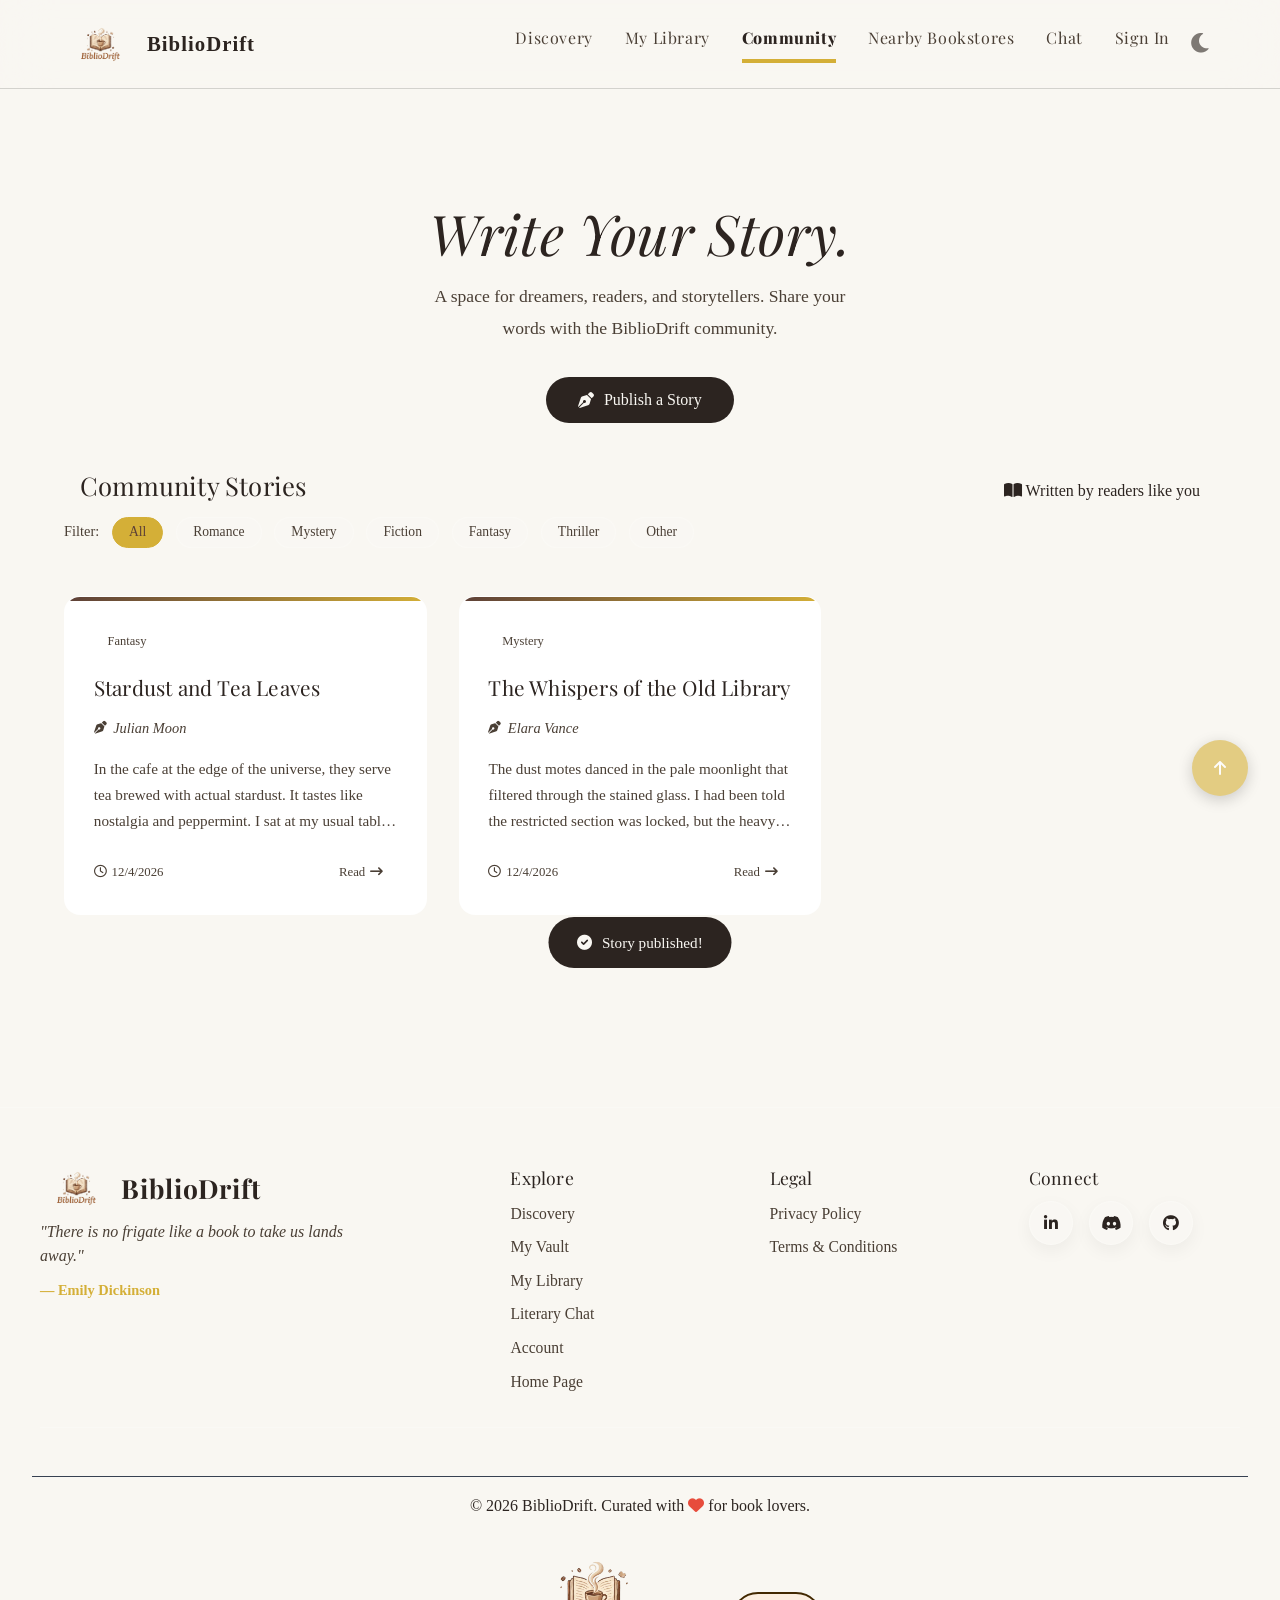
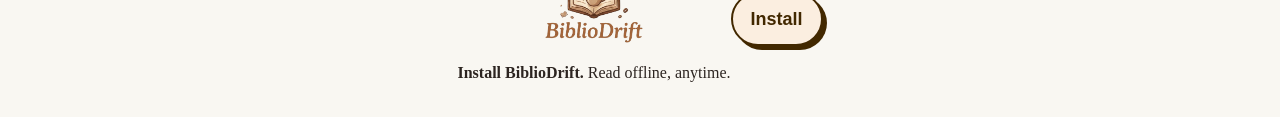
<file: frontend/pages/community-stories.html>
<!doctype html>
<html lang="en">
<head>
  <meta charset="UTF-8" />
  <script>
    (function () {
      const theme = localStorage.getItem('bibliodrift_theme');
      if (theme === 'night') document.documentElement.setAttribute('data-theme', 'night');
    })();
  </script>
  <meta name="viewport" content="width=device-width, initial-scale=1.0" />
  <meta name="description" content="BiblioDrift Community Stories – Read and publish your own stories." />
  <title>Community Stories | BiblioDrift</title>
  <link rel="stylesheet" href="../css/style.css" />
  <link rel="preconnect" href="https://fonts.googleapis.com" />
  <link rel="preconnect" href="https://fonts.gstatic.com" crossorigin />
  <link href="https://fonts.googleapis.com/css2?family=Playfair+Display:ital,wght@0,400;0,600;1,400&family=Georgia&display=swap" rel="stylesheet" />
  <link rel="stylesheet" href="https://cdnjs.cloudflare.com/ajax/libs/font-awesome/6.0.0/css/all.min.css" />
  <link rel="icon" href="../assets/images/biblioDrift_favicon.png" type="image/png">
  <link rel="manifest" href="/manifest.json">
  <meta name="theme-color" content="#2c2420">
  <style>
    .community-hero {
      text-align: center;
      padding: 5rem 1rem 3rem;
      animation: heroFade 1s ease-out;
    }
    .community-hero h1 {
      font-size: clamp(2rem, 6vw, 3.5rem);
      font-style: italic;
      margin-bottom: 1rem;
    }
    .community-hero p {
      color: var(--text-muted);
      font-size: 1.1rem;
      max-width: 50ch;
      margin: 0 auto 2rem;
      line-height: 1.8;
    }
    .btn-write {
      background: var(--text-main);
      color: var(--bg-color);
      border: none;
      padding: 0.9rem 2rem;
      border-radius: 30px;
      font-family: "Georgia", serif;
      font-size: 1rem;
      cursor: pointer;
      transition: all 0.3s;
      display: inline-flex;
      align-items: center;
      gap: 0.6rem;
    }
    .btn-write:hover {
      background: var(--accent-gold);
      color: #fff;
      transform: translateY(-2px);
      box-shadow: 0 5px 15px rgba(0,0,0,0.1);
    }

    /* Form Modal */
    .story-modal-backdrop {
      display: none;
      position: fixed;
      inset: 0;
      background: rgba(0,0,0,0.55);
      backdrop-filter: blur(6px);
      z-index: 2000;
      justify-content: center;
      align-items: center;
      padding: 1rem;
    }
    .story-modal-backdrop.active { display: flex; }
    .story-form-modal {
      background: var(--bg-color);
      border-radius: 20px;
      padding: 2.5rem;
      width: 100%;
      max-width: 620px;
      max-height: 90vh;
      overflow-y: auto;
      box-shadow: 0 25px 60px rgba(0,0,0,0.3);
      position: relative;
      animation: modalIn 0.4s cubic-bezier(0.175, 0.885, 0.32, 1.275);
    }
    @keyframes modalIn {
      from { opacity: 0; transform: scale(0.9) translateY(20px); }
      to   { opacity: 1; transform: scale(1) translateY(0); }
    }
    .story-form-modal h2 {
      font-family: "Playfair Display", serif;
      font-size: 1.8rem;
      margin-bottom: 1.8rem;
      color: var(--text-main);
    }
    .form-group {
      margin-bottom: 1.4rem;
      display: flex;
      flex-direction: column;
      gap: 0.4rem;
    }
    .form-group label {
      font-size: 0.9rem;
      color: var(--text-muted);
      text-transform: uppercase;
      letter-spacing: 0.5px;
    }
    .form-group input,
    .form-group select,
    .form-group textarea {
      background: var(--input-bg);
      border: 1px solid var(--input-border);
      border-radius: 10px;
      padding: 0.75rem 1rem;
      font-family: "Georgia", serif;
      font-size: 1rem;
      color: var(--text-main);
      outline: none;
      transition: all 0.3s;
      width: 100%;
    }
    .form-group input:focus,
    .form-group select:focus,
    .form-group textarea:focus {
      border-color: var(--accent-gold);
      box-shadow: 0 0 0 3px rgba(212,175,55,0.15);
      background: var(--book-bg);
    }
    .form-group textarea {
      min-height: 180px;
      resize: vertical;
      line-height: 1.7;
    }
    .char-count {
      font-size: 0.8rem;
      color: var(--text-muted);
      text-align: right;
    }
    .form-actions {
      display: flex;
      gap: 1rem;
      margin-top: 1rem;
    }
    .btn-publish {
      flex: 1;
      background: var(--accent-gold);
      color: var(--wood-dark);
      border: none;
      padding: 0.9rem;
      border-radius: 30px;
      font-family: "Georgia", serif;
      font-size: 1rem;
      cursor: pointer;
      font-weight: 600;
      transition: all 0.3s;
    }
    .btn-publish:hover {
      background: #c49a2f;
      transform: translateY(-2px);
    }
    .btn-cancel {
      background: transparent;
      border: 1px solid var(--input-border);
      color: var(--text-muted);
      padding: 0.9rem 1.5rem;
      border-radius: 30px;
      font-family: "Georgia", serif;
      font-size: 1rem;
      cursor: pointer;
      transition: all 0.3s;
    }
    .btn-cancel:hover { color: var(--text-main); }
    .close-form-btn {
      position: absolute;
      top: 1.2rem;
      right: 1.2rem;
      background: var(--glass-bg);
      border: none;
      width: 2.2rem;
      height: 2.2rem;
      border-radius: 50%;
      cursor: pointer;
      font-size: 1rem;
      color: var(--text-muted);
      display: flex;
      align-items: center;
      justify-content: center;
      transition: all 0.2s;
    }
    .close-form-btn:hover { background: var(--accent-gold); color: #fff; transform: rotate(90deg); }

    /* Stories Grid */
    .stories-section { margin-bottom: 5rem; }
    .stories-grid {
      display: grid;
      grid-template-columns: repeat(auto-fill, minmax(300px, 1fr));
      gap: 2rem;
      padding: 1rem 0;
    }

    /* Story Card */
    .story-card {
      background: var(--book-bg);
      border: 1px solid var(--glass-border);
      border-radius: 16px;
      padding: 1.8rem;
      display: flex;
      flex-direction: column;
      gap: 1rem;
      cursor: pointer;
      transition: all 0.3s ease;
      position: relative;
      overflow: hidden;
    }
    .story-card::before {
      content: '';
      position: absolute;
      top: 0; left: 0; right: 0;
      height: 4px;
      background: linear-gradient(90deg, var(--wood-dark), var(--accent-gold));
      border-radius: 16px 16px 0 0;
    }
    .story-card:hover {
      transform: translateY(-5px);
      box-shadow: 0 15px 40px rgba(0,0,0,0.12);
      border-color: var(--accent-gold);
    }
    .story-genre-badge {
      display: inline-flex;
      align-items: center;
      gap: 0.4rem;
      background: var(--glass-bg);
      border: 1px solid var(--glass-border);
      padding: 0.3rem 0.8rem;
      border-radius: 20px;
      font-size: 0.78rem;
      color: var(--text-muted);
      text-transform: capitalize;
      width: fit-content;
    }
    .story-card h3 {
      font-family: "Playfair Display", serif;
      font-size: 1.3rem;
      color: var(--text-main);
      line-height: 1.3;
      margin: 0;
    }
    .story-author-line {
      font-size: 0.9rem;
      color: var(--text-muted);
      font-style: italic;
      display: flex;
      align-items: center;
      gap: 0.4rem;
    }
    .story-preview {
      font-size: 0.95rem;
      color: var(--text-muted);
      line-height: 1.7;
      display: -webkit-box;
      -webkit-line-clamp: 3;
      -webkit-box-orient: vertical;
      overflow: hidden;
    }
    .story-meta {
      display: flex;
      justify-content: space-between;
      align-items: center;
      font-size: 0.8rem;
      color: var(--text-muted);
      padding-top: 0.5rem;
      border-top: 1px solid var(--glass-border);
    }
    .story-date { display: flex; align-items: center; gap: 0.3rem; }
    .story-read-btn {
      background: transparent;
      border: 1px solid var(--glass-border);
      color: var(--text-muted);
      padding: 0.3rem 0.8rem;
      border-radius: 20px;
      font-size: 0.8rem;
      cursor: pointer;
      font-family: "Georgia", serif;
      transition: all 0.2s;
      display: flex;
      align-items: center;
      gap: 0.3rem;
    }
    .story-read-btn:hover { background: var(--accent-gold); color: var(--wood-dark); border-color: var(--accent-gold); }

    /* Empty State */
    .stories-empty {
      text-align: center;
      padding: 4rem 1rem;
      color: var(--text-muted);
      grid-column: 1 / -1;
    }
    .stories-empty i { font-size: 3rem; color: var(--accent-gold); opacity: 0.5; margin-bottom: 1rem; display: block; }
    .stories-empty p { font-size: 1.1rem; font-family: "Playfair Display", serif; font-style: italic; }

    /* Read Modal */
    .story-read-backdrop {
      display: none;
      position: fixed;
      inset: 0;
      background: rgba(0,0,0,0.6);
      backdrop-filter: blur(8px);
      z-index: 3000;
      justify-content: center;
      align-items: center;
      padding: 1rem;
    }
    .story-read-backdrop.active { display: flex; }
    .story-read-modal {
      background: var(--paper-color);
      border-radius: 20px;
      padding: 3rem;
      width: 100%;
      max-width: 700px;
      max-height: 90vh;
      overflow-y: auto;
      box-shadow: 0 25px 60px rgba(0,0,0,0.3);
      position: relative;
      animation: modalIn 0.4s cubic-bezier(0.175, 0.885, 0.32, 1.275);
    }
    .story-read-modal .read-genre-label {
      font-size: 0.85rem;
      color: var(--text-muted);
      text-transform: uppercase;
      letter-spacing: 1px;
      margin-bottom: 0.8rem;
    }
    .story-read-modal h2 {
      font-family: "Playfair Display", serif;
      font-size: 2rem;
      font-style: italic;
      color: var(--text-main);
      margin-bottom: 0.5rem;
    }
    .story-read-modal .read-author {
      font-size: 1rem;
      color: var(--text-muted);
      font-style: italic;
      margin-bottom: 2rem;
      padding-bottom: 1.5rem;
      border-bottom: 2px solid var(--accent-gold);
    }
    .story-full-content {
      font-family: "Georgia", serif;
      font-size: 1.05rem;
      line-height: 1.9;
      color: var(--text-main);
      white-space: pre-wrap;
    }
    .close-read-btn {
      position: absolute;
      top: 1.2rem; right: 1.2rem;
      background: var(--glass-bg);
      border: none;
      width: 2.2rem; height: 2.2rem;
      border-radius: 50%;
      cursor: pointer;
      font-size: 1rem;
      color: var(--text-muted);
      display: flex;
      align-items: center;
      justify-content: center;
      transition: all 0.2s;
    }
    .close-read-btn:hover { background: var(--accent-gold); color: #fff; transform: rotate(90deg); }

    /* Filter Bar */
    .filter-bar {
      display: flex;
      gap: 0.8rem;
      flex-wrap: wrap;
      margin-bottom: 2rem;
      align-items: center;
    }
    .filter-bar label { font-size: 0.9rem; color: var(--text-muted); }
    .filter-btn {
      background: var(--glass-bg);
      border: 1px solid var(--glass-border);
      color: var(--text-muted);
      padding: 0.4rem 1rem;
      border-radius: 20px;
      font-size: 0.85rem;
      cursor: pointer;
      font-family: "Georgia", serif;
      transition: all 0.2s;
    }
    .filter-btn:hover, .filter-btn.active {
      background: var(--accent-gold);
      color: var(--wood-dark);
      border-color: var(--accent-gold);
    }

    /* Toast */
    .toast {
      position: fixed;
      bottom: 2rem;
      left: 50%;
      transform: translateX(-50%) translateY(100px);
      background: var(--text-main);
      color: var(--bg-color);
      padding: 0.8rem 1.8rem;
      border-radius: 30px;
      font-family: "Georgia", serif;
      font-size: 0.95rem;
      z-index: 9999;
      transition: transform 0.4s ease;
      display: flex;
      align-items: center;
      gap: 0.6rem;
    }
    .toast.show { transform: translateX(-50%) translateY(0); }

    @media (max-width: 768px) {
      .stories-grid { grid-template-columns: 1fr; }
      .story-form-modal, .story-read-modal { padding: 1.5rem; }
      .form-actions { flex-direction: column; }
    }
  </style>
    <link rel="stylesheet" href="../css/pwa.css">
</head>

<body>
  <header>
    <a href="app.html" class="logo">
      <img style="height: 40px" src="../assets/images/biblioDrift_favicon.png" alt="BiblioDrift Logo"> BiblioDrift
    </a>
    <div class="header-controls">
      <nav class="nav-links">
        <div class="tooltip">
          <a href="app.html">Discovery</a>
          <span class="tooltip-text"><i class="fa-solid fa-wand-magic-sparkles"></i> Explore books</span>
        </div>
        <div class="tooltip">
          <a href="library.html">My Library</a>
          <span class="tooltip-text"><i class="fa-solid fa-book"></i> My Library</span>
        </div>
        <div class="tooltip">
          <a href="community-stories.html" class="active">Community</a>
          <span class="tooltip-text"><i class="fa-solid fa-pen-nib"></i> Community Stories</span>
        </div>
        <div class="tooltip">
          <a href="nearby-bookstores.html">Nearby Bookstores</a>
          <span class="tooltip-text"><i class="fa-solid fa-location-dot"></i>Find bookstores near you</span>
        </div>
        <div class="tooltip">
          <a href="chat.html">Chat</a>
          <span class="tooltip-text"><i class="fa-solid fa-comments"></i> Chat</span>
        </div>
        <div class="tooltip">
          <a href="auth.html" id="navAuthLink">Sign In</a>
          <span class="tooltip-text" id="navAuthTooltip"><i class="fa-solid fa-key"></i> Access account</span>
        </div>
      </nav>
      <button id="themeToggle" class="btn-icon" title="Toggle Theme">
        <i class="fa-solid fa-moon"></i>
      </button>
    </div>
  </header>

  <main>
    <section class="community-hero">
      <h1>Write Your Story.</h1>
      <p>A space for dreamers, readers, and storytellers. Share your words with the BiblioDrift community.</p>
      <button class="btn-write" id="openFormBtn">
        <i class="fa-solid fa-pen-nib"></i> Publish a Story
      </button>
    </section>

    <section class="stories-section curated-section">
      <div class="section-header">
        <h2>Community Stories</h2>
        <span><i class="fa-solid fa-book-open"></i> Written by readers like you</span>
      </div>

      <div class="filter-bar">
        <label>Filter:</label>
        <button class="filter-btn active" data-genre="all">All</button>
        <button class="filter-btn" data-genre="romance">Romance</button>
        <button class="filter-btn" data-genre="mystery">Mystery</button>
        <button class="filter-btn" data-genre="fiction">Fiction</button>
        <button class="filter-btn" data-genre="fantasy">Fantasy</button>
        <button class="filter-btn" data-genre="thriller">Thriller</button>
        <button class="filter-btn" data-genre="other">Other</button>
      </div>

      <div class="stories-grid" id="storiesGrid"></div>
    </section>
  </main>

  <!-- Publish Modal -->
  <div class="story-modal-backdrop" id="storyFormBackdrop">
    <div class="story-form-modal">
      <button class="close-form-btn" id="closeFormBtn"><i class="fa-solid fa-xmark"></i></button>
      <h2><i class="fa-solid fa-feather" style="color: var(--accent-gold); margin-right: 0.5rem;"></i>Publish Your Story</h2>

      <div class="form-group">
        <label for="storyTitle">Story Title *</label>
        <input type="text" id="storyTitle" placeholder="Give your story a title..." maxlength="100" />
      </div>
      <div class="form-group">
        <label for="storyAuthor">Author Name *</label>
        <input type="text" id="storyAuthor" placeholder="Your name or pen name..." maxlength="60" />
      </div>
      <div class="form-group">
        <label for="storyGenre">Genre *</label>
        <select id="storyGenre">
          <option value="" disabled selected>Select a genre...</option>
          <option value="romance">Romance</option>
          <option value="mystery">Mystery</option>
          <option value="fiction">Fiction</option>
          <option value="fantasy">Fantasy</option>
          <option value="thriller">Thriller</option>
          <option value="biography">Biography</option>
          <option value="self-help">Self-Help</option>
          <option value="other">Other</option>
        </select>
      </div>
      <div class="form-group">
        <label for="storyContent">Your Story *</label>
        <textarea id="storyContent" placeholder="Once upon a time..." maxlength="5000"></textarea>
        <div class="char-count"><span id="charCount">0</span> / 5000 characters</div>
      </div>
      <div class="form-actions">
        <button class="btn-publish" id="publishBtn"><i class="fa-solid fa-paper-plane"></i> Publish Story</button>
        <button class="btn-cancel" id="cancelBtn">Cancel</button>
      </div>
    </div>
  </div>

  <!-- Read Modal -->
  <div class="story-read-backdrop" id="storyReadBackdrop">
    <div class="story-read-modal">
      <button class="close-read-btn" id="closeReadBtn"><i class="fa-solid fa-xmark"></i></button>
      <div class="read-genre-label" id="readGenre"></div>
      <h2 id="readTitle"></h2>
      <div class="read-author" id="readAuthor"></div>
      <div class="story-full-content" id="readContent"></div>
    </div>
  </div>

  <!-- Toast -->
  <div class="toast" id="toast">
    <i class="fa-solid fa-check-circle"></i>
    <span id="toastMsg">Story published!</span>
  </div>

  <script src="../js/footer.js"></script>
  <script src="../js/community-stories.js"></script>
  <script>
    const themeToggle = document.getElementById('themeToggle');
    const icon = themeToggle.querySelector('i');
    if (localStorage.getItem('bibliodrift_theme') === 'night') {
      document.documentElement.setAttribute('data-theme', 'night');
      icon.classList.replace('fa-moon', 'fa-sun');
    }
    themeToggle.addEventListener('click', () => {
      const isNight = document.documentElement.getAttribute('data-theme') === 'night';
      if (isNight) {
        document.documentElement.removeAttribute('data-theme');
        localStorage.setItem('bibliodrift_theme', 'day');
        icon.classList.replace('fa-sun', 'fa-moon');
      } else {
        document.documentElement.setAttribute('data-theme', 'night');
        localStorage.setItem('bibliodrift_theme', 'night');
        icon.classList.replace('fa-moon', 'fa-sun');
      }
    });
  </script>

  <button id="backToTop" class="btn-icon back-to-top" title="Back to Top"
    onclick="window.scrollTo({top: 0, behavior: 'smooth'});">
    <i class="fa-solid fa-arrow-up"></i>
  </button>
      <div id="pwa-install-banner" role="banner" aria-label="Install BiblioDrift app" class="pwa-banner-visible">
      <div class="pwa-banner-content">
          <img src="../assets/images/biblioDrift_favicon.png" alt="BiblioDrift icon" class="pwa-banner-icon">
          <div class="pwa-banner-text">
              <strong>Install BiblioDrift.</strong>
              <span>Read offline, anytime.</span>
          </div>
      </div>
      <div class="pwa-banner-actions">
          <button class="pwa-install-btn" id="pwa-install-btn" aria-label="Install BiblioDrift as an app">Install</button>
          <button class="pwa-dismiss-btn" id="pwa-dismiss-btn" aria-label="Dismiss install prompt"><i class="fa-solid fa-xmark"></i></button>
      </div>
  </div>
  <script src="../js/pwa.js"></script>
</body>
</html>
</file>
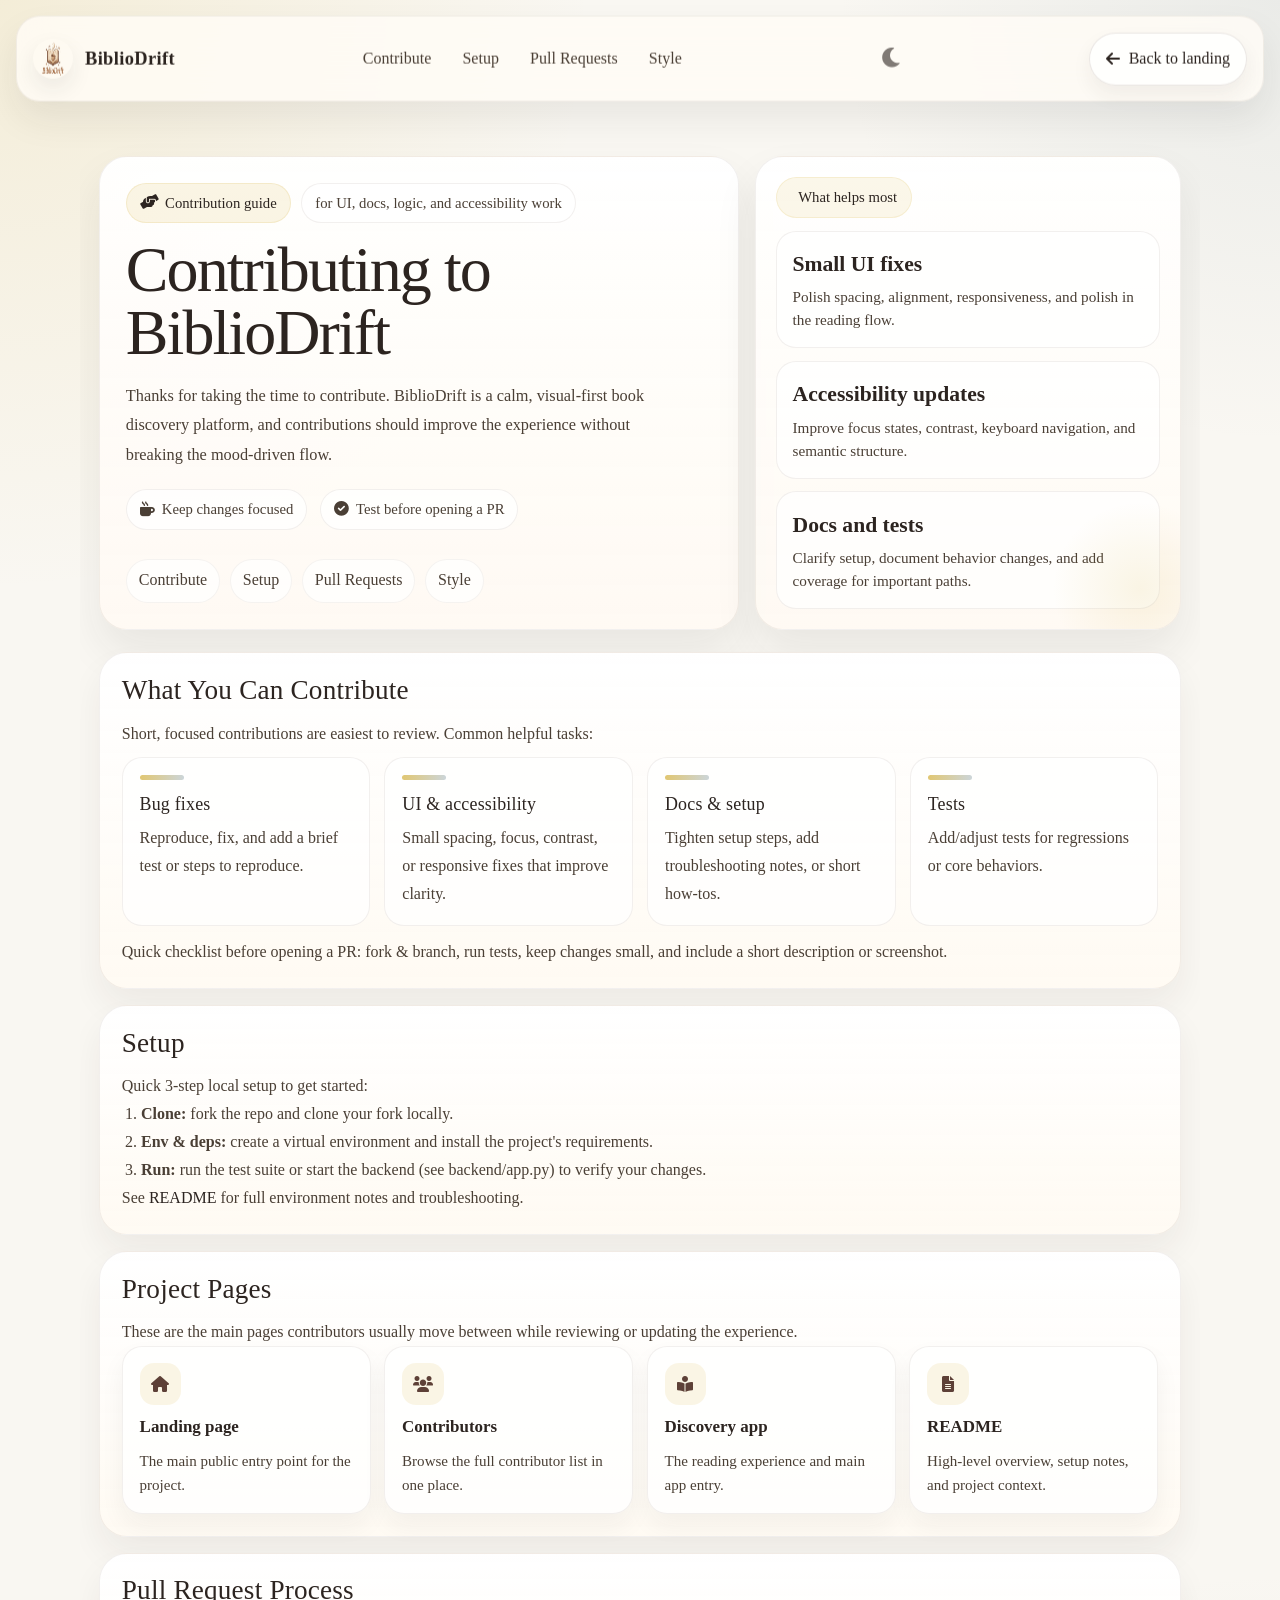
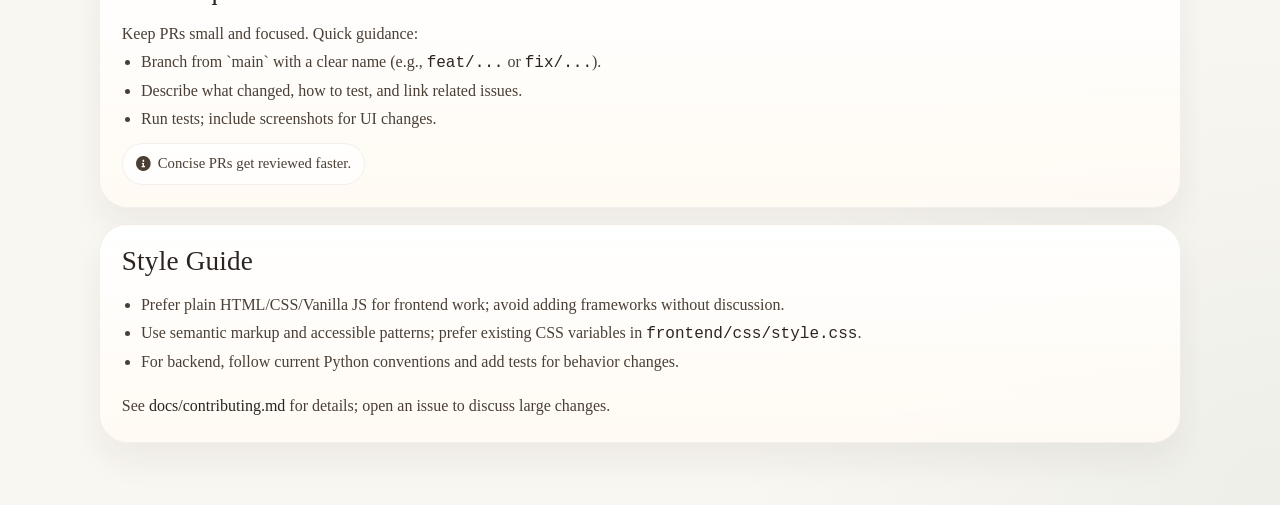
<file: frontend/pages/contributing.html>
<!doctype html>
<html lang="en">
<head>
  <meta charset="UTF-8" />
  <script>
    (function () {
      const theme = localStorage.getItem('bibliodrift_theme');
      if (theme === 'night') {
        document.documentElement.setAttribute('data-theme', 'night');
      }
    })();
  </script>
  <meta name="viewport" content="width=device-width, initial-scale=1.0" />
  <title>Contributing Guide | BiblioDrift</title>
  <link rel="stylesheet" href="../css/style.css" />
  <link rel="stylesheet" href="../css/style-responsive.css" />
  <link rel="stylesheet" href="https://cdnjs.cloudflare.com/ajax/libs/font-awesome/6.0.0/css/all.min.css" />
  <link rel="icon" href="../assets/images/biblioDrift_favicon.png" type="image/png" />
  <link rel="stylesheet" href="../css/contributing.css" />
  <style>
  </style>
    <link rel="manifest" href="../manifest.json">
    <link rel="stylesheet" href="../css/pwa.css">
</head>
<body class="landing-page">
  <div class="landing-shell">
    <header class="landing-header">
      <a class="landing-brand" href="index.html" aria-label="BiblioDrift home">
        <img src="../assets/images/biblioDrift_favicon.png" alt="BiblioDrift logo" />
        <span>BiblioDrift</span>
      </a>
      <nav class="landing-nav" aria-label="Guide sections">
        <a href="#contribute">Contribute</a>
        <a href="#setup">Setup</a>
        <a href="#pull-requests">Pull Requests</a>
        <a href="#style">Style</a>
      </nav>
      <!-- Dark Mode Toggle Button -->
      <button id="themeToggle" class="btn-icon" title="Toggle Theme">
        <i class="fa-solid fa-moon"></i>
      </button>
      <div class="landing-header-actions">
        <a class="btn-ghost app-link" href="index.html"><i class="fa-solid fa-arrow-left"></i> Back to landing</a>
      </div>
    </header>

    <main class="guide-shell">
      <section class="guide-hero reveal is-visible">
        <div class="guide-hero-copy">
          <div class="eyebrow-row">
            <span class="eyebrow-pill"><i class="fa-solid fa-handshake-angle"></i> Contribution guide</span>
            <span class="eyebrow-note">for UI, docs, logic, and accessibility work</span>
          </div>
          <h1>Contributing to BiblioDrift</h1>
          <p>
            Thanks for taking the time to contribute. BiblioDrift is a calm, visual-first book discovery platform, and contributions should improve the experience without breaking the mood-driven flow.
          </p>
          <div class="guide-actions">
            <span class="guide-note"><i class="fa-solid fa-mug-hot"></i> Keep changes focused</span>
            <span class="guide-note"><i class="fa-solid fa-circle-check"></i> Test before opening a PR</span>
          </div>
          <nav class="toc" aria-label="Contributing table of contents">
            <a href="#contribute">Contribute</a>
            <a href="#setup">Setup</a>
            <a href="#pull-requests">Pull Requests</a>
            <a href="#style">Style</a>
          </nav>
        </div>

        <aside class="guide-hero-aside">
          <span class="guide-kicker"><i class="fa-solid fa-sparkles"></i> What helps most</span>
          <div class="guide-hero-stat">
            <strong>Small UI fixes</strong>
            <span>Polish spacing, alignment, responsiveness, and polish in the reading flow.</span>
          </div>
          <div class="guide-hero-stat">
            <strong>Accessibility updates</strong>
            <span>Improve focus states, contrast, keyboard navigation, and semantic structure.</span>
          </div>
          <div class="guide-hero-stat">
            <strong>Docs and tests</strong>
            <span>Clarify setup, document behavior changes, and add coverage for important paths.</span>
          </div>
        </aside>
      </section>

      <section class="guide-section reveal" id="what-you-can-contribute">
        <a id="contribute" aria-hidden="true"></a>
        <h2>What You Can Contribute</h2>
        <p>Short, focused contributions are easiest to review. Common helpful tasks:</p>

        <div class="guide-grid" style="margin-top:0.6rem;">
          <article class="guide-card">
            <h3>Bug fixes</h3>
            <p>Reproduce, fix, and add a brief test or steps to reproduce.</p>
          </article>

          <article class="guide-card">
            <h3>UI & accessibility</h3>
            <p>Small spacing, focus, contrast, or responsive fixes that improve clarity.</p>
          </article>

          <article class="guide-card">
            <h3>Docs & setup</h3>
            <p>Tighten setup steps, add troubleshooting notes, or short how-tos.</p>
          </article>

          <article class="guide-card">
            <h3>Tests</h3>
            <p>Add/adjust tests for regressions or core behaviors.</p>
          </article>
        </div>

        <p style="margin-top:0.8rem;">Quick checklist before opening a PR: fork & branch, run tests, keep changes small, and include a short description or screenshot.</p>
      </section>

      <section class="guide-section reveal" id="setup">
        <h2>Setup</h2>
        <p>Quick 3-step local setup to get started:</p>
        <ol>
          <li><strong>Clone:</strong> fork the repo and clone your fork locally.</li>
          <li><strong>Env & deps:</strong> create a virtual environment and install the project's requirements.</li>
          <li><strong>Run:</strong> run the test suite or start the backend (see backend/app.py) to verify your changes.</li>
        </ol>
        <p>See <a href="https://github.com/devanshi14malhotra/BiblioDrift">README</a> for full environment notes and troubleshooting.</p>
      </section>

      <section class="guide-section reveal" id="project-pages">
        <h2>Project Pages</h2>
        <p>These are the main pages contributors usually move between while reviewing or updating the experience.</p>
        <div class="page-link-grid">
          <a class="page-link-card app-link" href="index.html">
            <i class="fa-solid fa-house"></i>
            <strong>Landing page</strong>
            <span>The main public entry point for the project.</span>
          </a>
          <a class="page-link-card app-link" href="contributors.html">
            <i class="fa-solid fa-users"></i>
            <strong>Contributors</strong>
            <span>Browse the full contributor list in one place.</span>
          </a>
          <a class="page-link-card app-link" href="app.html">
            <i class="fa-solid fa-book-open-reader"></i>
            <strong>Discovery app</strong>
            <span>The reading experience and main app entry.</span>
          </a>
          <a class="page-link-card app-link" href="../README.md">
            <i class="fa-solid fa-file-lines"></i>
            <strong>README</strong>
            <span>High-level overview, setup notes, and project context.</span>
          </a>
        </div>
      </section>

      <section class="guide-section reveal" id="pr-process">
        <a id="pull-requests" aria-hidden="true"></a>
        <h2>Pull Request Process</h2>
        <p>Keep PRs small and focused. Quick guidance:</p>
        <ul>
          <li>Branch from `main` with a clear name (e.g., <code>feat/...</code> or <code>fix/...</code>).</li>
          <li>Describe what changed, how to test, and link related issues.</li>
          <li>Run tests; include screenshots for UI changes.</li>
        </ul>
        <p class="guide-note" style="margin-top:0.6rem;"><i class="fa-solid fa-circle-info"></i> Concise PRs get reviewed faster.</p>
      </section>

      <section class="guide-section reveal" id="code-style">
        <a id="style" aria-hidden="true"></a>
        <h2>Style Guide</h2>
        <ul>
          <li>Prefer plain HTML/CSS/Vanilla JS for frontend work; avoid adding frameworks without discussion.</li>
          <li>Use semantic markup and accessible patterns; prefer existing CSS variables in <code>frontend/css/style.css</code>.</li>
          <li>For backend, follow current Python conventions and add tests for behavior changes.</li>
        </ul>
        <p style="margin-top: 1rem;">See <a href="https://github.com/devanshi14malhotra/BiblioDrift/blob/main/docs/contributing.md">docs/contributing.md</a> for details; open an issue to discuss large changes.</p>
      </section>
    </main>
    <button id="backToTop" aria-label="Back to top">↑</button>
  </div>

  <script src="../js/theme-manager.js"></script>
  <script src="../js/contributing.js"></script>
    <script src="../js/pwa.js"></script>
</body>
</html>
</file>
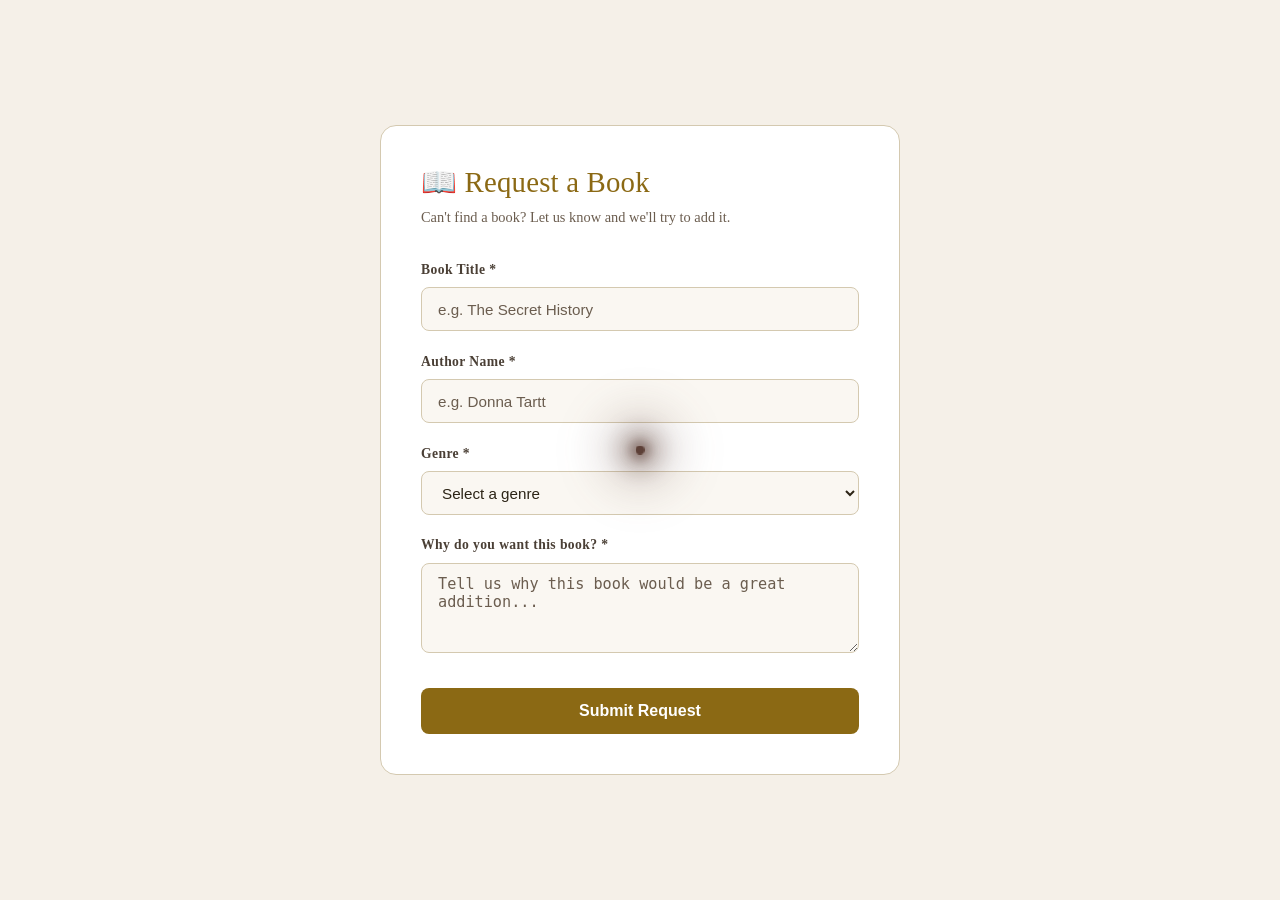
<file: frontend/pages/request-book.html>
<!DOCTYPE html>
<html lang="en">
<head>
  <meta charset="UTF-8" />
  <meta name="viewport" content="width=device-width, initial-scale=1.0"/>
  <title>Request a Book – BiblioDrift</title>
  <link rel="stylesheet" href="../css/style.css"/>
  <link rel="stylesheet" href="../css/style_main.css"/>
  <link rel="stylesheet" href="../css/style-responsive.css"/>
  <style>
    :root {
      --rb-bg: #f5f0e8;
      --rb-card: #ffffff;
      --rb-border: #d4c9b0;
      --rb-input-bg: #faf7f2;
      --rb-text: #2c2416;
      --rb-text-muted: #6b5d4f;
      --rb-text-secondary: #4a3f35;
      --rb-accent: #8b6914;
      --rb-btn-text: #ffffff;
    }

    @media (prefers-color-scheme: dark) {
      :root {
        --rb-bg: #1c140e;
        --rb-card: #2a1f18;
        --rb-border: #3d2d23;
        --rb-input-bg: #1f1610;
        --rb-text: #e8e0d0;
        --rb-text-muted: #9a8e7e;
        --rb-text-secondary: #c8bfb0;
        --rb-accent: #c9a84c;
        --rb-btn-text: #1c140e;
      }
    }

    .request-section {
      min-height: 100vh;
      display: flex;
      align-items: center;
      justify-content: center;
      padding: 2rem;
      background: var(--rb-bg);
    }
    .request-card {
      background: var(--rb-card);
      border: 1px solid var(--rb-border);
      border-radius: 16px;
      padding: 2.5rem;
      width: 100%;
      max-width: 520px;
    }
    .request-card h2 {
      font-family: 'Georgia', serif;
      color: var(--rb-accent);
      font-size: 1.8rem;
      margin-bottom: 0.4rem;
    }
    .request-card p.subtitle {
      color: var(--rb-text-muted);
      font-size: 0.9rem;
      margin-bottom: 1.8rem;
    }
    .form-group {
      margin-bottom: 1.2rem;
    }
    .form-group label {
      display: block;
      color: var(--rb-text-secondary);
      font-size: 0.85rem;
      margin-bottom: 0.4rem;
      letter-spacing: 0.03em;
      font-weight: 600;
    }
    .form-group input,
    .form-group select,
    .form-group textarea {
      width: 100%;
      background: var(--rb-input-bg) !important;
      border: 1px solid var(--rb-border) !important;
      border-radius: 8px;
      padding: 0.7rem 1rem;
      color: var(--rb-text) !important;
      font-size: 0.95rem;
      outline: none;
      transition: border-color 0.2s;
      box-sizing: border-box;
    }
    .form-group input::placeholder,
    .form-group textarea::placeholder {
      color: var(--rb-text-muted) !important;
      opacity: 1;
    }
    .form-group input:focus,
    .form-group select:focus,
    .form-group textarea:focus {
      border-color: var(--rb-accent) !important;
    }
    .form-group select option {
      background: var(--rb-card);
      color: var(--rb-text);
    }
    .form-group textarea {
      resize: vertical;
      min-height: 90px;
    }
    .submit-btn {
      width: 100%;
      padding: 0.85rem;
      background: var(--rb-accent);
      color: var(--rb-btn-text);
      border: none;
      border-radius: 8px;
      font-size: 1rem;
      font-weight: 600;
      cursor: pointer;
      margin-top: 0.5rem;
      transition: opacity 0.2s;
    }
    .submit-btn:hover { opacity: 0.85; }
    .success-msg {
      display: none;
      text-align: center;
      padding: 2rem 0;
    }
    .success-msg .checkmark {
      font-size: 3rem;
      margin-bottom: 1rem;
    }
    .success-msg h3 {
      color: var(--rb-accent);
      font-family: 'Georgia', serif;
      font-size: 1.4rem;
      margin-bottom: 0.5rem;
    }
    .success-msg p {
      color: var(--rb-text-muted);
      font-size: 0.9rem;
    }
    .back-link {
      display: inline-block;
      margin-top: 1.5rem;
      color: var(--rb-accent);
      text-decoration: none;
      font-size: 0.9rem;
    }
    .back-link:hover { text-decoration: underline; }
  </style>
    <link rel="manifest" href="../manifest.json">
    <link rel="stylesheet" href="../css/pwa.css">
</head>
<body>

<section class="request-section">
  <div class="request-card">

    <div id="form-container">
      <h2>📖 Request a Book</h2>
      <p class="subtitle">Can't find a book? Let us know and we'll try to add it.</p>

      <form id="requestForm">
        <div class="form-group">
          <label for="bookTitle">Book Title *</label>
          <input type="text" id="bookTitle" placeholder="e.g. The Secret History" required/>
        </div>

        <div class="form-group">
          <label for="authorName">Author Name *</label>
          <input type="text" id="authorName" placeholder="e.g. Donna Tartt" required/>
        </div>

        <div class="form-group">
          <label for="genre">Genre *</label>
          <select id="genre" required>
            <option value="" disabled selected>Select a genre</option>
            <option>Fiction</option>
            <option>Mystery</option>
            <option>Dark Academia</option>
            <option>Romance</option>
            <option>Fantasy</option>
            <option>Non-Fiction</option>
            <option>Science Fiction</option>
            <option>Horror</option>
            <option>Classic Literature</option>
            <option>Other</option>
          </select>
        </div>

        <div class="form-group">
          <label for="reason">Why do you want this book? *</label>
          <textarea id="reason" placeholder="Tell us why this book would be a great addition..." required></textarea>
        </div>

        <button type="submit" class="submit-btn">Submit Request</button>
      </form>
    </div>

    <div class="success-msg" id="successMsg">
      <div class="checkmark">✨</div>
      <h3>Request Submitted!</h3>
      <p>Thank you for your suggestion. We'll review it and try to add it to BiblioDrift soon.</p>
      <a href="../pages/app.html" class="back-link">← Back to Discovery</a>
    </div>

  </div>
</section>

<script>
  document.getElementById('requestForm').addEventListener('submit', function(e) {
    e.preventDefault();
    document.getElementById('form-container').style.display = 'none';
    document.getElementById('successMsg').style.display = 'block';
  });
</script>

    <script src="../js/theme-manager.js"></script>
  <script src="../js/ambient.js"></script>
    <script src="../js/pwa.js"></script>
</body>
</html>
</file>
<file: frontend/css/style.css>
:root {
    /* Day Theme (Default) */
    --bg-color: #f9f7f2;
    --header-bg: rgba(249, 247, 242, 0.8);
    --text-main: #2c2420;
    --text-muted: #4a3f35;
    /* Darker for better contrast */
    --accent-gold: #d4af37;
    --wood-dark: #5d4037;
    --wood-light: #8d6e63;
    --glass-bg: rgba(255, 255, 255, 0.1);
    --glass-border: rgba(255, 255, 255, 0.2);
    --shadow-soft: 0 10px 30px rgba(0, 0, 0, 0.05);
    --shadow-panel: 0 18px 45px rgba(44, 36, 32, 0.12);
    --input-bg: rgba(255, 255, 255, 0.5);
    --input-border: rgba(0, 0, 0, 0.1);
    --book-bg: #fff;
    --paper-color: #fffdf9;
    --nav-active-color: #3a241c;
    --nav-active-ring: rgba(58, 36, 28, 0.18);
    --surface-panel: rgba(255, 255, 255, 0.72);
    --surface-elevated: rgba(255, 255, 255, 0.92);
    --surface-soft: rgba(255, 255, 255, 0.58);
    --control-border: rgba(93, 64, 55, 0.14);
    --control-focus-ring: rgba(212, 175, 55, 0.24);
    --control-hover: rgba(255, 255, 255, 0.96);
    --radius-panel: 24px;
    --radius-control: 18px;

    /* Vibe Colors */
    --vibe-mystery: #78909c;
    --vibe-romance: #ef9a9a;
    --vibe-classic: #a1887f;

    /* Dimensions */
    --book-width: 160px;
    --book-height: 240px;

    --book-thick: 40px;

    --constellation-book: #facc15;
    --constellation-mood: #8b5cf6;
    --constellation-genre: #10b981;
    --constellation-author: #3b82f6;
    --constellation-shelf: #f97316;

    /* New Brand/UI Variables */
    --border-radius-soft: 12px;
    --shadow-hover: 0 15px 35px rgba(0, 0, 0, 0.15);
}

/* Fix: WCAG AA Contrast Floor - Issue #534 */
.glass-panel,
.book-tooltip,
.book-detail-modal,
[class*="glass"] {
    background: rgba(0, 0, 0, 0.45) !important;
    backdrop-filter: blur(12px);
    -webkit-backdrop-filter: blur(12px);
}

[data-theme="night"] {
    /* Night Theme (Dark Wood) */
    --bg-color: #1e1a18;
    --header-bg: rgba(30, 26, 24, 0.85);
    --text-main: #e0d5cb;
    --text-muted: #d5c7bc;
    /* Lighter for better contrast on dark */
    --accent-gold: #fccb4e;
    --wood-dark: #3e2723;
    --wood-light: #5d4037;
    --glass-bg: rgba(0, 0, 0, 0.3);
    --glass-border: rgba(255, 255, 255, 0.05);
    --shadow-soft: 0 10px 40px rgba(0, 0, 0, 0.4);
    --shadow-panel: 0 18px 45px rgba(0, 0, 0, 0.45);
    --input-bg: rgba(0, 0, 0, 0.2);
    --input-border: rgba(255, 255, 255, 0.1);
    --book-bg: #2c2420;
    --paper-color: #e0d5cb;
    /* Overrides */
    --shadow-hover: 0 15px 45px rgba(0, 0, 0, 0.5);
    --nav-active-color: #fff2df;
    --nav-active-ring: rgba(255, 242, 223, 0.22);
    --surface-panel: rgba(19, 16, 14, 0.74);
    --surface-elevated: rgba(34, 28, 25, 0.92);
    --surface-soft: rgba(255, 255, 255, 0.06);
    --control-border: rgba(255, 255, 255, 0.1);
    --control-focus-ring: rgba(252, 203, 78, 0.24);
    --control-hover: rgba(255, 255, 255, 0.1);
}

* {
    box-sizing: border-box;
    margin: 0;
    padding: 0;
}

/* Smooth core animation and hover transitions for interactive elements */
button,
input,
select,
textarea,
.search-input,
.action-btn,
.suggestion-btn,
.send-btn,
.btn-primary,
.close-modal-btn,
.close-genre-modal,
.genre-card,
.book-rec-item {
    transition:
        background-color 0.25s ease,
        color 0.25s ease,
        border-color 0.25s ease,
        box-shadow 0.25s ease,
        transform 0.25s ease,
        opacity 0.2s ease;
}

html {
    scroll-behavior: smooth;
    transition: background-color 0.4s ease, color 0.4s ease;
}

body {
    background-color: var(--bg-color);
    color: var(--text-main);
    font-family: "Georgia", serif;
    /* Classic serif for books */
    overflow-x: hidden;
    min-height: 100vh;
    display: flex;
    flex-direction: column;
    transition: background-color 0.4s ease, color 0.4s ease, border-color 0.4s ease, box-shadow 0.4s ease;
}

/* Global typography improvements */
html, body {
    font-size: 16px;
    -webkit-font-smoothing: antialiased;
    -moz-osx-font-smoothing: grayscale;
    text-rendering: optimizeLegibility;
}

/* Base text */
body, p, li, dd, dt {
    font-family: "Georgia", serif;
    font-size: 1rem;
    line-height: 1.65;
    color: var(--text-main);
}

/* Headings */
h1, h2, h3, h4, h5, h6 {
    font-family: "Playfair Display", serif;
    color: var(--text-main);
    margin: 0 0 0.5rem 0;
    line-height: 1.15;
    letter-spacing: 0.2px;
}

h1 { font-size: clamp(1.6rem, 2.8vw, 2.4rem); }
h2 { font-size: clamp(1.25rem, 2.2vw, 1.6rem); }
h3 { font-size: 1.15rem; }

/* Navigation & links */
.nav-links a {
    font-family: 'Playfair Display', 'Georgia', serif;
    font-size: 1rem;
    letter-spacing: 0.6px;
    color: var(--text-main);
    text-decoration: none;
}

a {
    color: var(--nav-active-color);
    text-decoration: none;
}

a:hover {
    text-decoration: underline;
}

/* Muted text */
.muted, .text-muted, small, .profile-email {
    color: var(--text-muted);
    font-size: 0.95rem;
}

/* Improve readability for content blocks */
.profile-card, .profile-section, .reading-heatmap-section, .achievements-section, .recent-activity-section {
    font-size: 0.98rem;
}


main {
    flex: 1;
}

/* Explicit night-mode overrides — bulletproof fallback */
[data-theme="night"] body,
html[data-theme="night"],
html[data-theme="night"] body {
    background-color: #1e1a18 !important;
    color: #fff5f5 !important;
}

[data-theme="night"] header {
    background: rgba(30, 26, 24, 0.85) !important;
    backdrop-filter: blur(25px);
    border-bottom: 1px solid rgba(255, 255, 255, 0.15);
}

[data-theme="night"] .search-input,
[data-theme="night"] input {
    background: rgba(0, 0, 0, 0.2) !important;
    color: #e0d5cb !important;
    border-color: rgba(255, 255, 255, 0.1) !important;
}


/* Global Wooden Scrollbar Styling */
::-webkit-scrollbar {
    width: 12px;
}

::-webkit-scrollbar-track {
    background: var(--bg-color);
}

::-webkit-scrollbar-thumb {
    background: linear-gradient(180deg, var(--wood-dark), var(--wood-light));
    border-radius: 6px;
    border: 2px solid var(--bg-color);
}

::-webkit-scrollbar-thumb:hover {
    background: linear-gradient(180deg, var(--wood-light), var(--wood-dark));
    box-shadow: inset 0 0 6px rgba(0, 0, 0, 0.3);
}

h1,
h2,
h3 {
    font-weight: normal;
    font-family: "Playfair Display", serif;
    /* Elegant headings */
}

/* --- Layout --- */
header {
    padding: 1.5rem 4rem;
    display: flex;
    justify-content: space-between;
    align-items: center;
    position: sticky;
    top: 0;
    z-index: 100;
    background: var(--header-bg);
    backdrop-filter: blur(25px);
    -webkit-backdrop-filter: blur(25px);
    border-bottom: 1px solid rgba(0, 0, 0, 0.15);
    /* Subtly deeper bottom border */
    transition: background-color 0.4s ease, color 0.4s ease, backdrop-filter 0.4s ease, border-color 0.4s ease;
}

.header-controls {
    display: flex;
    align-items: center;
    gap: 2rem;
}

/* Keep the header nav aligned and prevent overlap with the search input */
.header-controls {
    flex-wrap: nowrap;
    align-items: center;
    gap: 1rem;
}

.search-bar {
    flex: 0 1 320px;
    min-width: 140px;
    max-width: 420px;
}

.search-input {
    width: 100%;
    max-width: 320px;
}

.nav-links {
    display: flex;
    flex: 0 0 auto;
    gap: 1rem 2rem;
    white-space: nowrap;
}

@media (max-width: 880px) {
    .header {
        padding: 1rem 1.2rem;
    }
    .search-bar {
        max-width: 260px;
    }
}

.search-bar {
    position: relative;
    display: flex;
    align-items: center;
}

.search-input {
    background: var(--input-bg);
    border: 1px solid var(--input-border);
    padding: 0.5rem 1rem;
    border-radius: 20px;
    font-family: "Georgia", serif;
    width: 200px;
    transition: all 0.4s ease;
    outline: none;
    color: var(--text-main);
}

.search-input:hover,
.search-input:focus {
    background: var(--book-bg);
    border-color: rgba(212, 175, 55, 0.35);
}

.search-input:focus {
    width: 300px;
    box-shadow: 0 0 0 4px rgba(212, 175, 55, 0.14);
}

.search-icon {
    position: absolute;
    right: 10px;
    color: var(--text-muted);
    cursor: pointer;
    transition: color 0.3s ease;
}

.search-icon:hover {
    color: var(--text-main);
}

.logo {
    font-size: 1.5rem;
    letter-spacing: 1px;
    color: var(--text-main);
    text-decoration: none;
    display: flex;
    align-items: center;
    gap: 0.5rem;
}

.nav-links {
    display: flex;
    flex-wrap: wrap;
    gap: 1rem 2rem;
    align-items: center;
}

/* Keep navbar buttons on a single row; allow horizontal scroll on narrow viewports */
.nav-links {
    flex-wrap: nowrap;
    overflow-x: auto;
    -webkit-overflow-scrolling: touch;
    scrollbar-width: none; /* Firefox */
}

.nav-links::-webkit-scrollbar { display: none; }

.nav-links a {
    flex: 0 0 auto;
}

.nav-links a {
    text-decoration: none;
    color: var(--text-muted);
    transition: color 0.3s ease, border-color 0.3s ease, font-weight 0.3s ease;
    display: inline-block;
    border-bottom: 4px solid transparent;
    padding-bottom: 8px;
}

.nav-links a:hover,
.nav-links a.active {
    color: var(--text-main);
    font-weight: 800;
    border-bottom-color: var(--accent-gold);
}

/* Hide active underline if another link is hovered */
.nav-links:hover a.active:not(:hover) {
    border-bottom-color: transparent;
    color: var(--text-muted);
    font-weight: normal;
}

/* === ANIMATED HOVER TOOLTIPS FOR NAVIGATION (NEW) === */
.tooltip {
    position: relative;
    display: inline-block;
}

.tooltip-text {
    display: none;
}

.tooltip-text::after {
    display: none;
}

.tooltip:hover .tooltip-text {
    display: none;
}

/* Prevent tooltip from going off right edge for the last element */
.nav-links .tooltip:last-child .tooltip-text {
    left: auto;
    right: 0;
    transform: translateX(0%) scale(0.95) translateY(6px);
}

.nav-links .tooltip:last-child:hover .tooltip-text {
    transform: translateX(0%) scale(1) translateY(0);
}

.nav-links .tooltip:last-child .tooltip-text::after {
    left: auto;
    right: 15px;
    transform: rotate(45deg);
}

.tooltip-text i {
    display: none;
}

main {
    padding: 2rem 4rem;
    max-width: 1400px;
    margin: 0 auto;
    width: 100%;
    overflow-x: hidden;
}

/* Strong accessible focus states for keyboard navigation */
button:focus-visible,
.search-input:focus-visible,
input:focus-visible,
textarea:focus-visible,
select:focus-visible,
.action-btn:focus-visible,
.suggestion-btn:focus-visible,
.send-btn:focus-visible,
.btn-primary:focus-visible,
.close-modal-btn:focus-visible,
.close-genre-modal:focus-visible,
.genre-card:focus-visible,
.book-rec-item:focus-visible {
    outline: 3px solid rgba(212, 175, 55, 0.35);
    outline-offset: 2px;
}

select,
.dropdown {
    transition: background-color 0.28s ease, border-color 0.28s ease, box-shadow 0.28s ease, color 0.28s ease;
}

select:focus,
.dropdown:focus,
input:focus,
textarea:focus {
    box-shadow: 0 0 0 4px rgba(212, 175, 55, 0.12);
    border-color: rgba(212, 175, 55, 0.35);
}

/* --- Hero --- */
.hero {
    text-align: center;
    padding: 6rem 1rem;
    animation: heroFade 1s ease-out;
}

@keyframes heroFade {
    from {
        opacity: 0;
        transform: translateY(15px);
    }

    to {
        opacity: 1;
        transform: translateY(0);
    }
}


.hero h1 {
    font-size: clamp(2.5rem, 8vw, 4.5rem);
    margin-bottom: 1.5rem;
    font-style: italic;
    line-height: 1.2;
    letter-spacing: 0.5px;
    text-shadow: 2px 2px 4px rgba(0, 0, 0, 0.2);
}

.hero p {
    color: var(--text-muted);
    font-size: 1.2rem;
    line-height: 1.8;
    max-width: 55ch;
    margin: 0 auto;
}

/* --- Curated Tables (Horizontal Scroll) --- */
.curated-section {
    margin-bottom: 6rem;
    width: 100%;
    overflow-x: hidden;
}

.section-header {
    margin: 0 1rem 0.5rem 1rem;
    display: flex;
    justify-content: space-between;
    align-items: baseline;
    flex-wrap: wrap;
    gap: 1rem;
}

.curated-row {
    display: flex;
    gap: 3rem;
    padding: 2rem 1rem;
    overflow-x: auto;
    overflow-y: hidden;
    /* Allow horizontal scrolling on mobile */
    perspective: 1000px;
    -webkit-overflow-scrolling: touch;
    scroll-behavior: smooth;
    flex-wrap: nowrap;
}

/* --- 3D Book Component --- */
.book-scene {
    width: var(--book-width);
    height: var(--book-height);
    perspective: 1000px;
    cursor: pointer;
    flex-shrink: 0;
    min-width: var(--book-width);
}

.book {
    width: 100%;
    height: 100%;
    position: relative;
    transform-style: preserve-3d;
    /* Bouncy cozy feel */
    transform-origin: center center -20px;
    /* Pivot inside the book */
    animation: floatIn 0.8s ease-out backwards;
}

@keyframes floatIn {
    from {
        opacity: 0;
        transform: translateY(50px) scale(0.9);
    }

    to {
        opacity: 1;
        transform: translateY(0) scale(1);
    }
}

.book.flipped {
    transform: rotateY(180deg) scale(1.2) translateZ(50px);
    /* Expand and bring closer */
    z-index: 100;
}

/* Book Faces */
.book__face {
    position: absolute;
    width: 100%;
    height: 100%;
    backface-visibility: hidden;
    /* Hide back when front is clear */
    border-radius: var(--border-radius-soft);
    box-shadow: var(--shadow-soft);
    transition: box-shadow 0.3s ease, transform 0.3s ease;
}

.book__face--front {
    background: var(--book-bg);
    transform: rotateY(0deg);
    z-index: 2;
}

.book__face--front img {
    width: 100%;
    height: 100%;
    object-fit: cover;
    border-radius: 4px 8px 8px 4px;
}

.book__face--back {
    transform: rotateY(180deg);
    background: var(--paper-color);
    /* Paper color */
    padding: 1.2rem 0.6rem;
    display: flex;
    flex-direction: column;
    justify-content: space-between;
    border: 1px solid var(--glass-border);
    z-index: 1;
    color: #2c2420;
    /* Keep text dark for paper feel even in night mode */
}

/* The Spine */
.book__face--spine {
    position: absolute;
    width: var(--book-thick);
    height: 100%;
    left: 0;
    top: 0;
    transform: rotateY(-90deg) translateZ(calc(var(--book-thick) / 2));
}

/* Improved 3D Box Model */
/* Re-defining .book for proper thickness volume */
.book {
    transform-origin: center center -20px;
    /* Pivot inside the book */
}

.book__face--front {
    transform: translateZ(20px);
}

.book__face--back {
    transform: rotateY(180deg) translateZ(20px);
}

.book__face--spine {
    width: 40px;
    height: 100%;
    background: #333;
    /* Default spine color */
    transform: rotateY(-90deg) translateZ(20px);
    /* Adjust positioning to be flush left of front face */
    left: -20px;
    /* Half thickness */
}

.book__face--right {
    /* Pages */
    width: 40px;
    height: 100%;
    background: linear-gradient(to right, #fff, #f0f0f0 20%, #fff 40%);
    transform: rotateY(90deg) translateZ(140px);
    /* Width - half thickness */
    left: auto;
    right: -20px;
}

/* Hover Effect: Pull out */
.book-scene:hover .book:not(.flipped) {
    transform: translateZ(30px) translateY(-10px) rotateY(-10deg);
    filter: drop-shadow(var(--shadow-hover));
}

.book-scene:hover .book__face {
    box-shadow: var(--shadow-hover);
}

/* Glassmorphism Overlay (Quick view) */
.glass-overlay {
    position: absolute;
    bottom: 10px;
    left: 10px;
    right: 10px;
    background: rgba(255, 255, 255, 0.7);
    backdrop-filter: blur(8px);
    padding: 0.5rem;
    border-radius: 6px;
    opacity: 0;
    transform: translateY(10px);
    transition: all 0.3s ease;
    pointer-events: none;
    /* Let clicks pass to book */
}

.book-scene:hover .glass-overlay {
    opacity: 1;
    transform: translateY(0);
}

/* Back of book content */
.handwritten-note {
    font-family: "Courier New", Courier, monospace;
    /* Placeholder for handwriting font */
    color: var(--text-muted);
    font-size: 0.9rem;
    line-height: 1.4;
    background: #fffdc2;
    padding: 10px;
    transform: rotate(-2deg);
    box-shadow: 2px 2px 5px rgba(0, 0, 0, 0.1);
    margin-bottom: 1rem;
}

/* Read details Button */
.read-details-btn {
    background-color: #3e2723;
    color: #fffdf9;
    border: 1px solid var(--accent-gold);
    padding: 6px 16px;
    border-radius: 6px;
    font-family: 'Playfair Display', 'Georgia', serif;
    font-size: 0.82rem;
    cursor: pointer;
    display: flex;
    align-items: center;
    justify-content: center;
    gap: 6px;
    margin: 8px auto 14px auto;
    width: 96%;
    box-shadow: 0 3px 6px rgba(0, 0, 0, 0.15);
    transition: background-color 0.2s ease-in-out;
    white-space: nowrap;
}

.read-details-btn:hover {
    background-color: #5d4037;
}

.book__face--back .book-actions {
    display: flex;
    justify-content: center;
    gap: 6px;
    padding: 8px 4px;
    width: 100%;
    margin-top: auto;
    margin-bottom: 2px;
}

.book-actions {
    display: flex;
    gap: 0.35rem;
    justify-content: center;
    align-items: center;
    width: 100%;
}

.btn-icon {
    border: none;
    background: none;
    cursor: pointer;
    font-size: 1rem;
    padding: 0.15rem 0.25rem;
    opacity: 0.6;
    transition: opacity 0.2s, transform 0.12s;
}

.btn-icon:hover {
    opacity: 1;
    transform: scale(1.08);
}

/* Elegant, high-visibility tactile action buttons on flipped cards */
.book__face--back .book-actions .btn-icon {
    width: 28px !important;
    height: 28px !important;
    border-radius: 50% !important;
    background: #ffffff !important;
    border: 1.5px solid #5d4037 !important;
    color: #5d4037 !important;
    opacity: 1 !important;
    box-shadow: 0 2px 4px rgba(93, 64, 55, 0.12) !important;
    transition: all 0.2s cubic-bezier(0.4, 0, 0.2, 1) !important;
    display: inline-flex !important;
    align-items: center !important;
    justify-content: center !important;
    padding: 0 !important;
    margin: 0 !important;
    flex-shrink: 0 !important;
    box-sizing: border-box !important;
}

.book__face--back .book-actions .btn-icon i {
    font-size: 11px !important;
    width: auto !important;
    height: auto !important;
    display: inline-flex !important;
    align-items: center !important;
    justify-content: center !important;
}

.book__face--back .book-actions .btn-icon:hover {
    opacity: 1 !important;
    background: #3e2723 !important;
    color: #fffdf9 !important;
    border-color: #3e2723 !important;
    transform: translateY(-2px) scale(1.08) !important;
    box-shadow: 0 3px 8px rgba(62, 39, 35, 0.25) !important;
}

/* Mood magic button custom contrast */
.book__face--back .book-actions .btn-icon.mood-btn {
    color: #b58d12 !important;
    border-color: #e5c158 !important;
    background: #fffef2 !important;
}

.book__face--back .book-actions .btn-icon.mood-btn:hover {
    background: #b58d12 !important;
    color: #fffdf9 !important;
    border-color: #b58d12 !important;
}

/* Add to library button when checked */
.book__face--back .book-actions .btn-icon .fa-check {
    color: #2e7d32 !important;
}

.book__face--back .book-actions .btn-icon:hover .fa-check {
    color: #fffdf9 !important;
}

/* --- Virtual Shelves --- */
.shelves-container {
    width: 100%;
    overflow-x: hidden;
    display: flex;
    flex-direction: column;
    gap: 4rem;
    padding: 2rem 0;
}

.shelf-row {
    position: relative;
    padding: 0 2rem 1.5rem 2rem;
    /* Realistic Wood Texture Gradient */
    background:
        repeating-linear-gradient(90deg,
            transparent 0,
            transparent 4px,
            rgba(0, 0, 0, 0.02) 5px,
            transparent 10px),
        linear-gradient(to bottom, #5d4037 0%, #3e2723 100%);
    border-bottom: 25px solid #281a15;
    /* Thicker front lip */
    border-radius: 4px;
    box-shadow:
        0 20px 20px -10px rgba(0, 0, 0, 0.3),
        inset 0 2px 20px rgba(0, 0, 0, 0.2);
    display: flex;
    align-items: flex-end;
    gap: 1.5rem;
    /* More spacing for expanded books */
    min-height: 280px;
    flex-wrap: nowrap;
    overflow-x: auto;
    -webkit-overflow-scrolling: touch;
}

.shelf-row::after {
    /* Depth shadow on wall behind books */
    content: "";
    position: absolute;
    bottom: 25px;
    /* Above bottom lip */
    left: 0;
    right: 0;
    height: 100%;
    z-index: -1;
    background: linear-gradient(to bottom,
            rgba(0, 0, 0, 0.1),
            rgba(0, 0, 0, 0.4));
    pointer-events: none;
}

.shelf-label {
    position: absolute;
    top: -20px;
    left: 0;
    font-size: 1.2rem;
    color: var(--wood-light);
    font-style: italic;
}

/* --- Mood Analysis Styles --- */

/* Mood Tags on Book Covers */
.mood-tags {
    position: absolute;
    top: 5px;
    left: 5px;
    display: flex;
    flex-direction: column;
    gap: 2px;
}

.mood-tag {
    background: rgba(0, 0, 0, 0.7);
    color: white;
    padding: 2px 6px;
    border-radius: 10px;
    font-size: 0.7rem;
    font-weight: bold;
    text-transform: capitalize;
}

/* Mood-specific colors */
.mood-cozy {
    background: #8d6e63 !important;
}

.mood-dark {
    background: #424242 !important;
}

.mood-mysterious {
    background: #5e35b1 !important;
}

.mood-romantic {
    background: #e91e63 !important;
}

.mood-adventurous {
    background: #ff5722 !important;
}

.mood-melancholy {
    background: #607d8b !important;
}

.mood-uplifting {
    background: #4caf50 !important;
}

.mood-intense {
    background: #f44336 !important;
}

.mood-whimsical {
    background: #9c27b0 !important;
}

.mood-thought-provoking {
    background: #795548 !important;
}

/* Glass overlay mood tags */
.glass-mood-tags {
    margin-top: 0.5rem;
    display: flex;
    gap: 0.25rem;
    flex-wrap: wrap;
}

.glass-mood-tag {
    background: rgba(255, 255, 255, 0.3);
    padding: 1px 4px;
    border-radius: 8px;
    font-size: 0.6rem;
    text-transform: capitalize;
}

/* Back of book mood analysis */
.mood-analysis {
    margin-top: 1rem;
    padding-top: 0.5rem;
    border-top: 1px solid rgba(0, 0, 0, 0.1);
}

.mood-tags-back {
    display: flex;
    gap: 0.25rem;
    flex-wrap: wrap;
    margin-top: 0.25rem;
}

.mood-tag-small {
    background: var(--accent-gold);
    color: white;
    padding: 1px 4px;
    border-radius: 6px;
    font-size: 0.6rem;
    text-transform: capitalize;
}

/* Mood Analysis Modal */
.mood-modal {
    position: fixed;
    top: 0;
    left: 0;
    width: 100%;
    height: 100%;
    background: rgba(0, 0, 0, 0.7);
    display: flex;
    justify-content: center;
    align-items: center;
    z-index: 1000;
    backdrop-filter: blur(5px);
}

.mood-modal-content {
    background: var(--book-bg);
    border-radius: 12px;
    max-width: 500px;
    width: 90%;
    max-height: 80vh;
    overflow-y: auto;
    box-shadow: var(--shadow-soft);
    border: 1px solid var(--glass-border);
    display: flex;
    flex-direction: column;
}

.mood-modal-header {
    padding: 1.5rem;
    border-bottom: 1px solid var(--glass-border);
    display: flex;
    justify-content: space-between;
    align-items: center;
}

.mood-modal-header h3 {
    margin: 0;
    color: var(--text-main);
}

.close-modal {
    background: none;
    border: none;
    font-size: 1.5rem;
    cursor: pointer;
    color: var(--text-muted);
    padding: 0;
    width: 30px;
    height: 30px;
    display: flex;
    align-items: center;
    justify-content: center;
}

.close-modal:hover {
    color: var(--text-main);
}

.mood-modal-body {
    padding: 1.5rem;
}

.mood-section {
    margin-bottom: 1.5rem;
}

.mood-section h4 {
    margin: 0 0 0.5rem 0;
    color: var(--text-main);
    font-size: 1rem;
}

/* Sentiment Bar */
.sentiment-bar {
    width: 100%;
    height: 8px;
    background: #e0e0e0;
    border-radius: 4px;
    overflow: hidden;
    margin: 0.5rem 0;
}

.sentiment-fill {
    height: 100%;
    background: linear-gradient(to right, #f44336, #ff9800, #4caf50);
    transition: width 0.3s ease;
}

/* Large mood tags in modal */
.mood-tags-large {
    display: flex;
    gap: 0.5rem;
    flex-wrap: wrap;
}

.mood-tag-large {
    padding: 0.5rem 1rem;
    border-radius: 20px;
    font-size: 0.9rem;
    font-weight: bold;
    color: white;
    text-transform: capitalize;
}

/* Vibe quote styling */
.vibe-quote {
    background: var(--paper-color);
    padding: 1rem;
    border-radius: 8px;
    font-style: italic;
    color: #2c2420;
    border-left: 4px solid var(--accent-gold);
    margin: 0.5rem 0;
}

/* Mood button in book actions */
.mood-btn {
    color: var(--accent-gold) !important;
}

.mood-btn:hover {
    color: var(--wood-dark) !important;
    transform: scale(1.1);
}

/* Responsive mood modal */
@media (max-width: 768px) {
    .mood-modal-content {
        width: 95%;
        margin: 1rem;
    }

    .mood-tags-large {
        flex-direction: column;
    }

    .mood-tag-large {
        text-align: center;
    }
}

/* Utilities */
.hidden {
    display: none !important;
}

/* --- Constellation View --- */
.constellation-container {
    width: 100%;
    height: 800px; /* Fixed height for stability */
    min-height: 600px;
    margin-top: 2rem;
    position: relative;
    border-radius: 24px;
    overflow: hidden;
    background: 
        radial-gradient(circle at 50% 0%, rgba(30, 41, 59, 0.7), transparent),
        linear-gradient(to bottom, #020617, #0f172a);
    border: 1px solid rgba(255, 255, 255, 0.1);
    box-shadow: 0 25px 50px -12px rgba(0, 0, 0, 0.5);
    transition: opacity 0.4s ease, transform 0.4s ease;
    display: flex;
    flex-direction: column;
}

.constellation-container.hidden {
    display: none !important;
}

#constellation-svg {
    flex: 1;
    width: 100%;
    height: 100%;
    display: block;
    cursor: grab;
    will-change: transform;
    background: transparent;
}

.constellation-container:fullscreen {
    width: 100vw;
    height: 100vh;
    border-radius: 0;
    margin: 0;
}

.constellation-container:fullscreen #constellation-svg {
    height: 100vh;
    width: 100vw;
}

/* Node Styling */
.constellation-node {
    outline: none;
    transition: transform 0.3s cubic-bezier(0.34, 1.56, 0.64, 1);
}

.node-core {
    stroke: rgba(255, 255, 255, 0.8);
    stroke-width: 2;
    transition: all 0.3s ease;
}

.constellation-node:hover .node-core {
    stroke-width: 4;
    filter: brightness(1.3) drop-shadow(0 0 12px currentColor);
}

/* Related Books in Modal */
.related-books-box {
    background: rgba(255, 255, 255, 0.03);
    border: 1px solid rgba(255, 255, 255, 0.08);
    border-radius: 16px;
    padding: 1.2rem;
    margin-bottom: 1.5rem;
    transition: all 0.3s ease;
}

.related-header {
    display: flex;
    align-items: center;
    gap: 8px;
    margin-bottom: 1rem;
    color: var(--accent-gold);
    font-size: 0.95rem;
    font-weight: 600;
}

.related-books-container {
    display: flex;
    gap: 12px;
    overflow-x: auto;
    padding-bottom: 12px;
    scrollbar-width: thin;
    scrollbar-color: rgba(255, 255, 255, 0.1) transparent;
}

.related-books-container::-webkit-scrollbar {
    height: 4px;
}

.related-books-container::-webkit-scrollbar-thumb {
    background: rgba(255, 255, 255, 0.1);
    border-radius: 4px;
}

.related-book-item {
    flex: 0 0 90px;
    cursor: pointer;
    transition: all 0.3s cubic-bezier(0.4, 0, 0.2, 1);
    text-decoration: none;
}

.related-book-item:hover {
    transform: translateY(-4px) scale(1.05);
}

.related-book-item img {
    width: 100%;
    aspect-ratio: 2/3;
    object-fit: cover;
    border-radius: 6px;
    box-shadow: 0 4px 12px rgba(0, 0, 0, 0.3);
    border: 1px solid rgba(255, 255, 255, 0.1);
}

.related-book-title {
    font-size: 0.7rem;
    color: #e2e8f0;
    margin-top: 6px;
    display: -webkit-box;
    -webkit-line-clamp: 2;
    -webkit-box-orient: vertical;
    overflow: hidden;
    line-height: 1.2;
    font-weight: 500;
}

.constellation-node.active .node-core {
    stroke: #fff;
    stroke-width: 5;
    filter: brightness(1.5) drop-shadow(0 0 20px currentColor);
}

.constellation-node.dimmed {
    opacity: 0.2;
    filter: grayscale(0.8);
}

.constellation-node text {
    font-family: 'Inter', 'Segoe UI', sans-serif;
    letter-spacing: 0.5px;
    pointer-events: none;
    user-select: none;
    transition: all 0.3s ease;
    opacity: 0.9;
}

.constellation-node.dimmed text {
    opacity: 0;
}

/* Link Styling */
.constellation-link {
    stroke-opacity: 0.15;
    stroke-linecap: round;
    transition: all 0.3s ease;
}

.constellation-link.highlighted {
    stroke-opacity: 0.8;
    stroke-width: 3px !important;
}

.constellation-link.dimmed {
    stroke-opacity: 0.03;
}

/* Toolbar & Legend Overlay */
.constellation-toolbar {
    position: absolute;
    top: 24px;
    right: 24px;
    display: flex;
    gap: 12px;
    z-index: 100;
}

.constellation-toolbar button {
    background: rgba(15, 23, 42, 0.8);
    border: 1px solid rgba(255, 255, 255, 0.1);
    color: #e2e8f0;
    padding: 10px 16px;
    border-radius: 14px;
    backdrop-filter: blur(12px);
    cursor: pointer;
    font-size: 14px;
    font-weight: 500;
    display: flex;
    align-items: center;
    gap: 8px;
    transition: all 0.3s cubic-bezier(0.4, 0, 0.2, 1);
}

.constellation-toolbar button:hover {
    background: rgba(30, 41, 59, 0.9);
    border-color: var(--accent-gold);
    color: #fff;
    transform: translateY(-2px);
    box-shadow: 0 10px 15px -3px rgba(0, 0, 0, 0.3);
}

.constellation-legend {
    position: absolute;
    left: 24px;
    bottom: 24px;
    padding: 20px;
    background: rgba(15, 23, 42, 0.8);
    border: 1px solid rgba(255, 255, 255, 0.1);
    border-radius: 20px;
    backdrop-filter: blur(12px);
    z-index: 100;
    color: #f1f5f9;
}

.legend-item {
    display: flex;
    align-items: center;
    gap: 12px;
    margin-bottom: 8px;
    font-size: 13px;
    font-weight: 500;
}

.legend-item:last-child {
    margin-bottom: 0;
}

.legend-dot {
    width: 12px;
    height: 12px;
    border-radius: 50%;
    box-shadow: 0 0 10px currentColor;
    border: 2px solid rgba(255, 255, 255, 0.4);
}

.book-node { color: #facc15; }
.mood-node { color: #8b5cf6; }
.genre-node { color: #10b981; }
.author-node { color: #3b82f6; }
.shelf-node { color: #f97316; }

/* Empty State */
#constellation-empty-state {
    position: absolute;
    inset: 0;
    display: flex;
    flex-direction: column;
    align-items: center;
    justify-content: center;
    background: rgba(2, 6, 23, 0.8);
    backdrop-filter: blur(8px);
    z-index: 150;
    color: #94a3b8;
    text-align: center;
    padding: 40px;
}

#constellation-empty-state i {
    font-size: 48px;
    color: var(--accent-gold);
    margin-bottom: 20px;
    opacity: 0.8;
}

#constellation-empty-state h2 {
    color: #f1f5f9;
    font-size: 24px;
    margin-bottom: 12px;
}

@media (max-width: 768px) {
    .constellation-container {
        min-height: 600px;
    }
    .constellation-toolbar {
        top: 16px;
        right: 16px;
        gap: 8px;
    }
    .constellation-toolbar button {
        padding: 8px 12px;
        font-size: 12px;
    }
    .constellation-legend {
        left: 16px;
        bottom: 16px;
        padding: 12px;
    }
}


.constellation-container:fullscreen {
    width: 100vw;
    height: 100vh;
    border-radius: 0;
}

.constellation-container:fullscreen #constellation-svg {
    height: 100vh;
}

.view-toggles button {
    cursor: pointer;
    transition: all 0.3s ease;
}

.view-toggles .active-view {
    box-shadow: 0 4px 15px rgba(0, 0, 0, 0.2);
    transform: scale(1.05);
}

.fade-in {
    animation: fadeIn 1s ease;
}

@keyframes fadeIn {
    from {
        opacity: 0;
        transform: translateY(10px);
    }

    to {
        opacity: 1;
        transform: translateY(0);
    }
}

/* Theme Toggle Button Enhancement */
#themeToggle {
    font-size: 1.4rem;
    color: var(--text-main);
    cursor: pointer;
    transition:
        transform 0.3s ease,
        color 0.3s ease;
}

#themeToggle:hover {
    transform: rotate(15deg) scale(1.1);
    color: var(--accent-gold);
}


.footer {
    min-height: 120px;
    width: 100%;
    background-color: #222;
    display: flex;
    flex-direction: column;
    justify-content: center;
    align-items: center;
    gap: 1.2rem;
    padding: 2rem 0;
    margin-top: 4rem;
}

.social_icons {
    display: flex;
    gap: 2rem;
    z-index: 999;
}

.social_icons a {
    color: var(--accent-gold);
    font-size: 2rem;
    transition:
        transform 0.3s ease,
        color 0.3s ease;
    text-decoration: none;
}

.social_icons a:hover {
    color: white;
    transform: translateY(-5px);
}

.reading-progress {
    margin-top: 0.75rem;
    opacity: 0.85;
}

.progress-slider {
    width: 100%;
    accent-color: var(--accent-gold);
}

.reading-progress small {
    font-size: 0.7rem;
    opacity: 0.7;
}

/* --- Glass Modal --- */
.glass-modal {
    margin: auto;
    width: 90%;
    max-width: 900px;
    background: transparent;
    border: none;
    padding: 0;
    overflow: visible;
    max-height: 95vh;
}

.glass-modal::backdrop {
    background: rgba(0, 0, 0, 0.4);
    backdrop-filter: blur(5px);
}

.modal-content {
    background: rgba(255, 255, 255, 0.65);
    backdrop-filter: blur(20px);
    -webkit-backdrop-filter: blur(20px);
    border: 1px solid var(--glass-border);
    border-radius: 20px;
    box-shadow: 0 25px 50px -12px rgba(0, 0, 0, 0.25);
    padding: 2.5rem;
    position: relative;
    overflow: hidden;
    overflow-y: auto;
    animation: modalIn 0.4s cubic-bezier(0.175, 0.885, 0.32, 1.275);
    max-height: 90vh;
    color: var(--text-main);
}

[data-theme="night"] .modal-content {
    background: rgba(30, 26, 24, 0.8);
    border: 1px solid rgba(255, 255, 255, 0.1);
}

@keyframes modalIn {
    from {
        opacity: 0;
        transform: scale(0.9) translateY(20px);
    }

    to {
        opacity: 1;
        transform: scale(1) translateY(0);
    }
}

.close-modal-btn {
    position: absolute;
    top: 1.5rem;
    right: 1.5rem;
    background: var(--glass-bg);
    border: none;
    width: 2.5rem;
    height: 2.5rem;
    border-radius: 50%;
    cursor: pointer;
    font-size: 1.2rem;
    color: var(--text-muted);
    transition: all 0.2s;
    display: flex;
    justify-content: center;
    align-items: center;
    z-index: 10;
}

.close-modal-btn:hover {
    background: var(--accent-gold);
    color: #fff;
    transform: rotate(90deg);
}

.modal-body {
    display: grid;
    grid-template-columns: 300px 1fr;
    gap: 3rem;
}

.modal-media {
    display: flex;
    justify-content: center;
    align-items: center;
}

.modal-media img {
    width: 100%;
    height: auto;
    border-radius: 12px;
    box-shadow: 10px 10px 30px rgba(0, 0, 0, 0.2);
    transform: rotate(-3deg);
    transition: transform 0.3s;
}

.modal-media img:hover {
    transform: rotate(0) scale(1.02);
}

.modal-info {
    display: flex;
    flex-direction: column;
    gap: 1.5rem;
}

.modal-info h2 {
    font-size: 2.5rem;
    line-height: 1.2;
    margin-bottom: 0;
}

.modal-subtitle {
    font-size: 1.2rem;
    color: var(--text-muted);
    font-style: italic;
    margin-top: -1rem;
}

/* AI Insight Box */
.ai-insight-box {
    background: #fdfaf5;
    border: 1px solid rgba(212, 175, 55, 0.2);
    border-left: 4px solid var(--accent-gold);
    padding: 1.2rem 1.5rem;
    border-radius: 12px;
    margin-top: 1.5rem;
    box-shadow: 0 2px 8px rgba(0, 0, 0, 0.03);
}

#modal-ai-note {
    font-family: "Georgia", serif;
    font-style: italic;
    color: var(--text-main) !important;
    line-height: 1.6;
    font-size: 1.05rem;
    display: block;
}

[data-theme="night"] .ai-insight-box {
    background: linear-gradient(135deg,
            rgba(255, 255, 255, 0.05),
            rgba(0, 0, 0, 0.2));
}

.ai-insight-box::before {
    content: "";
    position: absolute;
    top: 0;
    left: 0;
    right: 0;
    height: 2px;
    background: linear-gradient(90deg,
            transparent,
            var(--accent-gold),
            transparent);
    opacity: 0.5;
}

.ai-header {
    display: flex;
    align-items: center;
    gap: 0.8rem;
    font-family: "Courier New", monospace;
    /* Tech feel */
    font-weight: bold;
    color: var(--accent-gold);
    margin-bottom: 1rem;
    text-transform: uppercase;
    letter-spacing: 1px;
    font-size: 0.9rem;
}

#modal-summary {
    line-height: 1.6;
    color: var(--text-main);
}

/* Theme-safe modal sub-elements */
.modal-section-title,
.purchase-header,
.purchase-links-box,
.emotion-tagging-section {
    color: var(--text-main);
}

.emotion-tag {
    display: inline-flex;
    align-items: center;
    gap: 5px;
    padding: 5px 12px;
    border-radius: 20px;
    font-size: 0.82rem;
    cursor: pointer;
    border: 1px solid var(--control-border);
    background: var(--surface-soft);
    color: var(--text-main);
    transition: all 0.2s ease;
    margin: 3px 2px;
}

.emotion-tag:hover,
.emotion-tag.active {
    background: var(--accent-gold);
    color: #2c2420;
    border-color: var(--accent-gold);
}

.modal-actions {
    margin-top: auto;
    display: flex;
    gap: 0.75rem;
    align-items: center;
    justify-content: flex-end;
    flex-wrap: wrap;
}

.btn-primary {
    background: var(--text-main);
    color: var(--bg-color);
    border: none;
    padding: 0.8rem 1.25rem;
    min-height: 44px;
    min-width: 140px;
    border-radius: 12px;
    font-family: "Georgia", serif;
    font-size: 1.05rem;
    cursor: pointer;
    transition: all 0.18s ease;
    display: flex;
    align-items: center;
    gap: 0.6rem;
}

.btn-primary:hover {
    background: var(--accent-gold);
    color: #fff;
    transform: translateY(-2px);
    box-shadow: 0 6px 20px rgba(0, 0, 0, 0.12);
}

/* Preview & Secondary buttons aligned with primary style */
.btn-preview,
.btn-secondary {
    min-height: 44px;
    min-width: 120px;
    padding: 0.7rem 1rem;
    border-radius: 12px;
    display: inline-flex;
    align-items: center;
    gap: 0.6rem;
    font-family: inherit;
    font-size: 0.98rem;
}

.btn-preview {
    background: transparent;
    color: var(--text-main);
    border: 2px solid var(--glass-border);
}

.btn-preview:hover {
    background: rgba(212,175,55,0.08);
    border-color: var(--accent-gold);
}

.btn-secondary {
    background: transparent;
    border: 1px solid var(--glass-border);
    color: var(--text-main);
}

.btn-secondary:hover {
    background: rgba(0,0,0,0.04);
    transform: translateY(-1px);
}

/* Accessible focus outlines */
.btn-primary:focus-visible,
.btn-preview:focus-visible,
.btn-secondary:focus-visible {
    outline: 3px solid rgba(212,175,55,0.18);
    outline-offset: 3px;
}

/* Make Add to Library button visually match the Preview button */
#modal-add-btn {
    min-height: 44px;
    min-width: 140px;
    padding: 0.8rem 1.25rem;
    border-radius: 12px;
    display: inline-flex;
    align-items: center;
    gap: 0.6rem;
    background: transparent;
    border: 2px solid var(--glass-border);
    color: var(--text-main);
    font-family: inherit;
    font-size: 1rem;
    cursor: pointer;
    transition: all 0.18s ease;
}

#modal-add-btn:hover {
    background: rgba(212,175,55,0.06);
    border-color: var(--accent-gold);
    transform: translateY(-1px);
}

/* When the book is already in the library show a filled accent state */
#modal-add-btn.library-remove-btn {
    background: linear-gradient(135deg, var(--accent-gold), #e6c44a);
    color: var(--wood-dark);
    border-color: var(--accent-gold);
    box-shadow: 0 8px 28px rgba(212,175,55,0.18);
}

#modal-add-btn.library-remove-btn:hover {
    transform: translateY(-2px);
}

#modal-add-btn:focus-visible {
    outline: 3px solid rgba(212,175,55,0.18);
    outline-offset: 3px;
}

/* Responsive Modal */
@media (max-width: 768px) {
    .modal-body {
        grid-template-columns: 1fr;
    }

    .modal-media img {
        max-width: 200px;
        transform: rotate(0);
    }

    .modal-content {
        padding: 1.5rem;
    }

    .modal-info h2 {
        font-size: 1.8rem;
    }

    .ai-insight-box {
        padding: 1rem 1.2rem;
    }

    #modal-ai-note {
        font-size: 0.95rem;
    }

    .modal-actions {
        flex-direction: column;
        width: 100%;
    }

    .btn-primary,
    .btn-secondary,
    .btn-preview {
        width: 100%;
    }
}

/* ===== CHAT INTERFACE STYLES ===== */

.chat-container {
    max-width: 900px;
    margin: 0 auto;
    height: calc(100vh - 80px);
    display: flex;
    flex-direction: column;
    background: var(--glass-bg);
    backdrop-filter: blur(20px);
    border: 1px solid var(--glass-border);
    border-radius: 20px;
    overflow: hidden;
    box-shadow: var(--shadow-soft);
}

.chat-header {
    padding: 20px 25px;
    background: var(--glass-bg);
    border-bottom: 1px solid var(--glass-border);
    display: flex;
    justify-content: space-between;
    align-items: center;
}

.bookseller-info {
    display: flex;
    align-items: center;
    gap: 15px;
}

.bookseller-avatar {
    width: 50px;
    height: 50px;
    background: var(--accent-gold);
    border-radius: 50%;
    display: flex;
    align-items: center;
    justify-content: center;
    color: var(--wood-dark);
    font-size: 20px;
    box-shadow: 0 4px 15px rgba(212, 175, 55, 0.3);
}

.bookseller-details h2 {
    font-family: 'Playfair Display', serif;
    color: var(--text-main);
    font-size: 1.4rem;
    margin-bottom: 4px;
}

.status {
    display: flex;
    align-items: center;
    gap: 8px;
    color: var(--text-muted);
    font-size: 0.9rem;
}

.status-dot {
    width: 8px;
    height: 8px;
    background: #4caf50;
    border-radius: 50%;
    animation: pulse 2s infinite;
}

@keyframes pulse {

    0%,
    100% {
        opacity: 1;
    }

    50% {
        opacity: 0.5;
    }
}

.chat-actions {
    display: flex;
    gap: 10px;
}

.action-btn {
    width: 40px;
    height: 40px;
    background: var(--glass-bg);
    border: 1px solid var(--glass-border);
    border-radius: 10px;
    color: var(--text-muted);
    cursor: pointer;
    transition: all 0.3s ease;
    display: flex;
    align-items: center;
    justify-content: center;
}

.action-btn:hover {
    background: var(--accent-gold);
    color: var(--wood-dark);
    transform: translateY(-2px);
}

.chat-messages {
    flex: 1;
    overflow-y: auto;
    padding: 20px 25px;
    display: flex;
    flex-direction: column;
    gap: 20px;
}

.message {
    display: flex;
    gap: 12px;
    max-width: 80%;
}

.message.user-message {
    align-self: flex-end;
    flex-direction: row-reverse;
}

.message-avatar {
    width: 35px;
    height: 35px;
    border-radius: 50%;
    display: flex;
    align-items: center;
    justify-content: center;
    font-size: 14px;
    flex-shrink: 0;
}

.bookseller-message .message-avatar {
    background: var(--accent-gold);
    color: var(--wood-dark);
}

.user-message .message-avatar {
    background: var(--wood-light);
    color: var(--paper-color);
}

.message-content {
    flex: 1;
}

.message-bubble {
    background: var(--glass-bg);
    border: 1px solid var(--glass-border);
    border-radius: 18px;
    padding: 15px 18px;
    backdrop-filter: blur(10px);
    box-shadow: 0 4px 15px rgba(0, 0, 0, 0.1);
}

.user-message .message-bubble {
    background: var(--accent-gold);
    color: var(--wood-dark);
    border-color: var(--accent-gold);
}

.message-bubble p {
    margin-bottom: 8px;
    line-height: 1.5;
    color: var(--text-main);
}

.user-message .message-bubble p {
    color: var(--wood-dark);
}

.message-bubble p:last-child {
    margin-bottom: 0;
}

.message-time {
    font-size: 0.75rem;
    color: var(--text-muted);
    margin-top: 5px;
    text-align: left;
}

.user-message .message-time {
    text-align: right;
}

.quick-suggestions {
    padding: 15px 25px;
    border-top: 1px solid var(--glass-border);
    background: var(--glass-bg);
}

.suggestions-header {
    font-size: 0.9rem;
    color: var(--text-muted);
    margin-bottom: 12px;
}

.suggestions-list {
    display: flex;
    gap: 10px;
    flex-wrap: wrap;
}

.suggestion-btn {
    background: var(--glass-bg);
    border: 1px solid var(--glass-border);
    border-radius: 20px;
    padding: 8px 15px;
    color: var(--text-main);
    cursor: pointer;
    transition: all 0.3s ease;
    font-size: 0.85rem;
    display: flex;
    align-items: center;
    gap: 6px;
    backdrop-filter: blur(10px);
}

.suggestion-btn:hover {
    background: var(--accent-gold);
    color: var(--wood-dark);
    transform: translateY(-2px);
    box-shadow: 0 4px 15px rgba(212, 175, 55, 0.3);
}

.chat-input-container {
    padding: 20px 25px;
    border-top: 1px solid var(--glass-border);
    background: var(--glass-bg);
}

.chat-input-wrapper {
    display: flex;
    gap: 12px;
    align-items: flex-end;
    background: var(--input-bg);
    border: 1px solid var(--input-border);
    border-radius: 20px;
    padding: 12px 15px;
    backdrop-filter: blur(10px);
}

#chatInput {
    flex: 1;
    background: transparent;
    border: none;
    outline: none;
    color: var(--text-main);
    font-size: 1rem;
    line-height: 1.4;
    resize: none;
    min-height: 24px;
    max-height: 120px;
    font-family: inherit;
}

#chatInput::placeholder {
    color: var(--text-muted);
}

.send-btn {
    width: 40px;
    height: 40px;
    background: var(--accent-gold);
    border: none;
    border-radius: 50%;
    color: var(--wood-dark);
    cursor: pointer;
    transition: all 0.3s ease;
    display: flex;
    align-items: center;
    justify-content: center;
    flex-shrink: 0;
}

.send-btn:hover {
    transform: scale(1.1);
    box-shadow: 0 4px 15px rgba(212, 175, 55, 0.4);
}

.send-btn:disabled {
    opacity: 0.5;
    cursor: not-allowed;
    transform: none;
}

.input-hint {
    margin-top: 8px;
    font-size: 0.8rem;
    color: var(--text-muted);
    display: flex;
    align-items: center;
    gap: 6px;
}

/* Book Recommendations in Chat */
.book-recommendation {
    margin: 15px 0;
    padding: 15px;
    background: var(--glass-bg);
    border: 1px solid var(--glass-border);
    border-radius: 12px;
    backdrop-filter: blur(10px);
}

.book-rec-header {
    display: flex;
    justify-content: space-between;
    align-items: center;
    margin-bottom: 12px;
}

.book-rec-title {
    font-weight: 600;
    color: var(--text-main);
    font-size: 0.95rem;
}

.book-rec-count {
    font-size: 0.8rem;
    color: var(--text-muted);
    background: var(--glass-bg);
    padding: 4px 8px;
    border-radius: 10px;
}

.book-rec-grid {
    display: grid;
    grid-template-columns: repeat(auto-fill, minmax(120px, 1fr));
    gap: 12px;
}

.book-rec-item {
    background: var(--glass-bg);
    border: 1px solid var(--glass-border);
    border-radius: 8px;
    padding: 10px;
    text-align: center;
    cursor: pointer;
    transition: all 0.3s ease;
    backdrop-filter: blur(5px);
}

.book-rec-item:hover {
    transform: translateY(-3px);
    box-shadow: 0 6px 20px rgba(0, 0, 0, 0.15);
    border-color: var(--accent-gold);
}

.book-rec-cover {
    width: 60px;
    height: 90px;
    background: var(--book-bg);
    border-radius: 4px;
    margin: 0 auto 8px;
    display: flex;
    align-items: center;
    justify-content: center;
    overflow: hidden;
    box-shadow: 0 2px 8px rgba(0, 0, 0, 0.1);
    flex-shrink: 0;
}

.book-rec-cover img {
    width: 100%;
    height: 100%;
    object-fit: cover;
}

.book-rec-cover i {
    font-size: 24px;
    color: var(--text-muted);
}

.book-rec-info h4 {
    font-size: 0.8rem;
    color: var(--text-main);
    margin-bottom: 4px;
    line-height: 1.2;
    display: -webkit-box;
    -webkit-line-clamp: 2;
    line-clamp: 2;
    -webkit-box-orient: vertical;
    overflow: hidden;
}

.book-rec-info p {
    font-size: 0.7rem;
    color: var(--text-muted);
    display: -webkit-box;
    -webkit-line-clamp: 1;
    line-clamp: 1;
    -webkit-box-orient: vertical;
    overflow: hidden;
}

/* Emotion Tags & Mood Filtering */
.emotion-tags-container {
    display: flex;
    flex-wrap: wrap;
    gap: 8px;
    margin: 12px 0;
}

.emotion-tag {
    background: var(--glass-bg);
    border: 1px solid var(--glass-border);
    border-radius: 16px;
    padding: 4px 12px;
    font-size: 0.75rem;
    color: var(--text-main);
    cursor: pointer;
    transition: all 0.2s ease;
    display: flex;
    align-items: center;
    gap: 6px;
}

.emotion-tag:hover {
    background: rgba(255, 255, 255, 0.1);
    border-color: var(--accent-gold);
}

.emotion-tag.active {
    background: var(--accent-gold);
    color: #000;
    border-color: var(--accent-gold);
}

.mood-selector-modal {
    margin-top: 16px;
    padding: 16px;
    background: rgba(0, 0, 0, 0.2);
    border-radius: 12px;
    border: 1px solid var(--glass-border);
}

.mood-selector-title {
    font-family: 'Playfair Display', serif;
    font-size: 1rem;
    margin-bottom: 12px;
    color: var(--accent-gold);
}

.mood-grid {
    display: grid;
    grid-template-columns: repeat(auto-fill, minmax(100px, 1fr));
    gap: 10px;
}

.mood-item {
    padding: 8px;
    border-radius: 8px;
    background: var(--glass-bg);
    border: 1px solid var(--glass-border);
    text-align: center;
    cursor: pointer;
    transition: transform 0.2s;
}

.mood-item:hover {
    transform: scale(1.05);
    border-color: var(--accent-gold);
}

.mood-item i {
    display: block;
    font-size: 1.2rem;
    margin-bottom: 4px;
}

.mood-item span {
    font-size: 0.7rem;
    text-transform: uppercase;
    letter-spacing: 0.5px;
}

/* Typing Indicator */
.typing-indicator {
    display: flex;
    align-items: center;
    gap: 12px;
    max-width: 80%;
}

.typing-indicator .message-avatar {
    width: 35px;
    height: 35px;
    background: var(--accent-gold);
    color: var(--wood-dark);
    border-radius: 50%;
    display: flex;
    align-items: center;
    justify-content: center;
    font-size: 14px;
}

.typing-bubble {
    background: var(--glass-bg);
    border: 1px solid var(--glass-border);
    border-radius: 18px;
    padding: 15px 18px;
    backdrop-filter: blur(10px);
    display: flex;
    align-items: center;
    gap: 4px;
}

.typing-dot {
    width: 8px;
    height: 8px;
    background: var(--text-muted);
    border-radius: 50%;
    animation: typing 1.4s infinite ease-in-out;
}

.typing-dot:nth-child(2) {
    animation-delay: 0.2s;
}

.typing-dot:nth-child(3) {
    animation-delay: 0.4s;
}

@keyframes typing {

    0%,
    60%,
    100% {
        transform: translateY(0);
        opacity: 0.4;
    }

    30% {
        transform: translateY(-10px);
        opacity: 1;
    }
}

/* Responsive Design */
@media (max-width: 768px) {
    .chat-container {
        height: calc(100vh - 60px);
        border-radius: 0;
        margin: 0;
    }

    .chat-header {
        padding: 15px 20px;
    }

    .bookseller-details h2 {
        font-size: 1.2rem;
    }

    .chat-messages {
        padding: 15px 20px;
    }

    .message {
        max-width: 90%;
    }

    .suggestions-list {
        flex-direction: column;
    }

    .suggestion-btn {
        justify-content: center;
    }

    .book-rec-grid {
        grid-template-columns: repeat(auto-fill, minmax(100px, 1fr));
        gap: 8px;
    }
}

@media (max-width: 480px) {
    .chat-header {
        padding: 12px 15px;
    }

    .bookseller-avatar {
        width: 40px;
        height: 40px;
        font-size: 16px;
    }

    .bookseller-details h2 {
        font-size: 1.1rem;
    }

    .chat-messages {
        padding: 12px 15px;
    }

    .chat-input-container {
        padding: 15px;
    }

    .book-rec-grid {
        grid-template-columns: repeat(2, 1fr);
    }
}

/* ===== GENRE SECTION STYLES ===== */
.genre-grid {
    display: grid;

    grid-template-columns: repeat(auto-fill, minmax(180px, 1fr));
    gap: 1.25rem;
    padding: 2rem 0.5rem
}

/* Genre Card - Vintage Book Spine Look */
/* Genre Card - Compact Vintage Rectangular Look */
.genre-card {
    display: flex;
    flex-direction: row;
    /* Horizontal layout */
    align-items: center;
    justify-content: flex-start;
    gap: 1rem;
    padding: 1.35rem 1.6rem;
    cursor: pointer;
    transition: all 0.3s cubic-bezier(0.23, 1, 0.32, 1);

    /* Rectangular Shape */
    border-radius: 18px;
    box-shadow: 0 10px 24px rgba(0, 0, 0, 0.18);

    min-height: 112px;
    position: relative;
    overflow: hidden;
    border: 1px solid rgba(255, 255, 255, 0.08);
    backdrop-filter: blur(10px);
}

/* Remove gold lines for cleaner small look */
.genre-card::before,
.genre-card::after {
    display: none;
}

.genre-card i {
    font-size: 1.9rem;
    margin-bottom: 0;
    margin-right: 0;
    color: rgba(255, 255, 255, 0.95);
    /* Bright White/Gold */
    text-shadow: 0 1px 3px rgba(0, 0, 0, 0.3);
    transition: transform 0.3s ease;
    flex-shrink: 0;
}

.genre-card span {
    font-family: 'Playfair Display', serif;
    font-size: 1.1rem;
    font-weight: 600;
    color: #f5f5f5;
    text-transform: capitalize;
    /* Easier to read */
    letter-spacing: 0.5px;
    text-shadow: 0 1px 2px rgba(0, 0, 0, 0.5);
    text-align: left;
    writing-mode: horizontal-tb;
    /* Horizontal Text */
    transform: none;
    line-height: 1.2;
}

.genre-card:hover {
    transform: translateY(-6px);
    box-shadow: 0 16px 30px rgba(0, 0, 0, 0.28);
    z-index: 10;
}

.genre-card:hover i {
    transform: scale(1.1);
    color: #fff;
}

/* Genre Card Colors - Vintage Leather Palette (Deep & Dark) */

/* Romance: Deep Burgundy (Vintage Red) */
.genre-card[data-genre="romance"] {
    background: linear-gradient(90deg, #4a0d24 0%, #751838 40%, #5c112a 100%);
}

/* Mystery: Midnight Navy */
.genre-card[data-genre="mystery"] {
    background: linear-gradient(90deg, #0d1b33 0%, #1a2f52 40%, #12213d 100%);
}

/* Fiction: Classic Dark Green */
.genre-card[data-genre="fiction"] {
    background: linear-gradient(90deg, #0f3316 0%, #1e5228 40%, #163d1e 100%);
}

/* Crime: Charcoal Black */
.genre-card[data-genre="crime"] {
    background: linear-gradient(90deg, #181818 0%, #2e2e2e 40%, #1f1f1f 100%);
}

/* Fantasy: Deep Royal Purple */
.genre-card[data-genre="fantasy"] {
    background: linear-gradient(90deg, #240a3d 0%, #3e1b61 40%, #2e104a 100%);
}

/* Thriller: Burnt Rust/Dark Terracotta */
.genre-card[data-genre="thriller"] {
    background: linear-gradient(90deg, #3d1508 0%, #612712 40%, #4a1a0d 100%);
}

/* Biography: Old Leather Brown */
.genre-card[data-genre="biography"] {
    background: linear-gradient(90deg, #2b1b12 0%, #4e342e 40%, #3e2723 100%);
}

/* Self-Help: Olive Drab */
.genre-card[data-genre="self-help"] {
    background: linear-gradient(90deg, #20330d 0%, #334d16 40%, #273b11 100%);
}

/* Science: Dark Slate/Teal */
.genre-card[data-genre="science"] {
    background: linear-gradient(90deg, #08282e 0%, #14424a 40%, #0e3036 100%);
}

/* History: Worn Bronze/Brown */
.genre-card[data-genre="history"] {
    background: linear-gradient(90deg, #382e1c 0%, #594a2e 40%, #453923 100%);
}

/* Genre Modal Start */

/* Genre Modal */
.genre-modal {
    position: fixed;
    top: 0;
    left: 0;
    width: 100%;
    height: 100%;
    background: rgba(0, 0, 0, 0.6);
    backdrop-filter: blur(8px);
    -webkit-backdrop-filter: blur(8px);
    border: none;
    padding: 0;
    max-width: 100%;
    max-height: 100%;
    z-index: 10000;
}

.genre-modal::backdrop {
    background: transparent;
}

.genre-modal-content {
    background: var(--bg-color);
    width: 90%;
    max-width: 1100px;
    max-height: 85vh;
    margin: 5vh auto;
    border-radius: 24px;
    overflow: hidden;
    box-shadow: 0 25px 80px rgba(0, 0, 0, 0.3);
    display: flex;
    flex-direction: column;
    color: var(--text-main);
}

.genre-modal-header {
    display: flex;
    justify-content: space-between;
    align-items: center;
    padding: 1.5rem 2rem;
    border-bottom: 1px solid rgba(0, 0, 0, 0.1);
    background: linear-gradient(to bottom, var(--card-bg), transparent);
}

.genre-modal-header h2 {
    font-family: 'Playfair Display', serif;
    font-size: 1.75rem;
    color: var(--text-main);
    margin: 0;
}

.close-genre-modal {
    width: 44px;
    height: 44px;
    background: transparent;
    border: 1px solid transparent;
    font-size: 1.5rem;
    color: var(--text-muted, rgba(0, 0, 0, 0.6));
    cursor: pointer;
    padding: 0;
    line-height: 1;
    border-radius: 50%;
    flex-shrink: 0;
    aspect-ratio: 1 / 1;
    display: flex;
    align-items: center;
    justify-content: center;
    transition: all 0.25s cubic-bezier(0.25, 0.46, 0.45, 0.94);
}

.close-genre-modal:hover {
    background-color: rgba(220, 53, 69, 0.08);
    color: #c9302c;
    transform: scale(1.04);
}

.close-genre-modal:active {
    transform: scale(0.96);
}

[data-theme="night"] .close-genre-modal {
    background-color: transparent;
    border: 1px solid transparent;
    color: rgba(255, 255, 255, 0.7);
}

[data-theme="night"] .close-genre-modal:hover {
    background-color: rgba(255, 99, 104, 0.12);
    border-color: rgba(255, 99, 104, 0.25);
    color: #ffb3b3;
    transform: scale(1.04);
}

.genre-modal-body {
    padding: 2rem;
    overflow-y: auto;
    flex: 1;
}

/* Genre Books Grid */
.genre-books-grid {
    display: grid;
    grid-template-columns: repeat(auto-fill, minmax(140px, 1fr));
    gap: 1.5rem;
    padding: 2rem;
    perspective: 1000px;
    justify-items: center;
    width: 100%;
    max-width: 100%;
}

.genre-book-card {
    background: var(--card-bg);
    border-radius: 12px;
    overflow: hidden;
    transition: all 0.3s ease;
    cursor: pointer;
    box-shadow: 0 4px 15px rgba(0, 0, 0, 0.1);
}

.genre-book-card:hover {
    transform: translateY(-5px);
    box-shadow: 0 12px 30px rgba(0, 0, 0, 0.2);
}

.genre-book-card img {
    width: 100%;
    height: 200px;
    object-fit: cover;
}

.genre-book-info {
    padding: 1rem;
}

.genre-book-info h4 {
    font-family: 'Playfair Display', serif;
    font-size: 0.95rem;
    font-weight: 600;
    color: var(--text-main);
    margin: 0 0 0.25rem 0;
    display: -webkit-box;
    -webkit-line-clamp: 2;
    line-clamp: 2;
    -webkit-box-orient: vertical;
    overflow: hidden;
}

.genre-book-info p {
    font-size: 0.8rem;
    color: var(--text-secondary);
    margin: 0;
}

.genre-loading {
    grid-column: 1 / -1;
    display: flex;
    flex-direction: column;
    align-items: center;
    justify-content: center;
    padding: 3rem;
    color: var(--text-secondary);
    gap: 1rem;
}

.genre-loading i {
    font-size: 2rem;
    color: var(--accent-gold);
}

/* Genre Responsive */
@media (max-width: 900px) {
    .genre-grid {
        grid-template-columns: repeat(auto-fit, minmax(160px, 1fr));
    }
}

@media (max-width: 600px) {
    .genre-grid {
        grid-template-columns: repeat(auto-fit, minmax(140px, 1fr));
        gap: 0.9rem;
    }

    .genre-card {
        min-height: 96px;
        padding: 1rem 1rem;
        gap: 0.85rem;
    }

    .genre-card i {
        font-size: 1.5rem;
    }

    .genre-card span {
        font-size: 0.85rem;
    }

    .genre-modal-content {
        width: 95%;
        max-height: 90vh;
        margin: 2.5vh auto;
    }

    .genre-books-grid {
        grid-template-columns: repeat(2, 1fr);
        gap: 1rem;
    }
}

/* ===== 3D BOOKSHELF STYLES =====  */

/* Main bookshelf container with perspective */
.bookshelf-3d-container {
    perspective: 1200px;
    perspective-origin: center 40%;
    padding: 2rem 0;
    min-height: 400px;
    display: flex;
    flex-direction: column;
}

/* Empty State Placeholder */
.library-empty-state {
    text-align: center;
    padding: 4rem 2rem;
    background: var(--glass-bg);
    backdrop-filter: blur(10px);
    border: 1px solid var(--glass-border);
    border-radius: 20px;
    max-width: 600px;
    margin: 2rem auto;
    animation: fadeIn 0.8s ease-out;
    display: flex;
    flex-direction: column;
    align-items: center;
    box-shadow: var(--shadow-soft);
}

.empty-state-icon {
    font-size: 4rem;
    color: var(--accent-gold);
    margin-bottom: 1.5rem;
    opacity: 0.8;
}

.library-empty-state h2 {
    font-size: 2rem;
    margin-bottom: 1rem;
    font-family: 'Playfair Display', serif;
    font-style: italic;
}

.library-empty-state p {
    color: var(--text-muted);
    font-size: 1.1rem;
    line-height: 1.6;
    max-width: 40ch;
    margin-bottom: 1rem;
}

/* Individual shelf section */
.shelf-section-3d {
    margin-bottom: 4rem;
    position: relative;
    padding-top: 2rem;
    border-top: 4px solid #3e2723;
}

.shelf-section-3d:first-child {
    border-top: none;
    padding-top: 0;
}

.shelf-section-3d .shelf-label {
    position: relative;
    top: auto;
    left: auto;
    margin-bottom: 1.5rem;
    font-size: 1.4rem;
    color: var(--text-main);
    font-style: italic;
    font-family: 'Playfair Display', serif;
    display: flex;
    align-items: center;
    gap: 0.5rem;
    padding-bottom: 0.5rem;
    border-bottom: 2px solid #4e342e;
}

/* 3D Wooden Bookshelf */
.bookshelf-3d {
    position: relative;
    transform-style: preserve-3d;
    transform: rotateX(2deg);
    min-height: 350px;
    padding: 30px 40px 20px;
    margin: 0 -20px;

    /* Realistic wood texture */
    background:
        repeating-linear-gradient(90deg,
            transparent 0,
            transparent 3px,
            rgba(0, 0, 0, 0.03) 3px,
            transparent 8px),
        repeating-linear-gradient(0deg,
            transparent 0,
            transparent 50px,
            rgba(0, 0, 0, 0.02) 50px,
            transparent 100px),
        linear-gradient(to bottom,
            #6d4c3d 0%,
            #5d4037 15%,
            #4e342e 50%,
            #3e2723 85%,
            #2c1810 100%);

    border-radius: 4px;
    box-shadow:
        inset 0 5px 15px rgba(0, 0, 0, 0.4),
        inset 0 -3px 10px rgba(255, 255, 255, 0.05),
        0 20px 40px rgba(0, 0, 0, 0.3),
        0 5px 15px rgba(0, 0, 0, 0.2);
}

/* Back wall of shelf */
.bookshelf-3d::before {
    content: '';
    position: absolute;
    top: 0;
    left: 0;
    right: 0;
    bottom: 25px;
    background:
        linear-gradient(to bottom,
            rgba(0, 0, 0, 0.3) 0%,
            rgba(0, 0, 0, 0.1) 100%);
    border-radius: 4px 4px 0 0;
    z-index: -1;
}

/* Front lip of shelf */
.bookshelf-3d::after {
    content: '';
    position: absolute;
    bottom: 0;
    left: -5px;
    right: -5px;
    height: 25px;
    background:
        linear-gradient(to bottom,
            #4e342e 0%,
            #3e2723 40%,
            #2c1810 100%);
    border-radius: 0 0 6px 6px;
    box-shadow:
        0 8px 20px rgba(0, 0, 0, 0.4),
        inset 0 2px 5px rgba(255, 255, 255, 0.1);
    transform: translateZ(20px);
}

/* Books container */
.books-row-3d {
    display: flex;
    align-items: flex-end;
    gap: 0;
    height: 300px;
    padding-bottom: 10px;
    transform-style: preserve-3d;
    position: relative;
    z-index: 1;
}

/* Individual book spine - tilted LEFT like real books */
.book-spine-3d {
    position: relative;
    transform-style: preserve-3d;
    cursor: pointer;
    transition: all 0.4s cubic-bezier(0.23, 1, 0.32, 1);
    transform-origin: bottom left;
    /* Tilt books to the LEFT (negative rotateZ) */
    transform: rotateZ(-8deg) rotateY(-5deg);
    /* Small gap between books */
    margin-right: 3px;
}

.book-spine-3d:last-child {
    margin-right: 0;
}

.book-spine-3d:nth-child(even) {
    transform: rotateZ(-6deg) rotateY(-4deg);
}

.book-spine-3d:nth-child(3n) {
    transform: rotateZ(-10deg) rotateY(-6deg);
}

.book-spine-3d:nth-child(4n) {
    transform: rotateZ(-7deg) rotateY(-3deg);
}

/* Book spine face (what you see) */
.spine-face {
    height: 100%;
    width: 100%;
    border-radius: 2px 4px 4px 2px;
    display: flex;
    flex-direction: column;
    justify-content: flex-start;
    align-items: center;
    padding: 12px 3px;
    position: relative;
    overflow: visible;
    box-shadow:
        inset 0 0 20px rgba(0, 0, 0, 0.2),
        2px 0 8px rgba(0, 0, 0, 0.3);

    /* Subtle texture overlay */
    background-image:
        linear-gradient(to right,
            rgba(0, 0, 0, 0.15) 0%,
            rgba(255, 255, 255, 0.1) 50%,
            rgba(0, 0, 0, 0.1) 100%);
    background-blend-mode: overlay;
}

/* Book spine text */
.spine-title {
    writing-mode: vertical-rl;
    text-orientation: mixed;
    transform: rotate(180deg);
    font-family: 'Georgia', serif;
    font-size: 0.85rem;
    font-weight: 700;
    color: inherit;
    text-align: center;
    line-height: 1.15;
    flex: 1;
    display: flex;
    align-items: center;
    justify-content: center;
    overflow: visible;
    white-space: nowrap;
    letter-spacing: 0.5px;
    text-shadow: 0 1px 3px rgba(0, 0, 0, 0.4);
    padding: 5px 2px;
}

.spine-author {
    writing-mode: vertical-rl;
    text-orientation: mixed;
    transform: rotate(180deg);
    font-family: 'Georgia', serif;
    font-size: 0.6rem;
    font-weight: 500;
    opacity: 0.9;
    margin-top: 8px;
    text-shadow: 0 1px 2px rgba(0, 0, 0, 0.3);
    white-space: nowrap;
}

/* Book edge (pages) - hidden for tighter packing */
.book-edge {
    display: none;
}

/* Book cover (top of book when viewed from above) */
.book-top {
    position: absolute;
    top: -6px;
    left: 0;
    right: -8px;
    height: 6px;
    background: linear-gradient(to right,
            var(--spine-color, #5d4037) 0%,
            var(--spine-color, #5d4037) calc(100% - 8px),
            #3e2723 calc(100% - 8px),
            #3e2723 100%);
    transform: rotateX(90deg) translateZ(3px);
    border-radius: 2px 2px 0 0;
}

/* Hover effect - book stands up straight and pulls forward */
.book-spine-3d:hover {
    transform: rotateZ(0deg) rotateY(0deg) translateZ(20px) translateY(-10px);
    z-index: 100;
}

.book-spine-3d:hover .spine-face {
    box-shadow:
        inset 0 0 20px rgba(0, 0, 0, 0.2),
        5px 10px 30px rgba(0, 0, 0, 0.4),
        0 0 15px rgba(212, 175, 55, 0.3);
}

/* Book tooltip */
.book-tooltip {
    position: fixed;
    background: rgba(255, 255, 255, 0.98);
    backdrop-filter: blur(20px);
    -webkit-backdrop-filter: blur(20px);
    border: 1px solid rgba(0, 0, 0, 0.1);
    border-radius: 16px;
    padding: 1.25rem;
    min-width: 280px;
    max-width: 320px;
    box-shadow:
        0 20px 60px rgba(0, 0, 0, 0.2),
        0 8px 25px rgba(0, 0, 0, 0.15);
    z-index: 10000;
    pointer-events: none;
    opacity: 0;
    transform: translateY(10px) scale(0.95);
    transition: all 0.3s cubic-bezier(0.23, 1, 0.32, 1);
}

/* Fix: Ensure light text in day theme for contrast with dark background override */
.book-tooltip .tooltip-title,
.book-tooltip .tooltip-author,
.book-tooltip .tooltip-rating-text,
.book-tooltip .tooltip-description {
    color: #f5f5f5 !important;
}

[data-theme="night"] .book-tooltip {
    background: rgba(44, 36, 32, 0.98);
    border: 1px solid rgba(255, 255, 255, 0.1);
}

.book-tooltip.visible {
    opacity: 1;
    transform: translateY(0) scale(1);
}

.tooltip-header {
    display: flex;
    gap: 1rem;
    margin-bottom: 0.75rem;
}

.tooltip-cover {
    width: 60px;
    height: 85px;
    border-radius: 4px;
    object-fit: cover;
    box-shadow: 0 4px 12px rgba(0, 0, 0, 0.15);
    flex-shrink: 0;
}

.tooltip-info {
    flex: 1;
    min-width: 0;
}

.tooltip-title {
    font-family: 'Playfair Display', serif;
    font-size: 1.25rem;
    font-weight: 700;
    color: var(--text-main);
    margin-bottom: 0.25rem;
    line-height: 1.3;
}

.tooltip-author {
    font-size: 1rem;
    color: var(--text-muted);
    font-weight: 500;
    margin-bottom: 0.5rem;
}

.tooltip-rating {
    display: flex;
    align-items: center;
    gap: 0.5rem;
    font-size: 0.85rem;
}

.tooltip-stars {
    color: var(--accent-gold);
    letter-spacing: 2px;
}

.tooltip-rating-text {
    color: var(--text-muted);
}

.tooltip-description {
    font-size: 0.85rem;
    color: var(--text-muted);
    line-height: 1.5;
    display: -webkit-box;
    -webkit-line-clamp: 3;
    line-clamp: 3;
    -webkit-box-orient: vertical;
    overflow: hidden;
    border-top: 1px solid rgba(0, 0, 0, 0.08);
    padding-top: 0.75rem;
    margin-top: 0.5rem;
}

[data-theme="night"] .tooltip-description {
    border-top-color: rgba(255, 255, 255, 0.08);
}

.tooltip-hint {
    font-size: 0.75rem;
    color: var(--accent-gold);
    text-align: center;
    margin-top: 0.75rem;
    opacity: 0.9;
}

/* Book Detail Modal */
.book-detail-modal {
    position: fixed;
    top: 0;
    left: 0;
    right: 0;
    bottom: 0;
    background:
        radial-gradient(circle at top, rgba(212, 175, 55, 0.12), transparent 38%),
        rgba(0, 0, 0, 0.62);
    -webkit-backdrop-filter: blur(12px);
    backdrop-filter: blur(12px);
    display: flex;
    justify-content: center;
    align-items: center;
    z-index: 10001;
    opacity: 0;
    visibility: hidden;
    transition: all 0.4s ease;
    padding: 2rem;
}

.book-detail-modal.active {
    opacity: 1;
    visibility: visible;
}

.book-detail-content {
    background: linear-gradient(180deg, var(--surface-elevated), var(--surface-panel));
    border-radius: var(--radius-panel);
    max-width: 900px;
    width: 100%;
    max-height: 90vh;
    overflow-y: auto;
    box-shadow: var(--shadow-panel);
    border: 1px solid var(--glass-border);
    transform: translateY(30px) scale(0.95);
    transition: all 0.4s cubic-bezier(0.23, 1, 0.32, 1);
    position: relative;
}

.book-detail-modal.active .book-detail-content {
    transform: translateY(0) scale(1);
}

.modal-close-btn {
    position: absolute;
    top: 15px;
    right: 15px;
    width: 36px;
    height: 36px;
    border-radius: 50%;
    flex-shrink: 0;
    aspect-ratio: 1 / 1;
    display: flex;
    align-items: center;
    justify-content: center;
    padding: 0;
    font-size: 1.25rem;
    line-height: 1;
    cursor: pointer;
    z-index: 100;
    transition: all 0.25s cubic-bezier(0.25, 0.46, 0.45, 0.94);
    background-color: transparent;
    border: 1px solid transparent; 
    color: var(--text-muted, rgba(0, 0, 0, 0.6));
}

.modal-close-btn:hover {
    background-color: rgba(220, 53, 69, 0.08);
    color: #c9302c;
    transform: scale(1.04);
}

.modal-close-btn:active {
    transform: scale(0.96);
}

[data-theme="night"] .modal-close-btn {
    background-color: transparent;
    border: 1px solid transparent;
    color: rgba(255, 255, 255, 0.7);
}

[data-theme="night"] .modal-close-btn:hover {
    background-color: rgba(255, 99, 104, 0.12);
    border-color: rgba(255, 99, 104, 0.25);
    color: #ffb3b3;
    transform: scale(1.04);
}

.book-detail-grid {
    display: grid;
    grid-template-columns: 280px 1fr;
    gap: 3rem;
    padding: 2.5rem;
}

.book-expanded-layout {
    display: grid;
    grid-template-columns: minmax(280px, 320px) minmax(0, 1fr);
    gap: 1.5rem;
    align-items: start;
    padding: 1.25rem;
}

.book-cover-section {
    position: relative;
}

.book-cover-3d {
    position: relative;
    transform-style: preserve-3d;
    transform: perspective(800px) rotateY(-15deg);
    transition: transform 0.5s ease;
}

.book-cover-3d:hover {
    transform: perspective(800px) rotateY(-5deg);
}

.book-cover-image {
    width: 100%;
    height: auto;
    border-radius: 8px;
    box-shadow:
        15px 15px 40px rgba(0, 0, 0, 0.3),
        5px 5px 15px rgba(0, 0, 0, 0.2);
}

.book-cover-spine {
    position: absolute;
    left: -20px;
    top: 5px;
    bottom: 5px;
    width: 20px;
    background: linear-gradient(to right,
            rgba(0, 0, 0, 0.3),
            rgba(0, 0, 0, 0.1));
    border-radius: 4px 0 0 4px;
    transform: rotateY(-90deg) translateZ(10px);
}

.book-info-section {
    display: flex;
    flex-direction: column;
    gap: 1.5rem;
}

.book-title-large {
    font-family: 'Playfair Display', serif;
    font-size: 2.5rem;
    font-weight: 600;
    color: var(--text-main);
    line-height: 1.2;
    margin: 0;
}

.book-author-large {
    font-size: 1.25rem;
    color: var(--text-muted);
    font-style: italic;
    margin: 0;
}

.book-meta {
    display: flex;
    align-items: center;
    gap: 1.5rem;
    flex-wrap: wrap;
}

.book-rating-large {
    display: flex;
    align-items: center;
    gap: 0.75rem;
}

.rating-stars-large {
    font-size: 1.25rem;
    color: var(--accent-gold);
    letter-spacing: 3px;
}

.rating-score {
    font-size: 1.1rem;
    font-weight: 600;
    color: var(--text-main);
}

.rating-count {
    font-size: 0.9rem;
    color: var(--text-muted);
}

.book-categories {
    display: flex;
    gap: 0.5rem;
    flex-wrap: wrap;
}

.category-tag {
    background: var(--glass-bg);
    border: 1px solid var(--glass-border);
    padding: 0.4rem 0.8rem;
    border-radius: 20px;
    font-size: 0.8rem;
    color: var(--text-muted);
}

.book-description-section {
    padding-top: 1rem;
    border-top: 1px solid var(--glass-border);
}

.book-description-section h3 {
    font-family: 'Playfair Display', serif;
    font-size: 1.25rem;
    color: var(--text-main);
    margin-bottom: 1rem;
}

.book-description-text {
    font-size: 1rem;
    line-height: 1.8;
    color: var(--text-muted);
}

.book-reviews-section {
    padding-top: 1.5rem;
    border-top: 1px solid var(--glass-border);
}

.book-reviews-section h3 {
    font-family: 'Playfair Display', serif;
    font-size: 1.25rem;
    color: var(--text-main);
    margin-bottom: 1rem;
}

.review-item {
    background: var(--glass-bg);
    border: 1px solid var(--glass-border);
    border-radius: 12px;
    padding: 1.25rem;
    margin-bottom: 1rem;
}

.review-header {
    display: flex;
    justify-content: space-between;
    align-items: center;
    margin-bottom: 0.75rem;
}

.reviewer-name {
    font-weight: 600;
    color: var(--text-main);
}

.review-rating {
    color: var(--accent-gold);
    font-size: 0.9rem;
}

.review-text {
    font-size: 0.95rem;
    line-height: 1.6;
    color: var(--text-muted);
    font-style: italic;
}

.book-actions-section {
    display: flex;
    gap: 1rem;
    margin-top: auto;
    padding-top: 1.5rem;
}

.action-btn-primary {
    flex: 1;
    padding: 1rem 1.5rem;
    border-radius: 30px;
    border: none;
    font-family: 'Georgia', serif;
    font-size: 1rem;
    cursor: pointer;
    transition: all 0.3s ease;
    display: flex;
    align-items: center;
    justify-content: center;
    gap: 0.75rem;
}

.action-btn-primary.add-to-library {
    background: var(--accent-gold);
    color: var(--wood-dark);
}

.action-btn-primary.add-to-library:hover {
    background: #e6c44a;
    transform: translateY(-2px);
    box-shadow: 0 8px 25px rgba(212, 175, 55, 0.4);
}

.action-btn-primary.mark-read {
    background: var(--glass-bg);
    border: 2px solid var(--glass-border);
    color: var(--text-main);
}

.action-btn-primary.mark-read:hover {
    background: var(--wood-light);
    color: white;
    border-color: var(--wood-light);
}

/* Empty shelf state for 3D bookshelf */
.empty-shelf-3d {
    display: flex;
    align-items: center;
    justify-content: center;
    height: 180px;
    width: 100%;
    color: rgba(255, 255, 255, 0.6);
    font-style: italic;
    font-size: 1.1rem;
    text-shadow: 0 2px 4px rgba(0, 0, 0, 0.3);
}

/* Responsive styles for 3D bookshelf */
@media (max-width: 900px) {
    .book-detail-grid {
        grid-template-columns: 1fr;
        gap: 2rem;
    }

    .book-cover-section {
        max-width: 250px;
        margin: 0 auto;
    }

    .book-cover-3d {
        transform: perspective(800px) rotateY(0);
    }

    .book-title-large {
        font-size: 2rem;
        text-align: center;
    }

    .book-author-large {
        text-align: center;
    }

    .book-meta {
        justify-content: center;
    }
}

@media (max-width: 768px) {
    .bookshelf-3d {
        padding: 20px 25px 15px;
        transform: rotateX(0);
    }

    .books-row-3d {
        gap: 4px;
        height: 180px;
        overflow-x: auto;
        padding-bottom: 15px;
    }

    .book-spine-3d {
        transform: rotateY(-5deg);
        flex-shrink: 0;
    }

    .book-spine-3d:hover {
        transform: rotateY(-3deg) translateZ(15px) translateY(-10px);
    }

    .book-detail-content {
        border-radius: 20px 20px 0 0;
        max-height: 95vh;
    }

    .book-detail-grid {
        padding: 1.5rem;
    }

    .book-actions-section {
        flex-direction: column;
    }
}

@media (max-width: 480px) {
    .shelf-section-3d .shelf-label {
        font-size: 1.2rem;
    }

    .bookshelf-3d {
        padding: 15px 20px 10px;
        margin: 0 -10px;
    }

    .books-row-3d {
        height: 160px;
    }

    .spine-title {
        font-size: 0.65rem;
    }

    .spine-author {

        .ai-insight-box,
        .purchase-links-box,
        .price-tracker-section,
        .reading-progress-tracker,
        .book-reviews-section,
        .shelf-selection-row {
            background: var(--surface-soft);
            border: 1px solid var(--glass-border);
            border-radius: 20px;
            padding: 1rem 1.1rem;
            box-shadow: 0 10px 24px rgba(0, 0, 0, 0.05);
        }

        .ai-insight-box {
            position: relative;
            overflow: hidden;
            margin-top: 0.25rem;
        }

        .ai-insight-box::before {
            content: "";
            position: absolute;
            inset: 0;
            border-radius: inherit;
            background: linear-gradient(135deg, rgba(212, 175, 55, 0.08), transparent 45%);
            pointer-events: none;
        }

        .ai-header,
        .purchase-header,
        .price-tracker-header,
        .progress-tracker-header {
            display: inline-flex;
            align-items: center;
            gap: 0.6rem;
            margin-bottom: 0.85rem;
            padding: 0.35rem 0.8rem;
            border-radius: 999px;
            background: rgba(212, 175, 55, 0.12);
            color: var(--accent-gold);
            font-size: 0.85rem;
            font-weight: 700;
            letter-spacing: 0.03em;
        }

        .purchase-links-container {
            display: flex;
            flex-wrap: wrap;
            gap: 0.5rem;
        }

        .purchase-links-container a,
        .purchase-link-btn {
            border-radius: 999px !important;
            transition: transform 0.2s ease, box-shadow 0.2s ease, opacity 0.2s ease;
        }

        .purchase-links-container a:hover,
        .purchase-link-btn:hover {
            transform: translateY(-2px);
            box-shadow: 0 8px 18px rgba(0, 0, 0, 0.12);
        }

        .price-tracker-section {
            padding-top: 1rem;
        }

        .price-tracker-section input[type="number"] {
            width: 100%;
            padding: 0.75rem 0.95rem 0.75rem 2rem;
            border-radius: 14px;
            border: 1px solid var(--control-border);
            background: var(--control-hover);
            color: var(--text-main);
            transition: border-color 0.2s ease, box-shadow 0.2s ease, background-color 0.2s ease;
        }

        .price-tracker-section input[type="number"]:focus {
            outline: none;
            border-color: var(--accent-gold);
            box-shadow: 0 0 0 4px var(--control-focus-ring);
        }

        .price-tracker-section button,
        .progress-save-btn,
        .progress-mode-btn {
            border-radius: 999px;
        }

        .shelf-selection-row {
            gap: 0.65rem;
            align-items: stretch;
            position: relative;
        }

        .library-select-label {
            font-family: "Georgia", serif;
            font-size: 0.9rem;
            color: var(--text-muted);
            font-weight: 700;
            text-transform: uppercase;
            letter-spacing: 0.04em;
        }

        display: none;
    }

    .book-title-large {
        font-size: 1.5rem;
    }
}

/* --- Merge Conflict Resolution: Added styles from feat/issue-21-api-errors --- */
/* Empty State and Error Handling */
.empty-state {

    display: flex;
    flex-direction: column;
    align-items: center;
    justify-content: center;
    padding: 3rem 1rem;
    color: var(--text-muted, #888);
    text-align: center;
    width: 100%;
    min-height: 200px;
}

.empty-state i {
    font-size: 2.5rem;
    margin-bottom: 1rem;
    color: var(--accent-gold, #d4af37);
    opacity: 0.7;
}

.empty-state p {
    font-family: 'Playfair Display', serif;
    font-size: 1.1rem;
    margin: 0;
}

/* Toast Notifications */
.toast-notification {
    position: fixed;
    bottom: 20px;
    right: 20px;
    background: var(--header-bg, #fff);
    color: var(--text-main, #333);
    padding: 1rem 1.5rem;
    border-radius: 8px;
    box-shadow: 0 4px 12px rgba(0, 0, 0, 0.15);
    z-index: 1000;
    font-family: 'Georgia', serif;
    display: flex;
    align-items: center;
    gap: 10px;
    border-left: 4px solid var(--accent-gold);
    animation: slideIn 0.3s ease-out, fadeOut 0.3s ease-in 2.7s forwards;
}

.toast-notification.error {
    border-left-color: #d32f2f;
}

.toast-notification.info {
    border-left-color: var(--accent-gold);
}

@keyframes slideIn {
    from {
        transform: translateX(100%);
        opacity: 0;
    }

    to {
        transform: translateX(0);
        opacity: 1;
    }
}

@keyframes fadeOut {
    from {
        opacity: 1;
    }

    to {
        opacity: 0;
    }
}

/* ========================================= */
/*      BOOK SPINE VARIATIONS (#12)         */
/* ========================================= */

/* --- Textures --- */

/* Leather Texture: subtle noise */
.spine-texture-leather .spine-face {
    background-image:
        url("data:image/svg+xml,%3Csvg viewBox='0 0 200 200' xmlns='http://www.w3.org/2000/svg'%3E%3Cfilter id='noiseFilter'%3E%3CfeTurbulence type='fractalNoise' baseFrequency='0.8' numOctaves='3' stitchTiles='stitch'/%3E%3C/filter%3E%3Crect width='100%25' height='100%25' filter='url(%23noiseFilter)' opacity='0.15'/%3E%3C/svg%3E"),
        linear-gradient(to right, rgba(0, 0, 0, 0.3) 0%, rgba(255, 255, 255, 0.1) 40%, rgba(0, 0, 0, 0.2) 100%);
    background-blend-mode: overlay;
}

/* Cloth Texture: cross-hatch */
.spine-texture-cloth .spine-face {
    background-image:
        repeating-linear-gradient(45deg, rgba(0, 0, 0, 0.05) 0px, rgba(0, 0, 0, 0.05) 1px, transparent 1px, transparent 4px),
        repeating-linear-gradient(-45deg, rgba(0, 0, 0, 0.05) 0px, rgba(0, 0, 0, 0.05) 1px, transparent 1px, transparent 4px),
        linear-gradient(to right, rgba(0, 0, 0, 0.2) 0%, rgba(255, 255, 255, 0.1) 50%, rgba(0, 0, 0, 0.2) 100%);
}

/* Paper/Matte Texture: flat with slight gradient */
.spine-texture-paper .spine-face {
    background-image: linear-gradient(to right, rgba(0, 0, 0, 0.1) 0%, rgba(255, 255, 255, 0.05) 50%, rgba(0, 0, 0, 0.1) 100%);
}

/* Worn/Rough Texture: scratches */
.spine-texture-worn .spine-face {
    background-image:
        url("data:image/svg+xml,%3Csvg width='100' height='100' viewBox='0 0 100 100' xmlns='http://www.w3.org/2000/svg'%3E%3Cpath d='M10 10 L20 20 M50 50 L60 40 M80 20 L70 30' stroke='rgba(0,0,0,0.2)' stroke-width='1' fill='none'/%3E%3C/svg%3E"),
        linear-gradient(to bottom, rgba(0, 0, 0, 0.2) 0%, transparent 10%, transparent 90%, rgba(0, 0, 0, 0.2) 100%),
        linear-gradient(to right, rgba(0, 0, 0, 0.3) 0%, rgba(255, 255, 255, 0.05) 50%, rgba(0, 0, 0, 0.2) 100%);
}


/* --- Patterns (Gold details etc) --- */

.spine-pattern-bands::before {
    content: '';
    position: absolute;
    top: 15%;
    left: 0;
    right: 0;
    height: 3px;
    background: var(--accent-gold);
    box-shadow: 0 1px 2px rgba(0, 0, 0, 0.3);
    pointer-events: none;
}

.spine-pattern-bands::after {
    content: '';
    position: absolute;
    bottom: 20%;
    left: 0;
    right: 0;
    height: 3px;
    background: var(--accent-gold);
    box-shadow: 0 1px 2px rgba(0, 0, 0, 0.3);
    pointer-events: none;
}

.spine-pattern-frame::before {
    content: '';
    position: absolute;
    top: 10%;
    bottom: 15%;
    left: 6px;
    right: 6px;
    border: 1px solid rgba(255, 255, 255, 0.3);
    pointer-events: none;
}

.spine-pattern-ornament::before {
    content: '?';
    /* Floral heart ornament */
    position: absolute;
    bottom: 25%;
    left: 50%;
    transform: translateX(-50%);
    color: var(--accent-gold);
    font-size: 1.2rem;
    opacity: 0.8;
}

/* --- Typography Variations --- */

/* Standard Vertical (Default) */
.spine-title {
    writing-mode: vertical-rl;
    text-orientation: mixed;
    font-family: inherit;
    font-size: 0.9rem;
    font-weight: 600;
    letter-spacing: 0.5px;
    text-align: center;
    max-height: 75%;
    overflow: hidden;
    text-overflow: ellipsis;
    margin-top: auto;
    margin-bottom: auto;
    text-shadow: 0 1px 2px rgba(0, 0, 0, 0.3);
}

/* Serif Classic */
.font-serif .spine-title {
    font-family: 'Playfair Display', serif;
    font-style: italic;
    letter-spacing: 1px;
}

/* Sans Modern */
.font-sans .spine-title {
    font-family: 'Segoe UI', sans-serif;
    font-weight: 700;
    text-transform: uppercase;
    font-size: 0.8rem;
    letter-spacing: 1.5px;
}

/* Handwritten/Personal */
.font-hand .spine-title {
    font-family: 'Georgia', serif;
    /* Fallback for now */
    font-style: italic;
    font-weight: 400;
}

/* Rotated Upwards (European style) */
.title-rotate-up .spine-title {
    transform: rotate(180deg);
}

/* Stacked letters (for very short titles) */
.title-stacked .spine-title {
    writing-mode: horizontal-tb;
    word-break: break-all;
    width: 80%;
    font-size: 1.2rem;
    line-height: 1.1;
}

/* --- User Profile Styles --- */
.profile-header {
    background: linear-gradient(135deg, var(--header-bg), var(--bg-color));
    padding: 3rem 2rem;
    border-bottom: 1px solid var(--glass-border);
    display: grid;
    grid-template-columns: minmax(0, 1.1fr) minmax(320px, 0.9fr);
    align-items: stretch;
    gap: 1.5rem;
    max-width: 1200px;
    margin: 0 auto;
}

.profile-card {
    background: var(--book-bg);
    border: 1px solid var(--glass-border);
    border-radius: 20px;
    padding: 2.5rem;
    display: flex;
    align-items: center;
    gap: 2rem;
    box-shadow: var(--shadow-soft);
    width: 100%;
    position: relative;
    overflow: hidden;
    min-height: 100%;
}

.profile-card::before {
    content: '';
    position: absolute;
    top: 0;
    left: 0;
    right: 0;
    height: 6px;
    background: linear-gradient(90deg, var(--wood-dark), var(--wood-light), var(--accent-gold));
}

.profile-avatar-wrapper {
    position: relative;
}

.profile-avatar {
    width: 120px;
    height: 120px;
    border-radius: 50%;
    background: var(--wood-light);
    color: var(--paper-color);
    display: flex;
    align-items: center;
    justify-content: center;
    font-size: 3.5rem;
    border: 4px solid var(--bg-color);
    box-shadow: 0 8px 20px rgba(0, 0, 0, 0.15);
}

.profile-badge {
    position: absolute;
    bottom: 5px;
    right: 5px;
    background: var(--accent-gold);
    color: var(--wood-dark);
    width: 35px;
    height: 35px;
    border-radius: 50%;
    display: flex;
    align-items: center;
    justify-content: center;
    font-size: 1rem;
    border: 3px solid var(--book-bg);
}

.profile-info h1 {
    font-size: 2.2rem;
    color: var(--text-main);
    margin-bottom: 0.5rem;
}

.profile-info {
    display: flex;
    flex-direction: column;
    align-items: flex-start;
    min-width: 0;
}

.profile-email {
    color: var(--text-muted);
    font-family: 'Courier New', monospace;
    font-size: 0.95rem;
    opacity: 0.8;
}

.profile-since {
    font-size: 0.9rem;
    color: var(--text-muted);
    margin-top: 0.5rem;
    font-style: italic;
}

.profile-actions {
    margin-top: 1.5rem;
    display: flex;
    gap: 1rem;
    flex-wrap: wrap;
}

.logout-btn {
    padding: 0.6rem 1.2rem;
    font-size: 0.9rem;
    background: var(--wood-dark);
    color: #fff;
    border: none;
    border-radius: 8px;
    cursor: pointer;
    transition: all 0.3s ease;
}

.logout-btn:hover {
    background: #d32f2f;
    transform: translateY(-2px);
}

.profile-stats-container {
    display: flex;
    justify-content: center;
    gap: 2rem;
    width: 100%;
    max-width: 800px;
    flex-wrap: wrap;
}

.profile-stat-box {
    background: var(--glass-bg);
    border: 1px solid var(--glass-border);
    backdrop-filter: blur(10px);
    padding: 1.5rem;
    border-radius: 15px;
    text-align: center;
    flex: 1;
    min-width: 140px;
    transition: transform 0.3s ease;
}

.profile-stat-box:hover {
    transform: translateY(-5px);
    border-color: var(--accent-gold);
}

.profile-stat-box i {
    font-size: 1.8rem;
    color: var(--accent-gold);
    margin-bottom: 0.8rem;
}

.profile-stat-box h3 {
    font-size: 1.8rem;
    margin: 0.5rem 0;
    color: var(--text-main);
}

.profile-stat-box span {
    font-size: 0.85rem;
    text-transform: uppercase;
    letter-spacing: 1px;
    color: var(--text-muted);
}

.reading-stats-dashboard {
    width: 100%;
    display: grid;
    gap: 1.5rem;
    align-content: start;
}

.progress-breakdown {
    text-align: left;
    padding: 1.5rem;
}

.progress-title {
    font-size: 1.2rem !important;
    margin-bottom: 1rem !important;
    color: var(--text-main) !important;
    text-align: left;
    font-family: "Playfair Display", serif;
}

.progress-bar-container {
    display: flex;
    height: 12px;
    border-radius: 6px;
    overflow: hidden;
    background: rgba(0, 0, 0, 0.1);
    margin-bottom: 1rem;
}

.progress-segment {
    transition: width 1s ease-out;
}

.progress-segment.finished {
    background: var(--accent-gold);
}

.progress-segment.current {
    background: var(--wood-light);
}

.progress-segment.want {
    background: var(--text-muted);
    opacity: 0.7;
}

.progress-legend {
    display: flex;
    justify-content: space-between;
    font-size: 0.85rem;
    color: var(--text-muted);
}

.legend-finished {
    color: var(--accent-gold);
    font-size: 0.6rem;
    margin-right: 4px;
}

.legend-current {
    color: var(--wood-light);
    font-size: 0.6rem;
    margin-right: 4px;
}

.legend-want {
    color: var(--text-muted);
    opacity: 0.7;
    font-size: 0.6rem;
    margin-right: 4px;
}

.profile-content {
    max-width: 1200px;
    margin: 0 auto;
    padding: 2rem 2rem 4rem;
    display: flex;
    flex-direction: column;
    gap: 1.5rem;
}

.profile-content-grid {
    display: grid;
    grid-template-columns: repeat(12, minmax(0, 1fr));
    gap: 1.5rem;
    align-items: start;
}

.profile-section,
.reading-heatmap-section,
.reading-progress-overview,
.achievements-section,
.recent-activity-section {
    background: var(--book-bg);
    border: 1px solid var(--glass-border);
    border-radius: 20px;
    padding: 1.75rem;
    box-shadow: var(--shadow-soft);
    position: relative;
    overflow: hidden;
}

.reading-heatmap-section {
    padding: 1.25rem 1.5rem 1.35rem;
    overflow: visible;
}

.profile-section::after,
.reading-heatmap-section::after,
.reading-progress-overview::after,
.achievements-section::after,
.recent-activity-section::after {
    content: '';
    position: absolute;
    inset: auto -20px -20px auto;
    width: 120px;
    height: 120px;
    border-radius: 50%;
    background: radial-gradient(circle, rgba(212, 175, 55, 0.12), rgba(212, 175, 55, 0));
    pointer-events: none;
}

.reading-heatmap-section {
    grid-column: 1 / -1;
}

.reading-progress-overview {
    grid-column: span 7;
}

.achievements-section {
    grid-column: span 5;
}

.recent-activity-section {
    grid-column: 1 / -1;
}

.profile-section h2,
.reading-heatmap-section h2,
.reading-progress-overview h2,
.achievements-section h2,
.recent-activity-section h2 {
    margin: 0 0 1rem;
    color: var(--text-main);
    font-size: 1.35rem;
    display: flex;
    align-items: center;
    gap: 0.6rem;
    font-family: "Playfair Display", serif;
}

.profile-section h2 i,
.reading-heatmap-section h2 i,
.reading-progress-overview h2 i,
.achievements-section h2 i,
.recent-activity-section h2 i {
    color: var(--accent-gold);
}

.progress-overview-grid,
.achievements-grid,
.activity-feed {
    display: grid;
    gap: 1rem;
}

.profile-stat-box,
.achievement-card,
.activity-feed,
.reading-heatmap-section,
.reading-progress-overview,
.achievements-section,
.recent-activity-section {
    transition: transform 0.3s ease, box-shadow 0.3s ease, border-color 0.3s ease;
}

.profile-section:hover,
.reading-heatmap-section:hover,
.reading-progress-overview:hover,
.achievements-section:hover,
.recent-activity-section:hover {
    transform: translateY(-2px);
    border-color: rgba(212, 175, 55, 0.35);
}

.achievements-grid {
    display: grid;
    grid-template-columns: repeat(2, minmax(120px, 1fr));
    gap: 1rem;
    align-items: start;
}

.achievement-card {
    background: var(--input-bg);
    border-radius: 10px;
    padding: 1rem;
    text-align: center;
    border: 1px solid transparent;
    opacity: 0.95;
    filter: none;
    transition: transform 0.25s ease, box-shadow 0.25s ease;
}

.achievement-card.locked {
    opacity: 0.6;
    filter: grayscale(100%);
}

.achievements-grid .achievement-card i {
    display: block;
    font-size: 1.6rem;
    margin-bottom: 0.6rem;
    color: var(--text-muted);
}

/* Achievement icon improvements */
.achievements-grid .achievement-card i {
    display: inline-flex;
    align-items: center;
    justify-content: center;
    width: 56px;
    height: 56px;
    border-radius: 50%;
    margin: 0 auto 0.6rem;
    color: #fff;
    font-size: 20px;
    box-shadow: 0 6px 18px rgba(0,0,0,0.08);
}

.achievement-card.unlocked i {
    background: linear-gradient(180deg, rgba(93,64,55,0.92), rgba(141,110,99,0.95));
}

.achievement-card.locked i {
    background: linear-gradient(180deg, rgba(200,200,200,0.18), rgba(200,200,200,0.08));
    color: #7d7d7d;
    box-shadow: none;
}

.achievement-card h4 {
    margin: 0.25rem 0 0.15rem;
    font-size: 1rem;
}

.achievement-card p {
    margin: 0;
    font-size: 0.9rem;
    color: var(--text-muted);
}

/* Make icons non-interactive and improve svg sizing */
.achievements-grid .achievement-card {
    position: relative;
    overflow: visible;
    cursor: default;
}

.achievements-grid .achievement-card:hover,
.achievements-grid .achievement-card *:hover {
    cursor: default !important;
}

.achievements-grid .achievement-card svg,
.achievements-grid .achievement-card i {
    pointer-events: none;
}

.ach-icon {
    width: 28px;
    height: 28px;
    display: block;
}

/* Small badge in the corner for color accents */
.achievement-badge {
    position: absolute;
    top: 12px;
    right: 12px;
    width: 14px;
    height: 14px;
    border-radius: 50%;
    box-shadow: 0 4px 10px rgba(0,0,0,0.08);
    border: 2px solid rgba(255,255,255,0.5);
}

.badge--gold { background: linear-gradient(180deg,#f5c04c,#d99a2a); }
.badge--teal { background: linear-gradient(180deg,#5bcad4,#2aa6a9); }
.badge--purple { background: linear-gradient(180deg,#b58ef6,#8b5cf6); }
.badge--gray { background: linear-gradient(180deg,#cfcfcf,#a8a8a8); }

.achievements-section h2 {
    margin-bottom: 0.8rem;
}

.achievement-card.unlocked {
    opacity: 1;
    filter: grayscale(0%);
    border-color: var(--accent-gold);
    background: var(--book-bg);
    box-shadow: 0 5px 15px rgba(212, 175, 55, 0.2);
}

.achievement-card i {
    font-size: 2rem;
    margin-bottom: 1rem;
    color: var(--wood-light);
}

.achievement-card.unlocked i {
    color: var(--accent-gold);
}

.activity-feed {
    min-height: 220px;
    align-content: start;
}

:root {
    --heatmap-cell-size: 11px;
    --heatmap-cell-gap: 3px;
    /* Darker heatmap palette using site wood/accent colors */
    --heatmap-level-0: rgba(93,64,55,0.06);     /* subtle base (day) */
    --heatmap-level-1: rgba(141,110,99,0.16);   /* light wood tint */
    --heatmap-level-2: rgba(212,175,55,0.28);   /* accent gold mid */
    --heatmap-level-3: rgba(141,110,99,0.5);    /* stronger warm wood */
    --heatmap-level-4: rgba(93,64,55,0.85);     /* deep wood (darkest) */
    --heatmap-future: rgba(93,64,55,0.04);
    --heatmap-tooltip-bg: var(--wood-dark);
    --heatmap-tooltip-border: rgba(255, 255, 255, 0.12);
    --heatmap-tooltip-text: var(--paper-color);
}

[data-theme="night"] {
    /* Night: richer contrasts using accent + wood */
    --heatmap-level-0: rgba(255,255,255,0.03);
    --heatmap-level-1: rgba(252,203,78,0.18);
    --heatmap-level-2: rgba(252,203,78,0.35);
    --heatmap-level-3: rgba(141,110,99,0.6);
    --heatmap-level-4: rgba(93,64,55,0.9);
    --heatmap-future: rgba(255,255,255,0.02);
    --heatmap-tooltip-bg: var(--surface-elevated);
    --heatmap-tooltip-border: rgba(255, 255, 255, 0.08);
    --heatmap-tooltip-text: var(--text-main);
}

.heatmap-scroll-container {
    overflow-x: auto;
    overflow-y: visible;
    padding: 0.25rem 0 0.5rem;
    display: flex;
    justify-content: center;
}

.heatmap-board {
    display: grid;
    grid-template-columns: 24px auto;
    grid-template-rows: auto auto;
    column-gap: 0.45rem;
    row-gap: 0.35rem;
    width: max-content;
    align-items: start;
    flex-shrink: 0;
    margin: 0 auto;
}

.heatmap-months {
    grid-column: 2;
    grid-row: 1;
    display: flex;
    width: calc(52 * (var(--heatmap-cell-size) + var(--heatmap-cell-gap)));
    height: 1rem;
    color: var(--text-muted);
    font-size: 0.68rem;
    font-weight: 600;
    letter-spacing: 0.06em;
    line-height: 1;
    padding-left: 1px;
    gap: 0;
}

.heatmap-month {
    display: block;
    white-space: nowrap;
    flex: 0 0 auto;
}

/* Prevent month labels from overlapping by truncating long labels
   and providing a small minimum width to reduce collisions on very narrow spans */
.heatmap-month {
    padding: 0 6px 0 4px;
    overflow: hidden;
    text-overflow: ellipsis;
    white-space: nowrap;
    min-width: 26px;
    box-sizing: border-box;
    text-align: left;
}

.heatmap-weekdays {
    grid-column: 1;
    grid-row: 2;
    display: grid;
    grid-template-rows: repeat(7, var(--heatmap-cell-size));
    gap: var(--heatmap-cell-gap);
    align-content: start;
    padding-top: 1px;
}

.heatmap-weekday {
    height: var(--heatmap-cell-size);
    display: flex;
    align-items: center;
    justify-content: flex-end;
    color: var(--text-muted);
    font-size: 0.68rem;
    font-weight: 600;
    line-height: 1;
}

.heatmap-grid {
    grid-column: 2;
    grid-row: 2;
    display: grid;
    grid-auto-flow: column;
    grid-template-rows: repeat(7, var(--heatmap-cell-size));
    grid-auto-columns: var(--heatmap-cell-size);
    gap: var(--heatmap-cell-gap);
    width: max-content;
    justify-content: start;
    margin: 0;
}

.heatmap-cell {
    width: var(--heatmap-cell-size);
    height: var(--heatmap-cell-size);
    border-radius: 2px;
    background: var(--heatmap-level-0);
    position: relative;
    overflow: visible;
    transition: transform 0.16s ease, box-shadow 0.16s ease, background 0.16s ease;
}

.heatmap-cell.intensity-0 {
    background: var(--heatmap-level-0);
}

.heatmap-cell.intensity-1 {
    background: var(--heatmap-level-1);
}

.heatmap-cell.intensity-2 {
    background: var(--heatmap-level-2);
}

.heatmap-cell.intensity-3 {
    background: var(--heatmap-level-3);
}

.heatmap-cell.intensity-4 {
    background: var(--heatmap-level-4);
}

.heatmap-cell.heatmap-future {
    background: var(--heatmap-future);
    opacity: 0.72;
}

.heatmap-cell:hover {
    transform: scale(1.08);
    box-shadow: 0 0 0 1px rgba(27, 31, 35, 0.18);
    z-index: 2;
}

.heatmap-tooltip-layer {
    position: absolute;
    min-width: 180px;
    max-width: 260px;
    padding: 0.65rem 0.75rem;
    border-radius: 6px;
    background: var(--heatmap-tooltip-bg);
    color: var(--heatmap-tooltip-text);
    border: 1px solid var(--heatmap-tooltip-border);
    box-shadow: 0 12px 28px rgba(0, 0, 0, 0.2);
    font-size: 0.75rem;
    line-height: 1.4;
    opacity: 0;
    visibility: hidden;
    pointer-events: none;
    z-index: 5;
    transition: opacity 0.2s ease, transform 0.2s ease, visibility 0.2s ease;
}

.heatmap-tooltip-layer.is-visible {
    opacity: 1;
    visibility: visible;
    transform: translateY(0);
}

.heatmap-tooltip-layer::after {
    content: '';
    position: absolute;
    left: 50%;
    top: -6px;
    transform: translateX(-50%);
    border-left: 6px solid transparent;
    border-right: 6px solid transparent;
    border-bottom: 6px solid var(--heatmap-tooltip-bg);
}

.heatmap-legend {
    display: flex;
    align-items: center;
    justify-content: center;
    gap: 0.45rem;
    margin-top: 0.75rem;
    color: var(--text-muted);
    font-size: 0.8rem;
    flex-wrap: wrap;
}

.heatmap-legend .heatmap-swatch {
    width: 11px;
    height: 11px;
    border-radius: 2px;
    display: inline-block;
}

.heatmap-legend .heatmap-swatch.level-1 {
    background: var(--heatmap-level-1);
}

.heatmap-legend .heatmap-swatch.level-2 {
    background: var(--heatmap-level-2);
}

.heatmap-legend .heatmap-swatch.level-3 {
    background: var(--heatmap-level-3);
}

.heatmap-legend .heatmap-swatch.level-4 {
    background: var(--heatmap-level-4);
}

.activity-feed .empty-state,
.progress-overview-grid .empty-state {
    min-height: 180px;
    display: grid;
    place-items: center;
    text-align: center;
    color: var(--text-muted);
}

@media (max-width: 768px) {
    .profile-header {
        grid-template-columns: 1fr;
        padding: 2rem 1rem;
    }

    .profile-card {
        flex-direction: column;
        text-align: center;
        align-items: center;
        padding: 2rem 1.25rem;
    }

    .profile-info {
        align-items: center;
    }

    .profile-actions {
        justify-content: center;
    }

    .profile-content {
        padding: 1.5rem 1rem 3rem;
    }

    .reading-heatmap-section {
        padding: 1rem;
    }

    .profile-content-grid {
        grid-template-columns: 1fr;
    }

    .reading-progress-overview,
    .achievements-section,
    .recent-activity-section {
        grid-column: 1 / -1;
    }

    .profile-section,
    .reading-heatmap-section,
    .reading-progress-overview,
    .achievements-section,
    .recent-activity-section {
        padding: 1.25rem;
    }

    .profile-stats-container {
        gap: 1rem;
    }

    .profile-stat-box {
        min-width: 100%;
    }

    .heatmap-grid {
        grid-template-rows: repeat(7, 9px);
        grid-auto-columns: 9px;
        gap: 2px;
    }

    .heatmap-cell {
        width: 9px;
        height: 9px;
    }

    .heatmap-board {
        grid-template-columns: 20px auto;
        column-gap: 0.35rem;
    }

    .heatmap-months,
    .heatmap-weekday {
        font-size: 0.68rem;
    }

    .heatmap-tooltip {
        min-width: 160px;
        max-width: 200px;
    }
}

@media (max-width: 1024px) {
    .profile-header {
        grid-template-columns: 1fr;
    }

    .reading-progress-overview,
    .achievements-section {
        grid-column: 1 / -1;
    }
}

/* ===== ENHANCED FOOTER STYLES ===== */
.main-footer {
    background:
        radial-gradient(circle at top left, rgba(212, 175, 55, 0.07), transparent 34%),
        var(--header-bg);
    border-top: 1px solid rgba(212, 175, 55, 0.18);
    padding: 2rem 1.5rem 0.9rem;
    margin-top: 4rem;
    color: var(--text-main);
    font-family: 'Georgia', serif;
    position: relative;
    z-index: 10;
}

.footer-container {
    max-width: 1200px;
    margin: 0 auto;
    display: grid;
    grid-template-columns: minmax(280px, 1.4fr) repeat(3, minmax(150px, 1fr));
    gap: 1.25rem;
    padding-bottom: 1.25rem;
    border-bottom: 1px solid rgba(212, 175, 55, 0.15);
    align-items: start;
}

.footer-brand {
    display: flex;
    flex-direction: column;
    gap: 0.7rem;
    max-width: 340px;
}

.footer-brand .logo {
    font-family: 'Playfair Display', serif;
    font-size: 1.65rem;
    font-weight: 700;
    color: var(--text-main);
    text-decoration: none;
    display: flex;
    align-items: center;
    gap: 0.5rem;
    line-height: 1;
}

.footer-logo {
    width: 30px;
    height: 30px;
    object-fit: cover;
}

.footer-tagline {
    font-style: italic;
    font-size: 1rem;
    color: var(--text-muted);
    line-height: 1.5;
    max-width: 320px;
    margin: 0;
}

.footer-subtext {
    font-size: 0.9rem;
    color: var(--accent-gold);
    font-weight: 600;
    margin: 0;
}

.footer-nav h3,
.footer-legal h3,
.footer-social h3 {
    font-family: 'Playfair Display', serif;
    font-size: 1.1rem;
    margin-bottom: 0.75rem;
    color: var(--text-main);
}

.footer-nav ul,
.footer-legal ul {
    list-style: none;
    padding: 0;
    margin: 0;
    display: flex;
    flex-direction: column;
    gap: 0.45rem;
}

.footer-nav li a,
.footer-legal li a {
    text-decoration: none;
    color: var(--text-muted);
    transition: all 0.3s ease;
    font-size: 0.98rem;
    display: inline-block;
}

.footer-nav li a:hover,
.footer-legal li a:hover {
    color: var(--accent-gold);
    transform: translateX(5px);
}

.social-icons {
    display: flex;
    gap: 0.6rem;
    flex-wrap: wrap;
}

.social-icons a {
    width: 44px;
    height: 44px;
    border-radius: 50%;
    background: var(--glass-bg);
    border: 1px solid var(--glass-border);
    display: flex;
    align-items: center;
    justify-content: center;
    color: var(--text-main);
    text-decoration: none;
    transition: all 0.3s ease;
    box-shadow: 0 6px 18px rgba(0,0,0,0.05);
}

.social-icons a:hover {
    background: var(--accent-gold);
    color: white;
    transform: translateY(-3px);
    box-shadow: 0 5px 15px rgba(0, 0, 0, 0.2);
}

.footer-bottom {
    text-align: center;
    padding-top: 0.85rem;
    font-size: 0.9rem;
    color: var(--text-muted);
}

.footer-bottom i {
    color: #e74c3c;
    animation: heartbeat 1.5s infinite;
}

@keyframes heartbeat {

    0%,
    100% {
        transform: scale(1);
    }

    50% {
        transform: scale(1.1);
    }
}

@media (max-width: 768px) {
    .footer-container {
        grid-template-columns: 1fr;
        gap: 1rem;
        text-align: center;
    }

    .footer-brand {
        align-items: center;
        max-width: none;
    }

    .social-icons {
        justify-content: center;
    }

    .footer-tagline {
        max-width: 28rem;
    }
}

\n
/* ========================================= */

/* ========================================= */
/*      EXPANDED BOOK VIEW (#45)            */
/* ========================================= */

#book-detail-modal {
    background: rgba(44, 36, 32, 0.85);
    /* Darker, richer overlay */
    backdrop-filter: blur(8px);
    z-index: 2000;
}

#book-detail-modal .book-detail-content {
    background: transparent;
    box-shadow: none;
    border: none;
    width: 95vw;
    max-width: 1300px;
    height: 90vh;
    padding: 0;
    overflow: visible;
    display: flex;
    align-items: center;
    justify-content: center;
    pointer-events: none;
    /* Layout wrapper shouldn't block */
}

/* Re-enable pointer events for interactive children */
#book-detail-modal .book-detail-content>* {
    pointer-events: auto;
}



.book-expanded-layout {
    display: flex;
    width: 100%;
    height: 100%;
    gap: 4rem;
    align-items: center;
    justify-content: center;
}

/* --- Left Column: 3D Stage --- */
.book-stage {
    flex: 1;
    display: flex;
    flex-direction: column;
    align-items: center;
    justify-content: center;
    perspective: 2500px;
    /* Dramatic perspective */
    z-index: 10;
    height: 100%;
    min-width: 400px;
}

.book-3d-scene {
    width: 340px;
    height: 520px;
    position: relative;
    transform-style: preserve-3d;
    transition: transform 0.1s;
    /* smooth rotation on mousemove */
}

/* The actual 3D Book Object */
.book-object {
    width: 100%;
    height: 100%;
    position: absolute;
    transform-style: preserve-3d;
    transition: transform 0.8s cubic-bezier(0.2, 0.8, 0.2, 1);
    transform-origin: center center;
    cursor: grab;
}

.book-object:active {
    cursor: grabbing;
}

/* Flipped State (Show Back) */
.book-object.flipped {
    transform: rotateY(-180deg);
}

/* Faces Common Styles */
.book-face {
    position: absolute;
    backface-visibility: hidden;
    /* Crucial */
    -webkit-backface-visibility: hidden;
}

/* ---- FRONT FACE ---- */
.face-front {
    width: 100%;
    height: 100%;
    z-index: 2;
    transform: rotateY(0deg) translateZ(25px);
    /* Push out half thickness (50px / 2) */
    background-color: #eee;
    border-radius: 2px 5px 5px 2px;
    box-shadow: inset 4px 0 10px rgba(0, 0, 0, 0.1);
    /* Curvature hint */
}

.face-front img {
    width: 100%;
    height: 100%;
    object-fit: cover;
    border-radius: 2px 5px 5px 2px;
}

/* Lighting sheen overlay */
.lighting-sheen {
    position: absolute;
    top: 0;
    left: 0;
    width: 100%;
    height: 100%;
    background: linear-gradient(105deg, transparent 20%, rgba(255, 255, 255, 0.2) 25%, transparent 30%);
    pointer-events: none;
    mix-blend-mode: overlay;
}

/* Spine shadow on cover */
.spine-overlay {
    position: absolute;
    top: 0;
    left: 0;
    bottom: 0;
    width: 25px;
    background: linear-gradient(to right, rgba(0, 0, 0, 0.3) 0%, transparent 100%);
    z-index: 3;
    pointer-events: none;
    border-radius: 2px 0 0 2px;
}

/* ---- BACK FACE ---- */
.face-back {
    width: 100%;
    height: 100%;
    transform: rotateY(180deg) translateZ(25px);
    background-color: var(--paper-color, #fffbf0);
    border-radius: 4px 2px 2px 4px;
    overflow: hidden;
    border-left: 2px solid #8d6e63;
    /* Mimic binding */
    box-shadow: inset 10px 0 20px rgba(0, 0, 0, 0.05);
    /* Inner shadow */
}

.back-paper-texture {
    width: 100%;
    height: 100%;
    padding: 3rem 2.5rem;
    background-image:
        linear-gradient(to right, rgba(0, 0, 0, 0.08) 0%, transparent 5%, transparent 95%, rgba(0, 0, 0, 0.04) 100%);
    background-color: #fff9e6;
    display: flex;
    flex-direction: column;
}

.back-content-scroll {
    overflow-y: auto;
    max-height: 100%;
    padding-right: 10px;
    font-family: 'Georgia', serif;
    font-size: 1.1rem;
    line-height: 1.7;
    color: #4a3b32;
    scrollbar-width: thin;
    scrollbar-color: #d4af37 transparent;
}

.synopsis-title {
    font-family: 'Playfair Display', serif;
    font-size: 1.8rem;
    color: #8d6e63;
    margin-bottom: 1.5rem;
    padding-bottom: 0.5rem;
    border-bottom: 2px solid rgba(141, 110, 99, 0.2);
    text-align: center;
}

/* ---- SPINE FACE ---- */
.face-spine {
    width: 50px;
    /* Thickness */
    height: 100%;
    background: #2c2420;
    /* Default dark spine */
    transform: rotateY(-90deg) translateZ(170px);
    /* 340px / 2 = 170px */
    position: absolute;
    left: 50%;
    /* Center it before transform */
    margin-left: -25px;
    /* Offset by half width to center */
    border-radius: 2px;
    box-shadow: inset 10px 0 20px rgba(0, 0, 0, 0.4);
}

/* ---- PAGE EDGES (Top, Bottom, Right) ---- */
.face-right {
    width: 48px;
    /* Slightly less than spine to show cover overhang */
    height: 98%;
    background: #fdfaf5;
    transform: rotateY(90deg) translateZ(168px);
    /* Slightly inset */
    margin-left: -24px;
    left: 50%;
    top: 1%;
    /* Page texture lines */
    background-image: repeating-linear-gradient(to right, #e8e4db 0px, #e8e4db 1px, #fdfaf5 1px, #fdfaf5 3px);
    box-shadow: inset 0 0 15px rgba(0, 0, 0, 0.05);
}

.face-top {
    width: 98%;
    height: 48px;
    top: -24px;
    left: 1%;
    transform: rotateX(90deg);
    background: #fffefb;
    background-image: repeating-linear-gradient(90deg, #d3cfc6 0px, #d3cfc6 1px, transparent 1px, transparent 3px);
}

.face-bottom {
    width: 98%;
    height: 48px;
    bottom: -24px;
    left: 1%;
    transform: rotateX(-90deg);
    background: #fffefb;
    background-image: repeating-linear-gradient(90deg, #d3cfc6 0px, #d3cfc6 1px, transparent 1px, transparent 3px);
    box-shadow: inset 0 0 15px rgba(0, 0, 0, 0.1);
}

.flip-instruction {
    margin-top: 3rem;
    color: rgba(255, 255, 255, 0.8);
    font-size: 1rem;
    letter-spacing: 0.5px;
    display: flex;
    align-items: center;
    gap: 0.8rem;
    animation: pulse 2.5s infinite;
    text-transform: uppercase;
    font-family: sans-serif;
    font-weight: 300;
}

@keyframes pulse {
    0% {
        opacity: 0.6;
        transform: translateY(0);
    }

    50% {
        opacity: 1;
        transform: translateY(-3px);
    }

    100% {
        opacity: 0.6;
        transform: translateY(0);
    }
}

/* --- Right Column: Info Panel --- */
.book-info-panel {
    flex: 1;
    max-width: 550px;
    background: var(--surface-elevated);
    -webkit-backdrop-filter: blur(14px);
    backdrop-filter: blur(14px);
    padding: 1.75rem;
    border-radius: var(--radius-panel);
    box-shadow: var(--shadow-panel);
    display: flex;
    flex-direction: column;
    gap: 1.25rem;
    height: auto;
    max-height: 90vh;
    overflow-y: auto;
    position: relative;
    pointer-events: auto;
    border: 1px solid var(--glass-border);
}

.book-header {
    border-bottom: 1px solid rgba(212, 175, 55, 0.28);
    padding: 0.25rem 0 1rem 0;
    margin-top: 0.5rem;
}

.book-info-panel .book-title-large {
    font-family: 'Playfair Display', serif;
    font-size: clamp(2.15rem, 4vw, 2.8rem);
    color: var(--text-main);
    line-height: 1.08;
    margin-bottom: 0.5rem;
}

.book-info-panel .book-author-large {
    font-size: 1.15rem;
    color: var(--text-muted);
    font-style: italic;
    font-family: 'Georgia', serif;
}

.book-stats-row {
    display: grid;
    grid-template-columns: repeat(2, minmax(0, 1fr));
    gap: 1rem;
    background: var(--surface-soft);
    padding: 1rem 1.1rem;
    border-radius: 18px;
    border: 1px solid var(--glass-border);
}

.stat-item {
    display: flex;
    flex-direction: column;
    gap: 0.3rem;
}

.stat-label {
    font-size: 0.9rem;
    color: var(--text-muted);
    text-transform: uppercase;
    letter-spacing: 0.5px;
}

.reviews-scroll-container {
    flex: 1;
    overflow-y: auto;
    padding-right: 15px;
    min-height: 150px;
    margin-top: 1rem;
    font-family: 'Georgia', serif;
    scrollbar-width: thin;
    scrollbar-color: #d4af37 transparent;
}

/* Custom Scrollbar for Reviews */
.reviews-scroll-container::-webkit-scrollbar {
    width: 6px;
}

.reviews-scroll-container::-webkit-scrollbar-track {
    background: transparent;
}

.reviews-scroll-container::-webkit-scrollbar-thumb {
    background-color: var(--wood-light);
    border-radius: 3px;
}

.book-actions-section {
    margin-top: auto;
    padding-top: 1.25rem;
    border-top: 1px solid var(--glass-border);
    display: flex;
    flex-wrap: wrap;
    gap: 1rem;
    align-items: center;
}

.library-actions-group {
    display: flex;
    flex-wrap: wrap;
    gap: 0.75rem;
    width: 100%;
}

.action-btn-primary {
    flex: 1;
    min-height: 42px;
    padding: 0.7rem 1.05rem;
    font-size: 0.85rem;
    font-weight: 600;
    text-transform: none;
    letter-spacing: 0.2px;
    transition: all 0.3s ease;
    display: flex;
    align-items: center;
    justify-content: center;
    gap: 0.5rem;
    cursor: pointer;
    border: none;
    border-radius: 999px;
}

.add-to-library {
    background-color: var(--wood-dark);
    color: white;
    border: 2px solid transparent;
    /* Maintain alignment with bordered button */
}

.add-to-library:hover {
    background-color: #3e2b25;
    transform: translateY(-2px);
    box-shadow: 0 5px 15px rgba(93, 64, 55, 0.3);
}

.book-actions-section .action-btn-secondary,
.book-actions-section .btn-preview,
.book-actions-section .library-share-btn {
    min-height: 42px;
    padding: 0.7rem 1rem;
    border-radius: 999px;
    border: 1px solid var(--glass-border);
    background: var(--surface-soft);
    color: var(--text-main);
    box-shadow: none;
}

.book-actions-section .action-btn-secondary:hover,
.book-actions-section .btn-preview:hover,
.book-actions-section .library-share-btn:hover {
    background: var(--control-hover);
    transform: translateY(-1px);
    border-color: var(--accent-gold);
}

.mark-read {
    background-color: transparent;
    color: var(--wood-dark);
    border: 2px solid var(--wood-dark);
}

.mark-read:hover {
    background-color: var(--wood-dark);
    color: white;
}

/* Mobile Responsive */
@media (max-width: 1024px) {
    .book-expanded-layout {
        flex-direction: column;
        gap: 2rem;
        overflow-y: auto;
        padding: 2rem 0;
    }

    #book-modal-3d .modal-content {
        height: 100vh;
        width: 100vw;
        max-width: none;
        overflow-y: auto;
        /* Allow scrolling entire modal on mobile */
        pointer-events: auto;
        /* Enable scrolling */
        display: block;
        /* Stack */
    }

    .book-stage {
        height: 420px;
        flex: none;
        width: 100%;
        perspective: 1000px;
        margin-top: 2rem;
    }

    .book-3d-scene {
        width: 240px;
        height: 360px;
        transform: scale(0.9);
    }

    .face-spine {
        transform: rotateY(-90deg) translateZ(120px);
    }

    /* 240/2 */
    .face-right {
        transform: rotateY(90deg) translateZ(118px);
        margin-left: -24px;
    }

    .face-front {
        transform: rotateY(0deg) translateZ(25px);
    }

    .face-back {
        transform: rotateY(180deg) translateZ(25px);
    }

    .book-info-panel {
        width: 90%;
        max-width: none;
        margin: 0 auto 2rem;
        padding: 2rem;
        height: auto;
        max-height: none;
        overflow-y: visible;
        box-shadow: 0 5px 15px rgba(0, 0, 0, 0.1);
    }

    .reviews-scroll-container {
        max-height: 300px;
    }


}

/* 404 Page Styles */
.error-page-body {
    background-image: var(--bg-color);
}

.error-content-wrapper {
    display: flex;
    flex-direction: column;
    justify-content: center;
    align-items: center;
    text-align: center;
    min-height: 60vh;
    padding: 2rem;
}

.error-code {
    font-size: 8rem;
    font-family: 'Playfair Display', serif;
    font-weight: 700;
    color: var(--wood-dark);
    margin: 0;
    opacity: 0.15;
    line-height: 1;
    position: relative;
    z-index: 0;
}

.error-book-icon {
    font-size: 4rem;
    color: var(--wood-light);
    margin-top: -3rem;
    margin-bottom: 2rem;
    z-index: 1;
    position: relative;
    animation: float 6s ease-in-out infinite;
}

@keyframes float {
    0% {
        transform: translateY(0px);
    }

    50% {
        transform: translateY(-10px);
    }

    100% {
        transform: translateY(0px);
    }
}

.error-heading {
    font-size: 2.5rem;
    color: var(--text-main);
    margin-bottom: 1rem;
    font-family: 'Playfair Display', serif;
}

.error-subtext {
    font-size: 1.1rem;
    color: var(--text-muted);
    max-width: 500px;
    margin-bottom: 2rem;
    line-height: 1.6;
}

.error-actions {
    display: flex;
    gap: 1rem;
}

.btn-primary {
    background-color: var(--wood-dark);
    color: #fff;
    padding: 0.8rem 1.5rem;
    border-radius: 4px;
    font-family: 'Playfair Display', serif;
    text-decoration: none;
    transition: background-color 0.3s;
}

.btn-primary:hover {
    background-color: var(--wood-light);
}

.btn-outline {
    background-color: transparent;
    color: var(--wood-dark);
    border: 1px solid var(--wood-dark);
    padding: 0.8rem 1.5rem;
    border-radius: 4px;
    font-family: 'Playfair Display', serif;
    text-decoration: none;
    transition: all 0.3s;
}

.btn-outline:hover {
    background-color: var(--wood-dark);
    color: #fff;
}

/* =========================================
   OVERRIDE & FIX 3D BOOK BOX MODEL
   ========================================= */

.book-scene {
    width: var(--book-width);
    height: var(--book-height);
    perspective: 1500px;
    cursor: pointer;
}

.book {
    width: 100%;
    height: 100%;
    position: relative;
    transform-style: preserve-3d;
    transform-origin: center center;
    /* Move whole book back by half its thickness so it sits flush when flipped */
    transform: translateZ(calc(var(--book-thick) * -0.5));
    transition: transform 0.6s cubic-bezier(0.34, 1.56, 0.64, 1), box-shadow 0.6s, z-index 0.6s;
    animation: floatIn 0.8s ease-out backwards;
}

.book__face {
    position: absolute;
    backface-visibility: hidden;
    /* Default rounded corners just in case */
    border-radius: 4px;
}

.book__face--front {
    width: 100%;
    height: 100%;
    top: 0;
    left: 0;
    z-index: 2;
    transform: translateZ(calc(var(--book-thick) * 0.5));
    background: var(--book-bg);
    border-radius: 4px 8px 8px 4px;
    box-shadow: inset 4px 0 10px rgba(0, 0, 0, 0.1);
}

.book__face--front img {
    width: 100%;
    height: 100%;
    object-fit: cover;
    border-radius: 4px 8px 8px 4px;
}

.book__face--back {
    width: 100%;
    height: 100%;
    top: 0;
    left: 0;
    z-index: 1;
    transform: rotateY(180deg) translateZ(calc(var(--book-thick) * 0.5));
    background: var(--paper-color);
    border-radius: 6px 4px 4px 6px;
    padding: 1rem;
    display: flex;
    flex-direction: column;
    justify-content: space-between;
    border: 1px solid var(--glass-border);
    color: #2c2420;
}

.book__face--spine {
    width: var(--book-thick);
    height: 100%;
    top: 0;
    left: 0;
    /* Center connects at X = half thickness */
    transform: rotateY(-90deg) translateZ(calc(var(--book-thick) * 0.5));
    background: #333;
    /* Override randomly via JS inline style */
    box-shadow: inset -3px 0 6px rgba(0, 0, 0, 0.3), inset 3px 0 6px rgba(255, 255, 255, 0.1);
}

.book__face--right {
    width: var(--book-thick);
    height: 100%;
    top: 0;
    right: 0;
    /* Placed at the right edge */
    left: auto;
    transform: rotateY(90deg) translateZ(calc(var(--book-thick) * 0.5));
    background: repeating-linear-gradient(to right, #fdfbf7 0px, #fdfbf7 2px, #dfd8c8 3px);
    box-shadow: inset 0 0 5px rgba(0, 0, 0, 0.1);
}

.book__face--top {
    width: 100%;
    height: var(--book-thick);
    top: 0;
    left: 0;
    transform: rotateX(90deg) translateZ(calc(var(--book-thick) * 0.5));
    background: repeating-linear-gradient(to bottom, #fdfbf7 0px, #fdfbf7 2px, #dfd8c8 3px);
    box-shadow: inset 0 0 5px rgba(0, 0, 0, 0.1);
}

.book__face--bottom {
    width: 100%;
    height: var(--book-thick);
    bottom: 0;
    left: 0;
    transform: rotateX(-90deg) translateZ(calc(var(--book-thick) * 0.5));
    background: repeating-linear-gradient(to top, #fdfbf7 0px, #fdfbf7 2px, #dfd8c8 3px);
    box-shadow: inset 0 0 5px rgba(0, 0, 0, 0.1);
}

/* Enhancing Interactivity: Better 3D Spin and Popup on Hover */
.book-scene:hover {
    z-index: 50;
    /* Bring scene forward immediately */
}

.book-scene:hover .book:not(.flipped) {
    transform: translateZ(50px) translateY(-15px) rotateX(15deg) rotateY(-25deg);
    box-shadow: -10px 20px 30px rgba(0, 0, 0, 0.2);
}

/* Enhanced Flipped State with 3D Pop */
.book.flipped {
    transform: rotateY(180deg) scale(1.3) translateZ(80px);
    z-index: 100;
}

/* Fixing Flipped Transform */
.book.flipped {
    transform: translateY(-20px) translateZ(100px) rotateY(180deg) scale(1.1) !important;
    z-index: 100 !important;
}

/* === HERO CONTROLS UPGRADE (MATCH YOUR THEME) === */

.sort-controls {
    margin-top: 2rem;
    display: flex;
    justify-content: center;
    gap: 1.2rem;
    flex-wrap: wrap;
    padding: 1rem;
    background: var(--surface-panel);
    border: 1px solid var(--glass-border);
    border-radius: 24px;
    box-shadow: var(--shadow-panel);
}

/* Glass dropdown cards */
.filter-group {
    display: flex;
    align-items: center;
    gap: 0.6rem;
    position: relative;
    min-width: 220px;

    background: var(--surface-soft);
    -webkit-backdrop-filter: blur(16px);
    backdrop-filter: blur(16px);

    border: 1px solid var(--control-border);
    border-radius: var(--radius-control);

    padding: 0.85rem 1rem;

    box-shadow: var(--shadow-soft);
    transition: all 0.3s ease;
}

/* Hover = premium lift */
.filter-group:hover {
    transform: translateY(-2px);
    border-color: var(--accent-gold);
    box-shadow: 0 16px 32px rgba(0, 0, 0, 0.12);
}

.filter-group:focus-within {
    border-color: var(--accent-gold);
    box-shadow: 0 0 0 4px var(--control-focus-ring), var(--shadow-soft);
}

/* Icons glow */
.filter-group i {
    color: var(--accent-gold);
    font-size: 14px;
    transition: 0.3s;
}

.filter-group:hover i {
    transform: scale(1.2);
}

/* Select styling */
.sort-select {
    -webkit-appearance: none;
    appearance: none;
    background: transparent;
    border: none;
    outline: none;

    font-family: "Georgia", serif;
    font-size: 14px;
    color: var(--text-main);

    cursor: pointer;
    width: 100%;
    padding-right: 1.5rem;
}

/* Fancy focus */
.sort-select:focus {
    color: var(--accent-gold);
}

.filter-group::after {
    content: "\f078";
    font-family: "Font Awesome 6 Free";
    font-weight: 900;
    color: var(--accent-gold);
    font-size: 0.75rem;
    pointer-events: none;
    margin-left: auto;
}

.logo img {
    height: 40px;
}

.search-icon {
    cursor: pointer;
}

.modal-share-btn {
    margin-left: 10px;
    padding: 0.8rem 1.5rem;
    border: 1px solid var(--glass-border);
    border-radius: 8px;
    background: transparent;
    cursor: pointer;
    color: var(--text-main);
    font-family: inherit;
    transition: all 0.3s ease;
}

.library-hero {
    padding-bottom: 2rem;
    position: relative;
}

.library-export-btn {
    position: absolute;
    top: 45px;
    right: 0;
}

.library-empty-link {
    margin-top: 1.5rem;
    text-decoration: none;
}

.shelf-selection-row {
    display: flex;
    flex-direction: column;
    gap: 0.5rem;
    width: 100%;
}

.library-select-label {
    font-family: "Georgia", serif;
    font-size: 0.9rem;
    color: var(--text-muted);
    font-weight: 700;
    text-transform: uppercase;
    letter-spacing: 0.04em;
}

.library-shelf-select {
    -webkit-appearance: none;
    appearance: none;
    padding: 0 2.2rem 0 1rem;
    border-radius: 16px;
    font-size: 0.95rem;
    height: 44px;
    width: 100%;
    max-width: none;
    border: 1px solid var(--control-border);
    background: linear-gradient(180deg, var(--control-hover), var(--surface-panel));
    color: var(--text-main);
    cursor: pointer;
    box-shadow: inset 0 1px 0 rgba(255, 255, 255, 0.35);
    transition: border-color 0.2s ease, box-shadow 0.2s ease, transform 0.2s ease, background-color 0.2s ease;
}

.library-shelf-select:focus {
    outline: none;
    border-color: var(--accent-gold);
    box-shadow: 0 0 0 4px var(--control-focus-ring);
}

.library-shelf-select:hover {
    border-color: var(--accent-gold);
    transform: translateY(-1px);
}

.library-remove-btn {
    background: linear-gradient(135deg, rgba(93, 64, 55, 0.98), rgba(122, 90, 77, 0.98));
    color: #fff8f1;
    padding: 0 20px;
    font-size: 0.8rem;
    font-weight: 600;
    height: 38px;
    border-radius: 19px;
    display: inline-flex;
    align-items: center;
    justify-content: center;
    white-space: nowrap;
    border: none;
    cursor: pointer;
    transition: all 0.2s ease;
    box-shadow: 0 8px 20px rgba(93, 64, 55, 0.22);
}

.library-remove-btn:hover {
    background: linear-gradient(135deg, rgba(77, 54, 47, 0.98), rgba(109, 80, 69, 0.98));
    transform: translateY(-1px);
    box-shadow: 0 10px 22px rgba(93, 64, 55, 0.28);
}

.library-share-btn {
    margin-left: 10px;
    border: 1px solid var(--glass-border);
    background: var(--surface-soft);
    color: var(--text-main);
    padding: 0.3rem 0.6rem;
    border-radius: 20px;
    font-size: 0.75rem;
    height: 32px;
    cursor: pointer;
    transition: all 0.3s ease;
}

.library-empty-state[hidden],
#search-results-section[hidden] {
    display: none !important;
}

/* EXPORT BUTTON UPGRADE */
#export-library {
    position: absolute;
    top: 30px;
    right: 0;

    background: linear-gradient(135deg, var(--wood-dark), var(--wood-light));
    color: #fff;

    border: none;
    border-radius: 12px;

    padding: 10px 16px;
    font-family: "Georgia", serif;
    font-size: 13px;

    cursor: pointer;

    box-shadow: var(--shadow-soft);
    transition: all 0.3s ease;
}

/* Hover = golden premium */
#export-library:hover {
    background: linear-gradient(135deg, var(--accent-gold), #c89b2f);
    transform: translateY(-3px);
    color: #2c2420;
}

/* Responsive fix */
@media (max-width: 600px) {
    #export-library {
        position: static;
        margin-bottom: 1rem;
    }
}


/* ============================================================ */
/* BASE UI COMPONENTS - STABLE VERSION 2.0 */
/* ============================================================ */

/* Force Back to Top Arrow */
.back-to-top {
    position: fixed !important;
    bottom: 6.5rem !important;
    /* Slightly adjusted to fit leaf below */
    right: 2rem !important;
    width: 3.5rem !important;
    height: 3.5rem !important;
    border-radius: 50% !important;
    background: var(--accent-gold) !important;
    color: white !important;
    display: flex !important;
    justify-content: center !important;
    align-items: center !important;
    z-index: 10000 !important;
    box-shadow: 0 4px 15px rgba(0, 0, 0, 0.3) !important;
    cursor: pointer !important;
    border: none !important;
    transition: all 0.3s ease !important;
}

/* Ambient Sanctuary Wrapper Position */
.ambient-sanctuary {
    position: fixed !important;
    bottom: 2.5rem !important;
    right: 2.35rem !important;
    /* Centered relative to arrow */
    z-index: 10001 !important;
}

#ambientToggle {
    width: 2.8rem !important;
    /* Slightly smaller than arrow (3.5rem) */
    height: 2.8rem !important;
    border-radius: 50% !important;
    background: var(--header-bg) !important;
    color: var(--text-main) !important;
    border: 1px solid var(--glass-border) !important;
    display: flex !important;
    align-items: center !important;
    justify-content: center !important;
    cursor: pointer !important;
    box-shadow: 0 4px 12px rgba(0, 0, 0, 0.2) !important;
    transition: all 0.3s ease !important;
}

#ambientToggle:hover {
    background: var(--accent-gold) !important;
    color: white !important;
    transform: scale(1.05);
}

/* Animated active state for the sanctuary toggle button */
#ambientToggle {
    will-change: transform;
}

#ambientToggle.active {
    transform: scale(1.08) rotate(-8deg) !important;
    box-shadow: 0 10px 24px rgba(0, 0, 0, 0.32) !important;
}

#ambientToggle:active {
    transform: scale(0.96) rotate(-2deg) !important;
}

.ambient-panel {
    position: absolute;
    bottom: 60px;
    right: 0;
    width: 260px;
    background: #1e1a18 !important;
    background: var(--header-bg) !important;
    backdrop-filter: blur(20px);
    border: 1px solid var(--glass-border) !important;
    border-radius: 15px;
    padding: 1.2rem;
    box-shadow: 0 8px 32px rgba(0, 0, 0, 0.4);
    display: none;
    flex-direction: column;
    gap: 1rem;
    /* Prepare for animated entrance */
    opacity: 0;
    transform: translateY(8px) scale(0.995);
    transition: opacity 260ms cubic-bezier(.2, .9, .3, 1), transform 260ms cubic-bezier(.2, .9, .3, 1);
    z-index: 10002;
}

.ambient-panel.active {
    display: flex !important;
    opacity: 1 !important;
    transform: translateY(0) scale(1) !important;
}

.ambient-option {
    display: flex;
    align-items: center;
    justify-content: space-between;
    gap: 10px;
}

.ambient-option span {
    display: flex;
    align-items: center;
    gap: 10px;
    font-size: 0.95rem;
}

/* Improved alignment: use a two-column grid so labels line up and controls align consistently */
.ambient-panel .ambient-option,
.ambient-panel .volume-control {
    display: grid;
    grid-template-columns: 1fr auto;
    align-items: center;
    gap: 10px;
}

.ambient-panel .volume-control {
    position: relative;
    display: grid;
    grid-template-columns: auto 1fr;
    align-items: center;
    gap: 10px;
}

.ambient-panel .volume-control .range-wrap {
    grid-column: 2 / 3;
    position: relative;
    width: 100%;
}

/* Library-specific alignment fixes */
.library-page .ambient-panel .volume-control .range-wrap {
    height: 18px;
}

.library-page .ambient-panel .volume-control .range-wrap .range-track,
.library-page .ambient-panel .volume-control .range-wrap .range-fill {
    top: 50%;
    transform: translateY(-50%);
}

.library-page .ambient-panel .volume-control .range-wrap input[type="range"] {
    height: 18px !important;
    padding: 0 !important;
}

/* Final alignment nudge: move the thumb slightly down to perfectly center on the track across pages */
.ambient-panel .volume-control .range-wrap input[type="range"]::-webkit-slider-thumb {
    transform: translateY(2px) !important;
}

.ambient-panel .volume-control .range-wrap input[type="range"]::-moz-range-thumb {
    transform: translateY(2px) !important;
}

/* Library/profile specific small adjustments if needed */
.library-page .ambient-panel .volume-control .range-wrap .range-track,
.library-page .ambient-panel .volume-control .range-wrap .range-fill,
#profile-page .ambient-panel .volume-control .range-wrap .range-track,
#profile-page .ambient-panel .volume-control .range-wrap .range-fill {
    /* keep track centered */
    top: 50% !important;
    transform: translateY(-50%) !important;
}

.ambient-panel .volume-control .range-wrap .range-track {
    position: absolute;
    left: 0;
    right: 0;
    height: 6px;
    background: rgba(0, 0, 0, 0.12);
    border-radius: 999px;
    top: 50%;
    transform: translateY(-50%);
    z-index: 1;
}

.ambient-panel .volume-control .range-wrap .range-fill {
    position: absolute;
    left: 0;
    height: 6px;
    background: var(--accent-gold);
    border-radius: 999px;
    top: 50%;
    transform: translateY(-50%);
    z-index: 2;
    width: 50%;
    transition: width 240ms cubic-bezier(.2, 1, .22, 1);
}

.ambient-panel .volume-control .range-wrap input[type="range"] {
    background: transparent !important;
    position: relative;
    z-index: 3;
    width: 100%;
}

/* Profile-specific nudge: align the track/fill and thumb better on profile layout */
.profile-page .ambient-panel .volume-control .range-wrap {
    padding-top: 2px;
    /* small spacing to shift input area down slightly */
}

.profile-page .ambient-panel .volume-control .range-wrap .range-track,
.profile-page .ambient-panel .volume-control .range-wrap .range-fill {
    top: 54%;
}

.profile-page .ambient-panel .volume-control .range-wrap input[type="range"] {
    height: 20px !important;
}

.profile-page .ambient-panel .volume-control .range-wrap input[type="range"]::-webkit-slider-thumb {
    margin-top: 0 !important;
}

/* Make the input tall enough so the thumb can be vertically centered; remove negative margins */
.ambient-panel .volume-control .range-wrap input[type="range"] {
    height: 18px !important;
    padding: 0 !important;
    margin: 0 !important;
    line-height: 18px !important;
}

/* Ensure the WebKit thumb is not shifted upward */
.ambient-panel .volume-control .range-wrap input[type="range"]::-webkit-slider-thumb {
    margin-top: 0 !important;
    position: relative !important;
    top: 0 !important;
}

/* Ensure the Firefox thumb is vertically centered */
.ambient-panel .volume-control .range-wrap input[type="range"]::-moz-range-thumb {
    margin: 0 !important;
}

.ambient-panel .ambient-option span,
.ambient-panel .volume-control label {
    display: flex;
    align-items: center;
    gap: 10px;
    color: var(--text-main);
}

/* Make switches slightly larger and center their internal toggle */
.switch {
    width: 44px;
    height: 26px;
}

.slider {
    border-radius: 999px;
    background-color: rgba(68, 68, 68, 0.9);
}

.slider:before {
    height: 18px;
    width: 18px;
    left: 4px;
    bottom: 4px;
}

/* Smooth transitions for switches */
.slider {
    transition: background-color 200ms cubic-bezier(.2, .9, .3, 1);
}

.slider:before {
    transition: transform 200ms cubic-bezier(.2, .9, .3, 1), box-shadow 200ms;
}

input:checked+.slider {
    background-color: var(--accent-gold);
}

input:checked+.slider:before {
    transform: translateX(18px);
}

/* Quick pop when a toggle is enabled */
input:checked+.slider {
    animation: togglePop 220ms cubic-bezier(.2, .9, .3, 1);
}

@keyframes togglePop {
    0% {
        transform: scale(0.96);
    }

    60% {
        transform: scale(1.04);
    }

    100% {
        transform: scale(1);
    }
}

/* Staggered fade-in for options when panel opens */
.ambient-panel.active .ambient-option,
.ambient-panel.active .volume-control {
    opacity: 0;
    transform: translateY(6px);
    animation: optionFade 360ms cubic-bezier(.2, .9, .3, 1) forwards;
}

.ambient-panel.active .ambient-option:nth-child(1) {
    animation-delay: 0.06s;
}

.ambient-panel.active .ambient-option:nth-child(2) {
    animation-delay: 0.12s;
}

.ambient-panel.active .ambient-option:nth-child(3) {
    animation-delay: 0.18s;
}

.ambient-panel.active .ambient-option:nth-child(4) {
    animation-delay: 0.24s;
}

.ambient-panel.active .volume-control {
    animation-delay: 0.3s;
}

@keyframes optionFade {
    to {
        opacity: 1;
        transform: translateY(0);
    }
}

/* Button press micro-interaction */
#ambientToggle {
    transition: transform 180ms ease, box-shadow 180ms ease, background 180ms ease;
}

#ambientToggle:active {
    transform: scale(0.96) rotate(-6deg);
}

/* Accessible focus for switches */
.switch input:focus-visible+.slider {
    box-shadow: 0 0 0 4px rgba(212, 175, 55, 0.16);
}

/* Volume slider styling */
.ambient-panel input[type="range"] {
    -webkit-appearance: none;
    width: 130px;
    height: 6px;
    background-color: rgba(0, 0, 0, 0.12);
    /* Use a solid gold background-image and size it with --ambient-fill for reliable Chrome rendering */
    background-image: linear-gradient(to right, var(--accent-gold), var(--accent-gold));
    background-size: calc(var(--ambient-fill, 50) * 1%) 100%;
    background-repeat: no-repeat;
    border-radius: 999px;
    outline: none;
}

.ambient-panel input[type="range"]::-webkit-slider-thumb {
    -webkit-appearance: none;
    width: 18px;
    height: 18px;
    background: var(--accent-gold);
    border-radius: 50%;
    box-shadow: 0 2px 6px rgba(0, 0, 0, 0.25);
    cursor: pointer;
}

/* Ensure base thumb has a transition so scaling animates smoothly on all pages */
.ambient-panel input[type="range"]::-webkit-slider-thumb {
    transition: transform 260ms cubic-bezier(.2, 1, .22, 1), box-shadow 260ms ease !important;
    transform-origin: center center;
    transform: scale(1) !important;
}

/* Animated track fill and thumb pop when volume changes */
.ambient-panel input[type="range"] {
    background: linear-gradient(90deg, var(--accent-gold) var(--ambient-fill, 50%), rgba(0, 0, 0, 0.12) var(--ambient-fill, 50%));
    background-size: 100% 100%;
    background-repeat: no-repeat;
    transition: background 360ms cubic-bezier(.2, 1, .22, 1);
}

.ambient-panel input.volume-animate::-webkit-slider-thumb {
    transform: scale(1.12) !important;
    transition: transform 360ms cubic-bezier(.2, 1, .22, 1) !important;
}

/* Also ensure the base Firefox thumb transitions */
.ambient-panel input[type="range"]::-moz-range-thumb {
    transition: transform 260ms cubic-bezier(.2, 1, .22, 1), box-shadow 260ms ease;
    transform-origin: center center;
}

.ambient-panel input.volume-animate::-moz-range-thumb {
    transform: scale(1.12);
    transition: transform 360ms cubic-bezier(.2, 1, .22, 1);
}

/* Fallback for Firefox: smooth track color via background */
.ambient-panel input[type="range"]::-moz-range-track {
    background: transparent;
}

/* Responsive ambient panel: full width on very small screens */
@media (max-width: 420px) {
    .ambient-panel {
        right: 1rem;
        bottom: 70px;
        width: min(92vw, 320px);
        padding: 0.9rem;
    }

    .ambient-panel input[type="range"] {
        width: 100%;
    }
}

/* Library page: make ambient volume control smaller for compact layout */
.library-page .ambient-panel input[type="range"] {
    -webkit-appearance: none;
    appearance: none;
    width: 120px;
    height: 6px;
    background-color: rgba(0, 0, 0, 0.12) !important;
    background-image: linear-gradient(to right, var(--accent-gold), var(--accent-gold)) !important;
    background-size: calc(var(--ambient-fill, 50) * 1%) 100% !important;
    background-repeat: no-repeat !important;
    border-radius: 999px;
    outline: none;
}

.library-page .ambient-panel input[type="range"]::-webkit-slider-runnable-track {
    height: 6px;
    border-radius: 999px;
}

.library-page .ambient-panel input[type="range"]::-webkit-slider-thumb {
    -webkit-appearance: none;
    appearance: none;
    margin-top: -6px;
    /* center the larger thumb */
    width: 18px;
    height: 18px;
    background: var(--accent-gold);
    border-radius: 50%;
    box-shadow: 0 3px 8px rgba(0, 0, 0, 0.25);
    border: 3px solid rgba(255, 255, 255, 0.8);
    cursor: pointer;
}

.library-page .ambient-panel input[type="range"]::-moz-range-track {
    height: 6px;
    background: transparent;
}

.library-page .ambient-panel input[type="range"]::-moz-range-thumb {
    width: 18px;
    height: 18px;
    background: var(--accent-gold);
    border-radius: 50%;
    box-shadow: 0 3px 8px rgba(0, 0, 0, 0.25);
    border: 3px solid rgba(255, 255, 255, 0.8);
    cursor: pointer;
}

.library-page .ambient-panel .volume-control label {
    font-size: 0.95rem;
}

/* Override responsive minimums that enlarge inputs (loaded in style-responsive.css) */
.library-page .ambient-panel input[type="range"] {
    min-height: 0 !important;
    min-width: 0 !important;
    height: 6px !important;
}

.library-page .ambient-panel input[type="range"]::-webkit-slider-thumb {
    width: 18px !important;
    height: 18px !important;
}

.library-page .ambient-panel input[type="range"]::-moz-range-thumb {
    width: 18px !important;
    height: 18px !important;
}

/* Profile page: same compact ambient volume styling as library */
#profile-page .ambient-panel input[type="range"] {
    -webkit-appearance: none;
    appearance: none;
    width: 120px;
    height: 6px;
    background-color: rgba(0, 0, 0, 0.12) !important;
    background-image: linear-gradient(to right, var(--accent-gold), var(--accent-gold)) !important;
    background-size: calc(var(--ambient-fill, 50) * 1%) 100% !important;
    background-repeat: no-repeat !important;
    border-radius: 999px;
    outline: none;
    min-height: 0 !important;
    min-width: 0 !important;
}

#profile-page .ambient-panel input[type="range"]::-webkit-slider-runnable-track {
    height: 6px;
    border-radius: 999px;
}

#profile-page .ambient-panel input[type="range"]::-webkit-slider-thumb {
    -webkit-appearance: none;
    appearance: none;
    margin-top: -6px;
    width: 18px;
    height: 18px;
    background: var(--accent-gold);
    border-radius: 50%;
    box-shadow: 0 3px 8px rgba(0, 0, 0, 0.25);
    border: 3px solid rgba(255, 255, 255, 0.8);
    cursor: pointer;
}

#profile-page .ambient-panel input[type="range"]::-moz-range-track {
    height: 6px;
    background: transparent;
}

#profile-page .ambient-panel input[type="range"]::-moz-range-thumb {
    width: 18px;
    height: 18px;
    background: var(--accent-gold);
    border-radius: 50%;
    box-shadow: 0 3px 8px rgba(0, 0, 0, 0.25);
    border: 3px solid rgba(255, 255, 255, 0.8);
    cursor: pointer;
}

#profile-page .ambient-panel .volume-control label {
    font-size: 0.95rem;
}

/* Strong overrides to ensure page-scoped slider sizing is applied last */
.library-page .ambient-panel input[type="range"],
.profile-page .ambient-panel input[type="range"] {
    -webkit-appearance: none !important;
    appearance: none !important;
    width: 120px !important;
    height: 6px !important;
    background: linear-gradient(90deg, var(--accent-gold) 50%, rgba(0, 0, 0, 0.12) 50%) !important;
    border-radius: 999px !important;
    outline: none !important;
    min-height: 0 !important;
    min-width: 0 !important;
}

.library-page .ambient-panel input[type="range"]::-webkit-slider-thumb,
.profile-page .ambient-panel input[type="range"]::-webkit-slider-thumb {
    -webkit-appearance: none !important;
    appearance: none !important;
    margin-top: 0 !important;
    width: 18px !important;
    height: 18px !important;
    background: var(--accent-gold) !important;
    border-radius: 50% !important;
    box-shadow: 0 3px 8px rgba(0, 0, 0, 0.25) !important;
    border: 3px solid rgba(255, 255, 255, 0.8) !important;
    cursor: pointer !important;
}

.library-page .ambient-panel input[type="range"]::-moz-range-thumb,
.profile-page .ambient-panel input[type="range"]::-moz-range-thumb {
    width: 18px !important;
    height: 18px !important;
    background: var(--accent-gold) !important;
    border-radius: 50% !important;
    box-shadow: 0 3px 8px rgba(0, 0, 0, 0.25) !important;
    border: 3px solid rgba(255, 255, 255, 0.8) !important;
    cursor: pointer !important;
}

.switch {
    position: relative;
    display: inline-block;
    width: 34px;
    height: 20px;
}

.switch input {
    opacity: 0;
    width: 0;
    height: 0;
}

.slider {
    position: absolute;
    cursor: pointer;
    top: 0;
    left: 0;
    right: 0;
    bottom: 0;
    background-color: #444;
    transition: .4s;
    border-radius: 34px;
}

.slider:before {
    position: absolute;
    content: '';
    height: 14px;
    width: 14px;
    left: 3px;
    bottom: 3px;
    background-color: white;
    transition: .4s;
    border-radius: 50%;
}

input:checked+.slider {
    background-color: var(--accent-gold);
}

input:checked+.slider:before {
    transform: translateX(14px);
}

.bookseller-note-card {
    margin-top: 1.5rem;
    padding: 1.4rem;
    border-radius: 20px;
    background: rgba(255, 255, 255, 0.05);
    border: 1px solid var(--glass-border);
    backdrop-filter: blur(14px);
    box-shadow:
        0 8px 30px rgba(0, 0, 0, 0.12);
    transition:
        transform 0.3s ease,
        box-shadow 0.3s ease;
}

.bookseller-note-card:hover {
    transform: translateY(-2px);
    box-shadow:
        0 12px 40px rgba(0, 0, 0, 0.18);
}

.bookseller-note-header {
    display: flex;
    justify-content: space-between;
    align-items: center;
    gap: 0.8rem;
    margin-bottom: 1rem;
    flex-wrap: wrap;
}

.bookseller-note-label {
    font-family: 'Playfair Display', serif;
    color: var(--accent-gold);
    font-size: 1rem;
    letter-spacing: 0.3px;
}

.bookseller-note-text {
    color: var(--text-secondary);
    line-height: 1.9;
    font-size: 0.97rem;
    font-style: italic;
}


.bookseller-context-hint {
    margin-top: 1rem;
    font-size: 0.78rem;
    opacity: 0.7;
    letter-spacing: 0.4px;
    color: var(--text-muted);
}

.immersive-mood-badge {
    display: inline-flex;
    align-items: center;
    gap: 0.45rem;
    padding: 0.4rem 0.8rem;
    border-radius: 999px;
    background: rgba(212, 175, 55, 0.12);
    border: 1px solid rgba(212, 175, 55, 0.25);
    color: var(--accent-gold);
    font-size: 0.78rem;
    font-weight: 500;
}

.fade-in-note {
    animation: immersiveFade 0.45s ease;
}

@keyframes immersiveFade {
    from {
        opacity: 0;
        transform: translateY(12px);
    }

    to {
        opacity: 1;
        transform: translateY(0);
    }
}

html,
body {
    cursor: url("data:image/svg+xml;utf8,<svg xmlns='http://www.w3.org/2000/svg' width='32' height='32' viewBox='0 0 24 24'><path fill='%23cca43b' d='M4.42 20.58a1 1 0 0 0 1.41 0L15.24 11.2l-2.44-2.44L3.42 18.17a1 1 0 0 0 0 1.41zM17.36 9.08l-2.44-2.44 2.12-2.12a2 2 0 0 1 2.83 0l1.77 1.77a2 2 0 0 1 0 2.83z'/><path stroke='%23cca43b' stroke-width='1.5' d='M2 22l4-1'/></svg>") 0 24, auto !important;
}

*:hover {
    cursor: url("data:image/svg+xml;utf8,<svg xmlns='http://www.w3.org/2000/svg' width='32' height='32' viewBox='0 0 24 24'><path fill='%23ffca3a' d='M4.42 20.58a1 1 0 0 0 1.41 0L15.24 11.2l-2.44-2.44L3.42 18.17a1 1 0 0 0 0 1.41zM17.36 9.08l-2.44-2.44 2.12-2.12a2 2 0 0 1 2.83 0l1.77 1.77a2 2 0 0 1 0 2.83z'/><path stroke='%23ffca3a' stroke-width='1.5' d='M2 22l4-1'/></svg>") 0 24, pointer !important;
}

#sc-glow-outer,
#sc-glow-mid,
#sc-glow-inner,
#sc-dot {
    position: fixed;
    pointer-events: none;
    border-radius: 50%;
    transform: translate(-50%, -50%);
    will-change: left, top;
}

/* Move ambient glow behind content to avoid overlapping cards */
#sc-glow-outer {
    width: 120px;
    height: 120px;
    background: radial-gradient(circle, rgba(93, 64, 55, 0.25) 0%, transparent 70%);
    filter: blur(18px);
    mix-blend-mode: normal;
    z-index: 99996;
}

#sc-glow-mid {
    width: 60px;
    height: 60px;
    background: radial-gradient(circle, rgba(93, 64, 55, 0.40) 0%, rgba(93, 64, 55, 0.15) 50%, transparent 75%);
    filter: blur(8px);
    mix-blend-mode: normal;
    z-index: 99997;
}

#sc-glow-inner {
    width: 24px;
    height: 24px;
    background: radial-gradient(circle, rgba(93, 64, 55, 0.60) 0%, transparent 100%);
    filter: blur(4px);
    mix-blend-mode: normal;
    z-index: 99998;
}

#sc-dot {
    width: 9px;
    height: 9px;
    background: #5d4037;
    opacity: 1;
    z-index: 99999;
}

[data-theme="night"] #sc-glow-outer {
    background: radial-gradient(circle, rgba(212, 184, 150, 0.12) 4%, transparent 70%);
    mix-blend-mode: normal;
}

[data-theme="night"] #sc-glow-mid {
    background: radial-gradient(circle, rgba(212, 184, 150, 0.25) 0%, rgba(212, 184, 150, 0.07) 50%, transparent 75%);
    mix-blend-mode: normal;
}

[data-theme="night"] #sc-glow-inner {
    background: radial-gradient(circle, rgba(212, 184, 150, 0.5) 0%, transparent 75%);
    mix-blend-mode: normal;
}

[data-theme="night"] #sc-dot {
    background: #D4B896;
}

@media (hover: none) {

    #sc-glow-outer,
    #sc-glow-mid,
    #sc-glow-inner,
    #sc-dot {
        display: none;
    }
}

.sc-sparkle {
    position: fixed;
    pointer-events: none;
    z-index: 99995;
    transform: translate(-50%, -50%);
    animation: sc-pop 0.8s ease-out forwards;
}

/* Ensure achievements/cards sit above ambient decorations */
.achievements-section { z-index: 20; position: relative; }
.achievements-grid .achievement-card { z-index: 21; }

@keyframes sc-pop {
    0% {
        opacity: 1;
        transform: translate(-50%, -50%) scale(1);
    }

    60% {
        opacity: 0.7;
    }

    100% {
        opacity: 0;
        transform: translate(calc(-50% + var(--dx)), calc(-50% + var(--dy))) scale(0.15);
    }
}

body {
    cursor: none;
}

@media (hover: none) {
    body {
        cursor: auto;
    }
}

body { cursor: none; }
@media (hover: none) { body { cursor: auto; } }

/* Enhanced Empty State */
.library-empty-state {
    display: flex;
    flex-direction: column;
    align-items: center;
    justify-content: center;
    min-height: 400px;
    padding: 3rem 1.5rem;
    text-align: center;
    animation: fadeInUp 0.6s ease-out;
}

@keyframes fadeInUp {
    from {
        opacity: 0;
        transform: translateY(30px);
    }
    to {
        opacity: 1;
        transform: translateY(0);
    }
}

/* SVG Illustration */
.empty-state-illustration {
    margin-bottom: 2rem;
}

.empty-shelf-svg {
    filter: drop-shadow(0 4px 12px rgba(0,0,0,0.1));
}

/* Floating animation for book */
.floating-book {
    animation: float 3s ease-in-out infinite;
    transform-origin: center;
}

@keyframes float {
    0%, 100% { transform: translateY(0px); }
    50% { transform: translateY(-10px); }
}

/* Sparkle animations */
.sparkle {
    animation: sparkle 2s ease-in-out infinite;
}

.sparkle-1 { animation-delay: 0s; }
.sparkle-2 { animation-delay: 0.6s; }
.sparkle-3 { animation-delay: 1.2s; }

@keyframes sparkle {
    0%, 100% { opacity: 0; transform: scale(0); }
    50% { opacity: 1; transform: scale(1); }
}

/* Typography */
.empty-state-title {
    font-family: 'Playfair Display', serif;
    font-size: 1.75rem;
    font-weight: 600;
    color: var(--text-primary);
    margin-bottom: 0.75rem;
    line-height: 1.3;
}

.empty-state-description {
    font-size: 1rem;
    color: var(--text-muted);
    max-width: 400px;
    margin-bottom: 2rem;
    line-height: 1.6;
}

/* CTA Button Enhancement */
.library-empty-link {
    display: inline-flex;
    align-items: center;
    gap: 0.5rem;
    padding: 0.875rem 1.75rem;
    font-size: 1rem;
    font-weight: 600;
    transition: all 0.3s ease;
    box-shadow: 0 4px 12px rgba(192, 145, 70, 0.2);
}

.library-empty-link:hover {
    transform: translateY(-2px);
    box-shadow: 0 6px 20px rgba(192, 145, 70, 0.3);
}

.library-empty-link i {
    font-size: 1.1rem;
}

/* Responsive */
@media (max-width: 768px) {
    .empty-state-title {
        font-size: 1.5rem;
    }

    .empty-shelf-svg {
        width: 150px;
        height: 150px;
    }
}
/* ============================================================
   AMBIENT VOLUME SLIDER — SINGLE SOURCE OF TRUTH
   Replace ALL existing slider/range rules in style.css with this block.
   Remove every other rule targeting:
     - .ambient-panel input[type="range"]
     - .library-page .ambient-panel input[type="range"]
     - #profile-page .ambient-panel input[type="range"]
     - .ambient-panel .volume-control .range-wrap ...
     - Any block with margin-top on ::-webkit-slider-thumb inside ambient-panel
   ============================================================ */

/* 1. Volume control layout */
.ambient-panel .volume-control {
    display: grid;
    grid-template-columns: auto 1fr;
    align-items: center;
    gap: 10px;
}

.ambient-panel .volume-control label {
    display: flex;
    align-items: center;
    gap: 10px;
    color: var(--text-main);
    font-size: 0.95rem;
    white-space: nowrap;
}

/* 2. The wrapper that stacks track, fill, and input */
.ambient-panel .volume-control .range-wrap {
    position: relative;
    width: 100%;
    height: 18px;
    /* fixed height — track and thumb share this axis */
    display: flex;
    align-items: center;
    /* vertically centers the <input> */
}

/* 3. Track and fill — absolutely positioned, vertically centred */
.ambient-panel .volume-control .range-wrap .range-track,
.ambient-panel .volume-control .range-wrap .range-fill {
    position: absolute;
    left: 0;
    top: 50%;
    transform: translateY(-50%);
    height: 6px;
    border-radius: 999px;
    pointer-events: none;
}

.ambient-panel .volume-control .range-wrap .range-track {
    right: 0;
    background: rgba(0, 0, 0, 0.15);
    z-index: 1;
}

.ambient-panel .volume-control .range-wrap .range-fill {
    background: var(--accent-gold);
    width: 50%;
    /* JS will update this dynamically */
    transition: width 240ms cubic-bezier(.2, 1, .22, 1);
    z-index: 2;
}

/* 4. The actual <input> — transparent, sits on top */
.ambient-panel .volume-control .range-wrap input[type="range"],
.library-page .ambient-panel .volume-control .range-wrap input[type="range"],
.profile-page .ambient-panel .volume-control .range-wrap input[type="range"],
#profile-page .ambient-panel .volume-control .range-wrap input[type="range"] {
    -webkit-appearance: none !important;
    appearance: none !important;
    position: relative;
    z-index: 3;
    width: 100% !important;
    height: 18px !important;
    /* matches .range-wrap height */
    min-height: 0 !important;
    min-width: 0 !important;
    background: transparent !important;
    border-radius: 999px;
    outline: none;
    cursor: pointer;
    margin: 0 !important;
    padding: 0 !important;
}

/* 5. WebKit track — transparent (fill handled by .range-fill div) */
.ambient-panel .volume-control .range-wrap input[type="range"]::-webkit-slider-runnable-track,
.library-page .ambient-panel .volume-control .range-wrap input[type="range"]::-webkit-slider-runnable-track,
.profile-page .ambient-panel .volume-control .range-wrap input[type="range"]::-webkit-slider-runnable-track,
#profile-page .ambient-panel .volume-control .range-wrap input[type="range"]::-webkit-slider-runnable-track {
    height: 6px !important;
    background: transparent !important;
    border-radius: 999px;
}

/* 6. WebKit thumb — THE KEY FIX: margin-top centers it on the 6px track */
.ambient-panel .volume-control .range-wrap input[type="range"]::-webkit-slider-thumb,
.library-page .ambient-panel .volume-control .range-wrap input[type="range"]::-webkit-slider-thumb,
.profile-page .ambient-panel .volume-control .range-wrap input[type="range"]::-webkit-slider-thumb,
#profile-page .ambient-panel .volume-control .range-wrap input[type="range"]::-webkit-slider-thumb {
    -webkit-appearance: none !important;
    appearance: none !important;
    width: 18px !important;
    height: 18px !important;
    border-radius: 50% !important;
    background: var(--accent-gold) !important;
    border: 3px solid rgba(255, 255, 255, 0.85) !important;
    box-shadow: 0 2px 8px rgba(0, 0, 0, 0.3) !important;
    cursor: pointer !important;
    margin-top: -6px !important;
    /* (18px thumb - 6px track) / 2 = 6px */
    transform: none !important;
    /* kill any conflicting translateY */
    transition: transform 260ms cubic-bezier(.2, 1, .22, 1),
        box-shadow 260ms ease !important;
}

/* Thumb hover */
.ambient-panel .volume-control .range-wrap input[type="range"]:hover::-webkit-slider-thumb {
    transform: scale(1.15) !important;
    box-shadow: 0 3px 12px rgba(212, 175, 55, 0.5) !important;
}

/* Thumb pop animation (JS adds .volume-animate class) */
.ambient-panel .volume-control .range-wrap input[type="range"].volume-animate::-webkit-slider-thumb {
    transform: scale(1.2) !important;
    box-shadow: 0 0 14px rgba(212, 175, 55, 0.6) !important;
}

/* 7. Firefox track */
.ambient-panel .volume-control .range-wrap input[type="range"]::-moz-range-track,
.library-page .ambient-panel .volume-control .range-wrap input[type="range"]::-moz-range-track,
.profile-page .ambient-panel .volume-control .range-wrap input[type="range"]::-moz-range-track,
#profile-page .ambient-panel .volume-control .range-wrap input[type="range"]::-moz-range-track {
    height: 6px !important;
    background: transparent !important;
    border-radius: 999px;
}

/* 8. Firefox thumb */
.ambient-panel .volume-control .range-wrap input[type="range"]::-moz-range-thumb,
.library-page .ambient-panel .volume-control .range-wrap input[type="range"]::-moz-range-thumb,
.profile-page .ambient-panel .volume-control .range-wrap input[type="range"]::-moz-range-thumb,
#profile-page .ambient-panel .volume-control .range-wrap input[type="range"]::-moz-range-thumb {
    width: 18px !important;
    height: 18px !important;
    border-radius: 50% !important;
    background: var(--accent-gold) !important;
    border: 3px solid rgba(255, 255, 255, 0.85) !important;
    box-shadow: 0 2px 8px rgba(0, 0, 0, 0.3) !important;
    cursor: pointer !important;
    /* Firefox auto-centers the thumb — no margin-top needed */
}

.ambient-panel .volume-control .range-wrap input[type="range"].volume-animate::-moz-range-thumb {
    transform: scale(1.2);
    transition: transform 360ms cubic-bezier(.2, 1, .22, 1);
}

/* ============================================================
   AMBIENT VOLUME SLIDER — SINGLE SOURCE OF TRUTH
   Replace ALL existing slider/range rules in style.css with this block.
   Remove every other rule targeting:
     - .ambient-panel input[type="range"]
     - .library-page .ambient-panel input[type="range"]
     - #profile-page .ambient-panel input[type="range"]
     - .ambient-panel .volume-control .range-wrap ...
     - Any block with margin-top on ::-webkit-slider-thumb inside ambient-panel
   ============================================================ */

/* 1. Volume control layout */
.ambient-panel .volume-control {
    display: grid;
    grid-template-columns: auto 1fr;
    align-items: center;
    gap: 10px;
}

.ambient-panel .volume-control label {
    display: flex;
    align-items: center;
    gap: 10px;
    color: var(--text-main);
    font-size: 0.95rem;
    white-space: nowrap;
}

/* 2. The wrapper that stacks track, fill, and input */
.ambient-panel .volume-control .range-wrap {
    position: relative;
    width: 100%;
    height: 18px;
    /* fixed height — track and thumb share this axis */
    display: flex;
    align-items: center;
    /* vertically centers the <input> */
}

/* 3. Track and fill — absolutely positioned, vertically centred */
.ambient-panel .volume-control .range-wrap .range-track,
.ambient-panel .volume-control .range-wrap .range-fill {
    position: absolute;
    left: 0;
    top: 50%;
    transform: translateY(-50%);
    height: 6px;
    border-radius: 999px;
    pointer-events: none;
}

.ambient-panel .volume-control .range-wrap .range-track {
    right: 0;
    background: rgba(0, 0, 0, 0.15);
    z-index: 1;
}

.ambient-panel .volume-control .range-wrap .range-fill {
    background: var(--accent-gold);
    width: 50%;
    /* JS will update this dynamically */
    transition: width 240ms cubic-bezier(.2, 1, .22, 1);
    z-index: 2;
}

/* 4. The actual <input> — transparent, sits on top */
.ambient-panel .volume-control .range-wrap input[type="range"],
.library-page .ambient-panel .volume-control .range-wrap input[type="range"],
.profile-page .ambient-panel .volume-control .range-wrap input[type="range"],
#profile-page .ambient-panel .volume-control .range-wrap input[type="range"] {
    -webkit-appearance: none !important;
    appearance: none !important;
    position: relative;
    z-index: 3;
    width: 100% !important;
    height: 18px !important;
    /* matches .range-wrap height */
    min-height: 0 !important;
    min-width: 0 !important;
    background: transparent !important;
    border-radius: 999px;
    outline: none;
    cursor: pointer;
    margin: 0 !important;
    padding: 0 !important;
}

/* 5. WebKit track — transparent (fill handled by .range-fill div) */
.ambient-panel .volume-control .range-wrap input[type="range"]::-webkit-slider-runnable-track,
.library-page .ambient-panel .volume-control .range-wrap input[type="range"]::-webkit-slider-runnable-track,
.profile-page .ambient-panel .volume-control .range-wrap input[type="range"]::-webkit-slider-runnable-track,
#profile-page .ambient-panel .volume-control .range-wrap input[type="range"]::-webkit-slider-runnable-track {
    height: 6px !important;
    background: transparent !important;
    border-radius: 999px;
}

/* 6. WebKit thumb — THE KEY FIX: margin-top centers it on the 6px track */
.ambient-panel .volume-control .range-wrap input[type="range"]::-webkit-slider-thumb,
.library-page .ambient-panel .volume-control .range-wrap input[type="range"]::-webkit-slider-thumb,
.profile-page .ambient-panel .volume-control .range-wrap input[type="range"]::-webkit-slider-thumb,
#profile-page .ambient-panel .volume-control .range-wrap input[type="range"]::-webkit-slider-thumb {
    -webkit-appearance: none !important;
    appearance: none !important;
    width: 18px !important;
    height: 18px !important;
    border-radius: 50% !important;
    background: var(--accent-gold) !important;
    border: 3px solid rgba(255, 255, 255, 0.85) !important;
    box-shadow: 0 2px 8px rgba(0, 0, 0, 0.3) !important;
    cursor: pointer !important;
    margin-top: -6px !important;
    /* (18px thumb - 6px track) / 2 = 6px */
    transform: none !important;
    /* kill any conflicting translateY */
    transition: transform 260ms cubic-bezier(.2, 1, .22, 1),
        box-shadow 260ms ease !important;
}

/* Thumb hover */
.ambient-panel .volume-control .range-wrap input[type="range"]:hover::-webkit-slider-thumb {
    transform: scale(1.15) !important;
    box-shadow: 0 3px 12px rgba(212, 175, 55, 0.5) !important;
}

/* Thumb pop animation (JS adds .volume-animate class) */
.ambient-panel .volume-control .range-wrap input[type="range"].volume-animate::-webkit-slider-thumb {
    transform: scale(1.2) !important;
    box-shadow: 0 0 14px rgba(212, 175, 55, 0.6) !important;
}

/* 7. Firefox track */
.ambient-panel .volume-control .range-wrap input[type="range"]::-moz-range-track,
.library-page .ambient-panel .volume-control .range-wrap input[type="range"]::-moz-range-track,
.profile-page .ambient-panel .volume-control .range-wrap input[type="range"]::-moz-range-track,
#profile-page .ambient-panel .volume-control .range-wrap input[type="range"]::-moz-range-track {
    height: 6px !important;
    background: transparent !important;
    border-radius: 999px;
}

/* 8. Firefox thumb */
.ambient-panel .volume-control .range-wrap input[type="range"]::-moz-range-thumb,
.library-page .ambient-panel .volume-control .range-wrap input[type="range"]::-moz-range-thumb,
.profile-page .ambient-panel .volume-control .range-wrap input[type="range"]::-moz-range-thumb,
#profile-page .ambient-panel .volume-control .range-wrap input[type="range"]::-moz-range-thumb {
    width: 18px !important;
    height: 18px !important;
    border-radius: 50% !important;
    background: var(--accent-gold) !important;
    border: 3px solid rgba(255, 255, 255, 0.85) !important;
    box-shadow: 0 2px 8px rgba(0, 0, 0, 0.3) !important;
    cursor: pointer !important;
    /* Firefox auto-centers the thumb — no margin-top needed */
}

.ambient-panel .volume-control .range-wrap input[type="range"].volume-animate::-moz-range-thumb {
    transform: scale(1.2);
    transition: transform 360ms cubic-bezier(.2, 1, .22, 1);
}

/* --- Mood Sync Theme System Overrides --- */
[data-mood] {
    --bg-color: var(--theme-bg) !important;
    --text-main: var(--theme-text) !important;
    --text-muted: var(--theme-text-muted) !important;
    --input-border: var(--theme-border) !important;
    --book-bg: var(--theme-surface) !important;
    --header-bg: var(--theme-bg) !important;
    --accent-gold: var(--theme-accent) !important;
}

/* === AI CHATBOT WIDGET === */
.chatbot-widget {
    position: fixed;
    bottom: 30px;
    left: 30px;
    /* Moved to bottom-left to avoid overlap with back-to-top and ambient sanctuary */
    z-index: 10000;
    font-family: "Georgia", serif;
}

.chatbot-toggle-btn {
    width: 60px;
    height: 60px;
    border-radius: 50%;
    background: var(--accent-gold);
    color: var(--wood-dark);
    border: none;
    font-size: 1.5rem;
    cursor: pointer;
    box-shadow: var(--shadow-hover);
    transition: transform 0.3s ease, box-shadow 0.3s ease;
    display: flex;
    align-items: center;
    justify-content: center;
}

.chatbot-toggle-btn:hover {
    transform: scale(1.1);
    box-shadow: 0 10px 25px rgba(212, 175, 55, 0.4);
}

.chatbot-window {
    position: absolute;
    bottom: 80px;
    left: 0;
    width: 350px;
    max-width: calc(100vw - 40px);
    background: var(--book-bg);
    border-radius: var(--border-radius-soft);
    box-shadow: var(--shadow-hover);
    border: 1px solid var(--glass-border);
    display: flex;
    flex-direction: column;
    overflow: hidden;
    transition: all 0.3s ease;
    transform-origin: bottom left;
    opacity: 1;
    transform: scale(1);
}

.chatbot-window.hidden {
    opacity: 0;
    transform: scale(0.8);
    pointer-events: none;
}

.chatbot-header {
    background: var(--header-bg);
    backdrop-filter: blur(10px);
    padding: 15px;
    display: flex;
    justify-content: space-between;
    align-items: center;
    border-bottom: 1px solid var(--glass-border);
}

.chatbot-bot-info {
    display: flex;
    align-items: center;
    gap: 10px;
}

.chatbot-avatar {
    width: 40px;
    height: 40px;
    border-radius: 50%;
    background: var(--accent-gold);
    color: var(--wood-dark);
    display: flex;
    align-items: center;
    justify-content: center;
    font-size: 1.2rem;
}

.chatbot-name-status h4 {
    margin: 0;
    font-family: "Playfair Display", serif;
    color: var(--text-main);
    font-size: 1.1rem;
}

.chatbot-status {
    font-size: 0.8rem;
    color: var(--text-muted);
    font-style: italic;
}

.chatbot-close-btn {
    background: none;
    border: none;
    color: var(--text-muted);
    cursor: pointer;
    font-size: 1.2rem;
    transition: color 0.2s;
}

.chatbot-close-btn:hover {
    color: var(--text-main);
}

.chatbot-messages {
    height: 350px;
    overflow-y: auto;
    padding: 15px;
    display: flex;
    flex-direction: column;
    gap: 10px;
    background: var(--bg-color);
}

.chat-message {
    max-width: 80%;
    padding: 10px 14px;
    border-radius: 14px;
    font-size: 0.95rem;
    line-height: 1.4;
}

.bot-message {
    align-self: flex-start;
    background: var(--book-bg);
    color: var(--text-main);
    border: 1px solid var(--glass-border);
    border-bottom-left-radius: 4px;
}

.user-message {
    align-self: flex-end;
    background: var(--wood-dark);
    color: var(--paper-color);
    border-bottom-right-radius: 4px;
}

.chatbot-input-area {
    padding: 15px;
    display: flex;
    gap: 10px;
    background: var(--header-bg);
    border-top: 1px solid var(--glass-border);
}

.chatbot-input-area input {
    flex: 1;
    padding: 10px 15px;
    border: 1px solid var(--input-border);
    border-radius: 20px;
    background: var(--input-bg);
    color: var(--text-main);
    font-family: "Georgia", serif;
    outline: none;
}

.chatbot-input-area input:focus {
    border-color: var(--accent-gold);
}

.chatbot-send-btn {
    width: 40px;
    height: 40px;
    border-radius: 50%;
    background: var(--accent-gold);
    color: var(--wood-dark);
    border: none;
    cursor: pointer;
    display: flex;
    align-items: center;
    justify-content: center;
    transition: transform 0.2s;
}

.chatbot-send-btn:hover {
    transform: scale(1.1);
}

@media (max-width: 768px) {
    .chatbot-window {
        bottom: 70px;
        width: calc(100vw - 40px);
        left: -10px;
    }
}

/* ===== ENHANCED DROPDOWN MENUS (Library Filter & Sort) ===== */
.sort-controls {
    display: flex;
    justify-content: center;
    gap: 1.5rem;
    margin: 2rem 0;
    flex-wrap: wrap;
}

.filter-group {
    display: flex;
    align-items: center;
    gap: 0.75rem;
    background: var(--glass-bg);
    border: 1px solid rgba(0, 0, 0, 0.15);
    /* Match new navbar border */
    border-radius: 12px;
    /* Soft border radii */
    padding: 0.5rem 1rem;
    box-shadow: var(--shadow-soft);
    backdrop-filter: blur(10px);
    transition: border-color 0.3s ease, box-shadow 0.3s ease, transform 0.3s ease;
}

[data-theme="night"] .filter-group {
    border: 1px solid rgba(255, 255, 255, 0.15);
}

.filter-group:hover {
    border-color: var(--accent-gold);
    box-shadow: var(--shadow-hover);
    transform: translateY(-2px);
}

.filter-group i {
    color: var(--accent-gold);
}

.sort-select {
    background: transparent;
    border: none;
    color: var(--text-main);
    font-family: "Georgia", serif;
    font-size: 1rem;
    outline: none;
    cursor: pointer;
    appearance: none;
    padding-right: 1.5rem;
    background-image: url("data:image/svg+xml;charset=US-ASCII,%3Csvg%20xmlns%3D%22http%3A%2F%2Fwww.w3.org%2F2000%2Fsvg%22%20width%3D%22292.4%22%20height%3D%22292.4%22%3E%3Cpath%20fill%3D%22%232c2420%22%20d%3D%22M287%2069.4a17.6%2017.6%200%200%200-13-5.4H18.4c-5%200-9.3%201.8-12.9%205.4A17.6%2017.6%200%200%200%200%2082.2c0%205%201.8%209.3%205.4%2012.9l128%20127.9c3.6%203.6%207.8%205.4%2012.8%205.4s9.2-1.8%2012.8-5.4L287%2095c3.5-3.5%205.4-7.8%205.4-12.8%200-5-1.9-9.2-5.5-12.8z%22%2F%3E%3C%2Fsvg%3E");
    background-repeat: no-repeat;
    background-position: right 0.2rem top 50%;
    background-size: 0.65rem auto;
}

[data-theme="night"] .sort-select {
    background-image: url("data:image/svg+xml;charset=US-ASCII,%3Csvg%20xmlns%3D%22http%3A%2F%2Fwww.w3.org%2F2000%2Fsvg%22%20width%3D%22292.4%22%20height%3D%22292.4%22%3E%3Cpath%20fill%3D%22%23e0d5cb%22%20d%3D%22M287%2069.4a17.6%2017.6%200%200%200-13-5.4H18.4c-5%200-9.3%201.8-12.9%205.4A17.6%2017.6%200%200%200%200%2082.2c0%205%201.8%209.3%205.4%2012.9l128%20127.9c3.6%203.6%207.8%205.4%2012.8%205.4s9.2-1.8%2012.8-5.4L287%2095c3.5-3.5%205.4-7.8%205.4-12.8%200-5-1.9-9.2-5.5-12.8z%22%2F%3E%3C%2Fsvg%3E");
}

.sort-select option {
    background: var(--bg-color);
    color: var(--text-main);
}
.custom-auth-bg {
    background: linear-gradient(to bottom right, #f8fafc, #dbeafe);
    min-height: 100vh;
}

.auth-btn {
    transition: all 0.3s ease;
}

.auth-btn:hover {
    transform: scale(1.03);
    background: #1e3a8a;
    box-shadow: 0 8px 20px rgba(30, 58, 138, 0.3);
}

html[data-theme="night"] .tooltip-author,
body.night-mode .tooltip-author {
    color: #cccccc !important;
}


.footer-logo {
  height: 40px;
  width: auto;
}

.logo {
  display: flex;
  align-items: center;
  gap: 0.6rem;
  font-size: 1.3rem;
  font-weight: bold;
}

.main-footer {
  width: 100%;
  box-sizing: border-box;
  margin-top: 4rem;
  padding: 60px 2rem 1rem;
  background: var(--card-bg);
  border-top: 1px solid var(--glass-border);
  color: var(--text-main);
}

.footer-container {
  width: min(1200px, 100%);
  margin: 0 auto;
  display: grid;
  grid-template-columns: minmax(260px, 2fr) repeat(3, minmax(160px, 1fr));
  gap: 3rem;
  align-items: start;
  padding-bottom: 2rem;
  border-bottom: 1px solid var(--glass-border);
}

.footer-container a {
  min-width: 0;
  min-height: 0;
  text-decoration: none;
  transition: color 0.3s ease;
}

.main-footer .footer-nav a,
.main-footer .footer-legal a {
  display: inline;
  line-height: 1.35;
}

.main-footer .social-icons a {
  min-width: 40px;
  min-height: 40px;
}



.social-icons {
  display: flex;
  gap: 1rem;
}

.footer-bottom {
  text-align: center;
  margin-top: 3rem;
  padding-top: 1rem;
  border-top: 1px solid #374151;
}

@media (max-width: 900px) {
  .footer-container {
    grid-template-columns: repeat(2, minmax(0, 1fr));
  }
}

@media (max-width: 768px) {
  .main-footer {
    padding: 60px 1.25rem 1rem;
  }

  .footer-container {
    grid-template-columns: 1fr;
    gap: 2rem;
    text-align: center;
  }

  .footer-brand {
    align-items: center;
  }

  .social-icons {
    justify-content: center;
  }
}
/* =========================
   Reader Perspectives
========================= */
.reader-perspectives {
  padding: 4rem 2rem;
  background: var(--bg-color);
}

.perspective-grid {
  display: grid;
  grid-template-columns: repeat(auto-fit, minmax(300px, 1fr));
  gap: 2rem;
  margin-top: 2rem;
}

.perspective-card {
  background: var(--book-bg);
  padding: 2rem;
  border-radius: 12px;
  box-shadow: var(--shadow-soft);
  border: 1px solid var(--glass-border);
}

.perspective-user {
  display: flex;
  align-items: center;
  gap: 1rem;
  margin-bottom: 1rem;
}

.avatar-circle {
  width: 50px;
  height: 50px;
  border-radius: 50%;
  background: var(--accent-gold);
  display: flex;
  align-items: center;
  justify-content: center;
  font-size: 1.5rem;
}

.stars {
  color: var(--accent-gold);
  margin: 0;
  letter-spacing: 2px;
}

.perspective-text {
  font-style: italic;
  line-height: 1.6;
  color: var(--text-muted);
}

/* PR 881 - Centering Fixes for Library Icons - Removed duplicate button size override to prevent squished layout */
.book__face--back .book-actions .btn-icon i,
.library-actions-group button i {
    font-size: 16px !important;
    width: 16px;
    height: 16px;
    display: inline-flex;
    align-items: center;
    justify-content: center;
}

.library-actions-group button {
    padding: 0.5rem 1rem;
    display: inline-flex;
    align-items: center;
    justify-content: center;
    gap: 0.5rem;
}

/* --- Reading Mood Quiz --- */
.reading-mood-quiz {
    padding: 4rem 2rem;
    margin-bottom: 4rem;
    display: flex;
    justify-content: center;
}

.quiz-container {
    background: var(--surface-panel);
    backdrop-filter: blur(10px);
    -webkit-backdrop-filter: blur(10px);
    border: 1px solid var(--glass-border);
    border-radius: var(--radius-panel);
    padding: 3rem;
    max-width: 800px;
    width: 100%;
    box-shadow: var(--shadow-panel);
    text-align: center;
}

.quiz-container h2 {
    font-family: "Playfair Display", serif;
    font-size: 2.5rem;
    color: var(--text-main);
    margin-bottom: 0.5rem;
    font-style: italic;
}

.quiz-container > p {
    color: var(--text-muted);
    font-size: 1.1rem;
    margin-bottom: 2.5rem;
}

.quiz-question {
    text-align: left;
    margin-bottom: 2rem;
}

.quiz-question h3 {
    font-size: 1.2rem;
    color: var(--text-main);
    margin-bottom: 1rem;
    font-weight: 600;
}

.quiz-options {
    display: flex;
    flex-wrap: wrap;
    gap: 0.8rem;
}

.quiz-options button {
    background: transparent;
    border: 1px solid var(--input-border);
    color: var(--text-muted);
    padding: 0.6rem 1.2rem;
    border-radius: 20px;
    font-family: "Georgia", serif;
    font-size: 0.95rem;
    cursor: pointer;
    transition: all 0.3s ease;
}

.quiz-options button:hover {
    background: var(--glass-bg);
    border-color: var(--accent-gold);
    color: var(--text-main);
}

.quiz-options button.selected {
    background: var(--accent-gold);
    color: var(--wood-dark);
    border-color: var(--accent-gold);
    font-weight: bold;
    transform: scale(1.05);
    box-shadow: 0 4px 10px rgba(212, 175, 55, 0.3);
}

.generate-tags-btn {
    background: var(--text-main);
    color: var(--bg-color);
    border: none;
    padding: 1rem 2rem;
    border-radius: 30px;
    font-family: "Georgia", serif;
    font-size: 1.1rem;
    cursor: pointer;
    transition: all 0.3s;
    margin-top: 1rem;
    width: 100%;
    max-width: 300px;
}

.generate-tags-btn:hover:not(:disabled) {
    background: var(--accent-gold);
    color: #fff;
    transform: translateY(-2px);
    box-shadow: 0 5px 15px rgba(0,0,0,0.1);
}

.generate-tags-btn:disabled {
    opacity: 0.5;
    cursor: not-allowed;
}

.quiz-results {
    margin-top: 3rem;
    padding-top: 2rem;
    border-top: 1px dashed var(--glass-border);
}

.quiz-results h3 {
    font-family: "Playfair Display", serif;
    font-size: 1.5rem;
    color: var(--text-main);
    margin-bottom: 1rem;
}

.mood-tags {
    display: flex;
    flex-wrap: wrap;
    justify-content: center;
    gap: 0.8rem;
    margin-bottom: 1.5rem;
}

.mood-tags span {
    background: var(--glass-bg);
    border: 1px solid var(--accent-gold);
    color: var(--accent-gold);
    padding: 0.5rem 1rem;
    border-radius: 20px;
    font-size: 0.9rem;
    font-weight: bold;
    letter-spacing: 0.5px;
    text-transform: uppercase;
}

.retake-quiz-btn {
    background: transparent;
    border: 1px solid var(--text-muted);
    color: var(--text-muted);
    padding: 0.6rem 1.5rem;
    border-radius: 20px;
    font-family: "Georgia", serif;
    font-size: 0.9rem;
    cursor: pointer;
    transition: all 0.3s;
}

.retake-quiz-btn:hover {
    color: var(--text-main);
    border-color: var(--text-main);
}

/* ── No-results empty state ── */
#no-results-state {
  justify-content: center;
  align-items: center;
  padding: 3rem 1.5rem;
}
.no-results-inner {
  text-align: center;
  max-width: 480px;
  width: 100%;
  background: rgba(255, 255, 255, 0.04);
  border: 1px solid rgba(255, 255, 255, 0.1);
  border-radius: 1.5rem;
  padding: 2.75rem 2rem;
}
.no-results-icon-wrap {
  width: 64px;
  height: 64px;
  border-radius: 50%;
  background: rgba(255, 255, 255, 0.06);
  border: 1px solid rgba(255, 255, 255, 0.1);
  display: flex;
  align-items: center;
  justify-content: center;
  margin: 0 auto 1.25rem;
  font-size: 1.75rem;
}
.no-results-title {
  font-family: 'Playfair Display', Georgia, serif;
  font-size: 1.25rem;
  font-weight: 600;
  color: var(--text-main, #f0ece3);
  margin: 0 0 0.5rem;
}
.no-results-subtitle {
  font-size: 0.875rem;
  color: var(--text-muted, #a89f91);
  margin: 0 0 0.5rem;
  line-height: 1.6;
}
.no-results-label {
  font-size: 0.7rem;
  text-transform: uppercase;
  letter-spacing: 0.08em;
  color: var(--text-muted, #a89f91);
  margin: 0 0 0.75rem;
}
.no-results-tags {
  display: flex;
  flex-wrap: wrap;
  gap: 0.5rem;
  justify-content: center;
}
.mood-suggestion-tag {
  background: rgba(255, 255, 255, 0.06);
  border: 1px solid rgb(0, 0, 0);
  color: var(--text-main, #2810b1ce);
  border-radius: 20rem;
  padding: 0.4rem 1rem;
  font-size: 0.95rem;
  font-family: inherit;
  cursor: pointer;
  transition: background 0.15s ease, transform 0.15s ease, border-color 0.15s ease;
}
.mood-suggestion-tag:hover {
  background: rgba(255, 255, 255, 0.13);
  border-color: rgba(255, 255, 255, 0.25);
  transform: translateY(-2px);
}


/* ============================================================ */
/* IN-APP BOOK PREVIEW MODAL (Google Books Embedded Viewer)    */
/* ============================================================ */

/* Backdrop overlay â€” hidden by default, shown via .active */
dialog.book-preview-modal {
    display: none;
    padding: 0;
    border: none;
    background: transparent;
    margin: auto;
    overflow: visible;
}

dialog.book-preview-modal[open] {
    display: flex;
    align-items: center;
    justify-content: center;
}

dialog.book-preview-modal::backdrop {
    background: rgba(0, 0, 0, 0.78);
    backdrop-filter: blur(6px);
    -webkit-backdrop-filter: blur(6px);
}

/* Inner panel */
.preview-modal-inner {
    background: var(--bg-color);
    border-radius: 20px;
    width: min(92vw, 960px);
    height: min(90vh, 780px);
    display: flex;
    flex-direction: column;
    overflow: hidden;
    box-shadow:
        0 32px 80px rgba(0, 0, 0, 0.5),
        0 8px 24px rgba(0, 0, 0, 0.3);
    border: 1px solid var(--glass-border);
    position: relative;
    animation: previewModalIn 0.3s cubic-bezier(0.23, 1, 0.32, 1);
}

@keyframes previewModalIn {
    from { opacity: 0; transform: scale(0.94) translateY(16px); }
    to   { opacity: 1; transform: scale(1)    translateY(0);    }
}

/* Header */
.preview-modal-header {
    display: flex;
    align-items: center;
    justify-content: space-between;
    padding: 1rem 1.5rem;
    border-bottom: 1px solid var(--glass-border);
    background: var(--header-bg);
    flex-shrink: 0;
    gap: 1rem;
}

.preview-modal-title-wrap {
    display: flex;
    align-items: center;
    gap: 0.6rem;
    min-width: 0;
    flex: 1;
}

.preview-header-icon {
    color: var(--accent-gold);
    font-size: 1.1rem;
    flex-shrink: 0;
}

.preview-modal-title {
    font-family: 'Playfair Display', serif;
    font-size: 1.1rem;
    font-weight: 600;
    color: var(--text-main);
    white-space: nowrap;
    overflow: hidden;
    text-overflow: ellipsis;
}

.preview-powered-by {
    font-size: 0.72rem;
    color: var(--text-muted);
    white-space: nowrap;
    flex-shrink: 0;
    padding: 2px 8px;
    background: var(--glass-bg);
    border: 1px solid var(--glass-border);
    border-radius: 10px;
}

.preview-close-btn {
    width: 36px;
    height: 36px;
    border-radius: 50%;
    border: 1px solid var(--glass-border);
    background: var(--glass-bg);
    color: var(--text-muted);
    cursor: pointer;
    display: flex;
    align-items: center;
    justify-content: center;
    font-size: 1rem;
    flex-shrink: 0;
    transition: all 0.2s ease;
    position: relative;
    z-index: 10;
}

.preview-close-btn:hover {
    background: var(--accent-gold);
    color: #2c2420;
    border-color: var(--accent-gold);
    transform: rotate(90deg);
}

/* Body */
.preview-modal-body {
    flex: 1;
    position: relative;
    overflow: hidden;
    background: #f5f5f5;
    min-height: 0;
}

[data-theme="night"] .preview-modal-body {
    background: #1a1614;
}

/* Loading state */
.preview-loading {
    position: absolute;
    inset: 0;
    display: flex;
    flex-direction: column;
    align-items: center;
    justify-content: center;
    gap: 1.2rem;
    background: var(--bg-color);
    z-index: 2;
}

.preview-loading p {
    color: var(--text-muted);
    font-family: 'Georgia', serif;
    font-style: italic;
    font-size: 1rem;
}

.preview-loading-spinner {
    width: 44px;
    height: 44px;
    border: 3px solid var(--glass-border);
    border-top-color: var(--accent-gold);
    border-radius: 50%;
    animation: previewSpin 0.8s linear infinite;
}

@keyframes previewSpin {
    to { transform: rotate(360deg); }
}

/* Viewer container â€” Google injects its iframe here */
.preview-viewer-container {
    width: 100%;
    height: 100%;
    position: absolute;
    inset: 0;
}

.preview-viewer-container iframe {
    width: 100% !important;
    height: 100% !important;
    border: none !important;
    display: block !important;
}

/* Fallback state */
.preview-fallback {
    position: absolute;
    inset: 0;
    display: flex;
    flex-direction: column;
    align-items: center;
    justify-content: center;
    gap: 1rem;
    padding: 2rem;
    background: var(--bg-color);
    text-align: center;
    z-index: 2;
}

.preview-fallback-icon {
    font-size: 3.5rem;
    color: var(--accent-gold);
    opacity: 0.6;
    margin-bottom: 0.5rem;
}

.preview-fallback-title {
    font-family: 'Playfair Display', serif;
    font-size: 1.5rem;
    color: var(--text-main);
    margin: 0;
}

.preview-fallback-msg {
    color: var(--text-muted);
    font-size: 0.95rem;
    line-height: 1.6;
    max-width: 38ch;
    margin: 0;
}

.preview-external-link {
    display: inline-flex;
    align-items: center;
    gap: 0.5rem;
    margin-top: 0.5rem;
    padding: 0.65rem 1.4rem;
    background: var(--accent-gold);
    color: #2c2420;
    border-radius: 24px;
    font-family: 'Georgia', serif;
    font-size: 0.9rem;
    font-weight: 600;
    text-decoration: none;
    transition: all 0.25s ease;
    box-shadow: 0 4px 12px rgba(212, 175, 55, 0.3);
}

.preview-external-link:hover {
    background: #e6c44a;
    transform: translateY(-2px);
    box-shadow: 0 6px 18px rgba(212, 175, 55, 0.4);
}

/* Footer */
.preview-modal-footer {
    padding: 0.6rem 1.5rem;
    border-top: 1px solid var(--glass-border);
    background: var(--header-bg);
    flex-shrink: 0;
}

.preview-disclaimer {
    font-size: 0.75rem;
    color: var(--text-muted);
    display: flex;
    align-items: center;
    gap: 0.4rem;
    margin: 0;
}

.preview-disclaimer i {
    color: var(--accent-gold);
    flex-shrink: 0;
}

/* Preview trigger button */
.btn-preview {
    display: inline-flex;
    align-items: center;
    gap: 0.5rem;
    padding: 0.65rem 1.2rem;
    background: transparent;
    border: 1.5px solid var(--accent-gold);
    color: var(--accent-gold);
    border-radius: 24px;
    font-family: 'Georgia', serif;
    font-size: 0.9rem;
    cursor: pointer;
    transition: all 0.25s ease;
    white-space: nowrap;
}

.btn-preview:hover {
    background: var(--accent-gold);
    color: #2c2420;
    transform: translateY(-1px);
    box-shadow: 0 4px 12px rgba(212, 175, 55, 0.3);
}

.btn-preview i {
    font-size: 0.85rem;
}

/* Responsive */
@media (max-width: 768px) {
    .preview-modal-inner {
        width: 100vw;
        height: 100vh;
        border-radius: 0;
        border: none;
    }

    .preview-modal-header {
        padding: 0.85rem 1rem;
    }

    .preview-powered-by {
        display: none;
    }

    .preview-modal-footer {
        padding: 0.5rem 1rem;
    }
}

@media (max-width: 480px) {
    .preview-modal-title {
        font-size: 0.95rem;
    }
}
</file>
<file: frontend/css/pwa.css>
/* pwa.css */

#pwa-install-banner {
    position: relative;
    display: flex;
    justify-content: center;
    align-items: center;
    padding: 16px 24px;
}

.pwa-banner-icon {
    height: 100px;
    margin-bottom: 0px;
}

.pwa-banner-content {
    display: block;
    align-items: center;
    justify-content: center;
    gap: 12px;

    text-align: center;
}

.pwa-banner-text {
    margin-bottom: 15px;
}

.pwa-banner-actions {
    display: flex;
    justify-content: center;
    align-items: center;
    gap: 10px;
}



/* CSS */
.pwa-install-btn {
  background-color: #fbeee0;
  border: 2px solid #422800;
  border-radius: 30px;
  box-shadow: #422800 4px 4px 0 0;
  color: #422800;
  cursor: pointer;
  display: inline-block;
  font-weight: 600;
  font-size: 18px;
  padding: 0 18px;
  line-height: 50px;
  text-align: center;
  text-decoration: none;
  user-select: none;
  -webkit-user-select: none;
  touch-action: manipulation;
  margin-bottom: 15px;
}

.pwa-install-btn:hover {
  background-color: #fff;
}

.pwa-install-btn:active {
  box-shadow: #422800 2px 2px 0 0;
  transform: translate(2px, 2px);
}

@media (min-width: 768px) {
  .button-74 {
    min-width: 120px;
    padding: 0 25px;
  }
}

.pwa-dismiss-btn {
    display: none;
}
</file>
<file: frontend/css/style-responsive.css>
/* Responsive Design Improvements for BiblioDrift */

/* --- Desktop Defaults (Safety Net) --- */
:root {
    --book-width: 180px;
    --book-height: 280px;
}

/* Universal Mobile-First Improvements */
* {
    -webkit-tap-highlight-color: transparent;
}

html,
body {
    max-width: 100%;
    overflow-x: hidden;
}

/* Ensure proper scrolling on iOS */
.curated-row,
.shelf-section-3d,
.books-row-3d {
    -webkit-overflow-scrolling: touch;
}

/* Better touch targets on mobile */
button,
a,
input {
    min-height: 44px;
    min-width: 44px;
}

.main-footer a {
    min-height: 0;
    min-width: 0;
}

.main-footer .footer-nav a,
.main-footer .footer-legal a {
    line-height: 1.35;
}

.main-footer .social-icons a {
    min-height: 40px;
    min-width: 40px;
}

@media (max-width: 768px) {

    button,
    a {
        min-height: 48px;
        min-width: 48px;
    }

    .main-footer a {
        min-height: 0;
        min-width: 0;
    }

    .main-footer .social-icons a {
        min-height: 40px;
        min-width: 40px;
    }
}

/* --- Extra Large Screens (1200px+) --- */
@media (min-width: 1200px) {
    main {
        padding: 2rem 4rem;
    }

    .curated-row {
        gap: 3rem;
        padding: 2rem 1rem;
    }

    .genre-grid {
        grid-template-columns: repeat(5, 1fr);
    }
}

/* --- Tablet Landscape (769px - 1199px) --- */
@media (min-width: 769px) and (max-width: 1199px) {
    main {
        padding: 1.5rem 2rem;
    }

    .curated-row {
        gap: 2rem;
        padding: 1.5rem 1rem;
    }

    .genre-grid {
        grid-template-columns: repeat(4, 1fr);
        gap: 0.8rem;
    }

    header {
        padding: 1.5rem 2rem;
        gap: 1.5rem;
    }

    /* Bookshelf tablet adjustments */
    .shelf-row {
        padding: 0 1.5rem 1rem 1.5rem;
        gap: 1rem;
        min-height: 260px;
    }

    .shelf-label {
        font-size: 1.1rem;
    }

    /* Mood modal tablet */
    .mood-modal-content {
        max-width: 85vw;
    }

    .book-rec-cover {
        width: 55px;
        height: 85px;
    }

    .book-rec-grid {
        grid-template-columns: repeat(auto-fill, minmax(110px, 1fr));
        gap: 0.75rem;
    }
}

/* --- Mobile Breakpoint (max-width: 768px) --- */
@media (max-width: 768px) {

    /* Adjust global variables for book sizes */
    :root {
        --book-width: 130px;
        --book-height: 200px;
        --type-display-size: clamp(2.1rem, 7vw, 3rem);
        --type-copy-size: 1rem;
        --type-copy-line-height: 1.8;
        --type-heading-2-size: 1.35rem;
        --type-heading-3-size: 1.1rem;
        --type-section-meta-size: 0.85rem;
    }

    /* Main content padding */
    main {
        padding: 1rem;
        max-width: 100%;
        margin: 0 auto;
    }

    /* Header Stack Layout */
    header {
        flex-direction: column;
        padding: 0.5rem;
        gap: 0.5rem;
        height: auto;
        position: sticky;
        top: 0;
        z-index: 100;
    }

    .header-controls {
        flex-direction: column;
        width: 100%;
        gap: 0.5rem;
    }

    .search-bar {
        width: 100%;
    }

    .search-input {
        width: 100%;
    }

    .nav-links {
        display: flex;
        flex-direction: column;
        /* Stack into a single vertical column */
        align-items: center;
        gap: 1rem;
        width: 100%;
        margin-top: 10px;
    }

    .nav-links a {
        margin-left: 0;
        font-size: 0.9rem;
    }

    .tooltip {
        display: inline-block;
    }

    .tooltip-text {
        font-size: 0.75rem;
        padding: 8px 10px;
    }

    /* Hero Section */
    .hero {
        padding: 2rem 1rem;
        margin: 0;
    }

    /* Curated Sections */
    .curated-row {
        gap: 1rem;
        padding-bottom: 1rem;
        overflow-x: auto;

        .hero h1 {
            font-size: var(--type-display-size);
            line-height: 1.08;
        }

        .hero p {
            font-size: var(--type-copy-size);
            line-height: var(--type-copy-line-height);
        }

        /* Curated Sections - Improved Mobile Layout */
        .section-header {
            flex-direction: column;
            align-items: flex-start;
            gap: 0.5rem;
            padding: 0.5rem 0.5rem 0.5rem 0.5rem;
            margin-bottom: 1rem;
        }

        .section-header h2 {
            font-size: var(--type-heading-2-size);
        }

        .section-header span {
            font-size: var(--type-section-meta-size);
            line-height: 1.45;
        }

        .curated-row {
            gap: 1rem;
            padding: 0.5rem;
            overflow-x: auto;
            overflow-y: visible;
            justify-content: flex-start;
            -webkit-overflow-scrolling: touch;
            scroll-behavior: smooth;
            scrollbar-width: thin;
            scrollbar-color: rgba(212, 175, 55, 0.5) rgba(0, 0, 0, 0.1);
        }

        /* Custom scrollbar styling for curated rows */
        .curated-row::-webkit-scrollbar {
            height: 6px;
        }

        .curated-row::-webkit-scrollbar-track {
            background: rgba(0, 0, 0, 0.05);
            border-radius: 3px;
        }

        .curated-row::-webkit-scrollbar-thumb {
            background: rgba(212, 175, 55, 0.5);
            border-radius: 3px;
        }

        .curated-row::-webkit-scrollbar-thumb:hover {
            background: rgba(212, 175, 55, 0.7);
        }

        .curated-row .book-scene {
            flex-shrink: 0;
            min-width: 130px;
        }

        /* Genre Grid: Responsive columns on tablet/phone */
        .genre-grid {
            grid-template-columns: repeat(2, 1fr);
            gap: 0.8rem;
            padding: 0.5rem;
            max-width: 100%;
        }

        .genre-card {
            height: 70px;
            padding: 0.75rem 1rem;
            border-radius: 6px;
        }

        .genre-card i {
            font-size: 1.5rem;
        }

        .genre-card span {
            font-size: 1rem;
        }

        /* Book Shelf (Library View) */
        .bookshelf-row,
        .books-row-3d {
            justify-content: flex-start;
        }

        .book-scene,
        .book-spine-3d {
            margin: 0.5rem;
            transform: scale(0.9);
            flex-shrink: 0;
        }

        .book-spine-3d {
            transform: rotateY(-5deg) scale(0.9);
        }

        .shelf-section-3d {
            overflow-x: auto;
            -webkit-overflow-scrolling: touch;
            padding-bottom: 1rem;
            margin-bottom: 2rem;
        }

        .bookshelf-3d {
            width: auto;
            min-width: 100%;
        }

        /* --- 3D Bookshelf Mobile Improvements --- */
        .bookshelf-3d-container {
            perspective: 800px;
            /* Reduce perspective strength for mobile */
            perspective-origin: center 50%;
            /* Center the perspective origin */
            padding: 1rem 0;
            /* Reduce vertical padding */
        }

        .bookshelf-3d {
            padding: 15px 12px 10px;
            /* Tighter padding */
            margin: 0 -5px;
            /* Reduce negative margin overflow */
            min-height: 200px;
            /* Reduce min-height for mobile */
            transform: rotateX(0);
            /* Remove tilt on mobile */
        }

        .books-row-3d {
            gap: 2px;
            /* Minimal gap between books */
            height: 150px;
            /* Reduce height for small screens */
            overflow-x: auto;
            /* Enable scrolling */
            -webkit-overflow-scrolling: touch;
            padding-bottom: 10px;
        }

        .book-spine-3d {
            transform: rotateY(-3deg) rotateZ(-2deg);
            /* Subtle rotation only */
            margin-right: 1px;
            /* Minimal spacing */
            width: auto;
            /* Auto width to prevent overflow */
            flex-shrink: 0;
            min-width: 40px;
            /* Minimum width for readability */
        }

        .book-spine-3d:nth-child(even),
        .book-spine-3d:nth-child(3n),
        .book-spine-3d:nth-child(4n) {
            transform: rotateY(-2deg) rotateZ(-1deg);
            /* Reduce variation on mobile */
        }

        .book-spine-3d:hover {
            transform: rotateY(-1deg) rotateZ(0deg) translateZ(10px) translateY(-5px);
            /* Subtle hover effect */
        }

        .spine-title {
            font-size: 0.6rem;
            padding: 2px 1px;
        }
    }
}


/* --- Tablet to Phone Transition (600px) --- */
@media (max-width: 600px) {
    :root {
        --book-width: 110px;
        --book-height: 170px;
    }

    .spine-author {
        font-size: 0.5rem;
        margin-top: 4px;
    }

    /* Modal Adjustments */
    .modal-content {
        width: 95%;
        margin: auto;
        padding: 1.5rem 1rem;
        flex-direction: column;
        max-width: 90vw;
    }

    .modal-body {
        grid-template-columns: 1fr;
        gap: 1.5rem;
    }

    .modal-media {
        min-height: 200px;
    }

    .modal-media img {
        max-width: 150px;
        height: auto;
    }

    .modal-info {
        text-align: center;
    }

    .modal-info h2 {
        font-size: 1.8rem;
    }

    .modal-subtitle {
        font-size: 1rem;
    }

    .modal-actions {
        flex-direction: column;
        gap: 0.75rem;
    }

    .btn-primary,
    .btn-secondary,
    .btn-preview {
        width: 100%;
        padding: 0.75rem 1rem;
        font-size: 0.95rem;
    }

    /* Modal - Prevent overflow */
    .glass-modal {
        width: 100%;
        max-width: 100%;
        padding: 1rem;
    }

    .glass-modal::backdrop {
        background: rgba(0, 0, 0, 0.5);
    }

    /* Auth Form - align with the dedicated auth page shell */
    body.auth-page main.auth-main {
        padding: 1.5rem 1rem 2.5rem;
        min-height: auto;
    }

    body.auth-page .auth-shell {
        grid-template-columns: 1fr;
        gap: 1rem;
    }

    body.auth-page .auth-intro {
        order: 2;
        min-height: auto;
    }

    body.auth-page .auth-container {
        order: 1;
        margin: 0;
    }

    /* Chat Interface - higher specificity */
    body .chat-container {
        width: 100%;
        height: calc(100vh - 180px);
        margin: 0;
        border-radius: 0;
        border: none;
    }

    /* Genre Modal Responsive */
    .genre-modal-content {
        width: 95%;
        max-width: 95vw;
        max-height: 90vh;
        margin: 2rem auto;
        border-radius: 16px;
    }

    .genre-modal-header {
        padding: 1rem;
        flex-direction: column;
        align-items: flex-start;
        gap: 1rem;
    }

    .genre-modal-header h2 {
        font-size: 1.5rem;
    }

    .genre-books-grid {
        grid-template-columns: repeat(auto-fill, minmax(100px, 1fr));
        gap: 0.75rem;
    }
}


/* --- Library Page Specific Adjustments --- */
@media (max-width: 768px) {
    body.library-page .library-hero {
        padding: 1.25rem 1rem;
    }

    body.library-page .library-hero h1 {
        font-size: var(--type-display-size);
        line-height: 1.08;
    }

    body.library-page .library-hero p {
        max-width: 28rem;
        margin-inline: auto;
        font-size: var(--type-copy-size);
        line-height: var(--type-copy-line-height);
    }

    body.library-page .hero .view-toggles {
        margin-top: 1rem !important;
        gap: 0.75rem !important;
        flex-wrap: wrap;
    }

    body.library-page .view-toggles button {
        flex: 1 1 11rem;
        min-width: 9rem;
        padding: 0.5rem 1rem !important;
        font-size: 0.9rem;
    }

    body.library-page #export-library {
        position: static !important;
        width: min(100%, 20rem);
        max-width: 100%;
        margin: 0.5rem auto 0 !important;
    }

    body.library-page .sort-controls {
        flex-direction: column;
        gap: 0.8rem;
        padding: 1rem 0.5rem;
        width: 100%;
    }

    body.library-page .filter-group {
        width: 100%;
        padding: 0.75rem;
        gap: 0.5rem;
    }

    body.library-page .sort-select {
        width: 100%;
        padding: 0.5rem;
        font-size: 0.9rem;
    }
}

@media (max-width: 480px) {
    :root {
        --type-display-size: clamp(1.9rem, 8vw, 2.5rem);
        --type-copy-size: 0.95rem;
        --type-copy-line-height: 1.75;
        --type-heading-2-size: 1.1rem;
        --type-section-meta-size: 0.75rem;
    }

    body.library-page .library-hero {
        padding: 1rem 0.75rem;
    }

    body.library-page .library-hero h1 {
        font-size: var(--type-display-size);
    }

    body.library-page .library-hero p {
        font-size: var(--type-copy-size);
    }

    body.library-page .hero .view-toggles {
        flex-direction: column;
        align-items: stretch;
    }

    body.library-page .view-toggles button {
        width: 100%;
        min-width: 0;
    }

    body.library-page #export-library {
        width: 100%;
    }

    body.library-page .filter-group {
        flex-wrap: wrap;
    }

    body.library-page .filter-group i {
        flex: 0 0 auto;
    }
}

/* --- Tablet to Phone Transition (600px - 768px) --- */
@media (max-width: 767px) and (min-width: 600px) {
    .bookshelf-3d-container {
        perspective: 750px;
        perspective-origin: center 52%;
        padding: 0.75rem 0;
    }

    .bookshelf-3d {
        padding: 12px 15px 8px;
        margin: 0 -4px;
        min-height: 210px;
        transform: rotateX(0.5deg);
    }

    .books-row-3d {
        gap: 10px;
        overflow-x: auto;
        padding-bottom: 15px;
    }

    .book-spine-3d {
        width: var(--book-width) !important;
        min-width: var(--book-width) !important;
        height: var(--book-height) !important;
        flex: 0 0 var(--book-width) !important;
        background-size: cover !important;
        background-position: center !important;
    }
}

/* --- Small Phone (480px) --- */
@media (max-width: 480px) {
    :root {
        --book-width: 100px;
        --book-height: 150px;
    }

    .book-spine-3d {
        width: var(--book-width) !important;
        min-width: var(--book-width) !important;
        height: var(--book-height) !important;
        flex: 0 0 var(--book-width) !important;
        transform: rotateY(-2deg) rotateZ(-1deg);
        margin-right: 0;
        flex-shrink: 0;
        min-width: 38px;
    }

    .book-spine-3d:nth-child(even),
    .book-spine-3d:nth-child(3n) {
        transform: rotateY(-1deg) rotateZ(-1deg);
    }

    .book-spine-3d:hover {
        transform: rotateY(-1deg) translateZ(10px) translateY(-6px);
    }

    .spine-title {
        font-size: 0.58rem;
        padding: 1.5px 0.75px;
    }

    .spine-author {
        font-size: 0.48rem;
        margin-top: 3px;
    }

    .genre-grid {
        grid-template-columns: repeat(3, 1fr);
        gap: 0.75rem;
    }

    .curated-row {
        gap: 1.5rem;
    }

    /* Shelf row 600-768px */
    .shelf-row {
        padding: 0 0.75rem 0.75rem 0.75rem;
        min-height: 220px;
        gap: 0.6rem;
        border-bottom: 18px solid #281a15;
    }

    .shelf-label {
        font-size: 1rem;
    }

    /* Mood modal 600-768px */
    .mood-modal-content {
        max-width: 90vw;
        max-height: 80vh;
    }

    .book-rec-cover {
        width: 48px;
        height: 72px;
    }

    .book-rec-grid {
        grid-template-columns: repeat(auto-fill, minmax(100px, 1fr));
        gap: 0.6rem;
    }
}

/* --- Small Tablets & Large Phones (600px) --- */
@media (max-width: 599px) {
    :root {
        --book-width: 120px;
        --book-height: 180px;
    }

    /* Additional space tightening */
    main {
        padding: 0.75rem;
    }

    header {
        padding: 0.75rem;
    }

    .hero {
        padding: 1.5rem 0.75rem;
    }

    .hero h1 {
        font-size: clamp(1.5rem, 5vw, 2rem);
    }

    .section-header h2 {
        font-size: 1.2rem;
    }

    .genre-grid {
        grid-template-columns: repeat(2, 1fr);
        gap: 0.7rem;
        padding: 0.5rem;
    }

    .genre-card {
        height: 65px;
        padding: 0.6rem 0.8rem;
        gap: 0.8rem;
    }

    .genre-card i {
        font-size: 1.3rem;
    }

    .genre-card span {
        font-size: 0.95rem;
    }

    .curated-row {
        gap: 0.75rem;
        padding: 0.5rem;
    }

    .curated-row .book-scene {
        min-width: 120px;
    }

    .shelf-section-3d {
        margin-bottom: 1.5rem;
    }

    .shelf-label {
        font-size: 1.1rem;
        margin-bottom: 0.5rem;
    }

    /* Shelf row 599px */
    .shelf-row {
        padding: 0 0.5rem 0.75rem 0.5rem;
        min-height: 200px;
        gap: 0.5rem;
        border-bottom: 16px solid #281a15;
    }

    /* Mood tags smaller on small phones */
    .mood-tag {
        font-size: 0.65rem;
        padding: 2px 4px;
    }

    .mood-modal-content {
        max-width: 92vw;
        max-height: 80vh;
    }

    .book-rec-cover {
        width: 45px;
        height: 68px;
    }

    .book-rec-grid {
        grid-template-columns: repeat(auto-fill, minmax(90px, 1fr));
        gap: 0.5rem;
    }

    .book-rec-item {
        padding: 0.5rem;
    }
}

@media (max-width: 600px) {

    /* --- Tablet to Phone Transition (600px-768px) --- */
    .bookshelf-3d-container {
        perspective: 750px;
        perspective-origin: center 52%;
        padding: 0.75rem 0;
    }

    .bookshelf-3d {
        padding: 12px 15px 8px;
        margin: 0 -4px;
        min-height: 210px;
        transform: rotateX(0.5deg);
    }

    .books-row-3d {
        gap: 2px;
        height: 155px;
        overflow-x: auto;
        -webkit-overflow-scrolling: touch;
        padding-bottom: 10px;
    }

    .book-spine-3d {
        transform: rotateY(-2deg) rotateZ(-1deg);
        margin-right: 0;
        flex-shrink: 0;
        min-width: 38px;
    }

    .book-spine-3d:nth-child(even),
    .book-spine-3d:nth-child(3n) {
        transform: rotateY(-1deg) rotateZ(-1deg);
    }

    .book-spine-3d:hover {
        transform: rotateY(-1deg) translateZ(10px) translateY(-6px);
    }

    .spine-title {
        font-size: 0.58rem;
        padding: 1.5px 0.75px;
    }

    .spine-author {
        font-size: 0.48rem;
        margin-top: 3px;
    }

    .shelf-section-3d {
        margin-bottom: 3rem;
    }

    .shelf-section-3d .shelf-label {
        font-size: 1.15rem;
        margin-bottom: 1rem;
    }
}

@media (max-width: 480px) {
    :root {
        --book-width: 100px;
        --book-height: 150px;
    }

    main {
        padding: 0.5rem;
    }

    header {
        padding: 0.75rem 0.5rem;
        gap: 0.75rem;
    }

    .logo {
        font-size: 1.2rem;
    }

    .logo img {
        height: 30px !important;
    }

    /* Header Compact */
    .nav-links {
        gap: 0.6rem;
        justify-content: center;
    }

    .nav-links a {
        font-size: 0.8rem;
        margin-left: 0;
    }

    .tooltip-text {
        display: none;
    }

    /* Hero */
    .hero {
        padding: 1.25rem 0.5rem;
    }

    .hero h1 {
        font-size: var(--type-display-size);
        line-height: 1.08;
        margin-bottom: 1rem;
    }

    .hero p {
        font-size: var(--type-copy-size);
        line-height: var(--type-copy-line-height);
    }

    /* Curated Section */
    .curated-section {
        margin-bottom: 3rem;
    }

    .section-header {
        gap: 0.25rem;
        padding: 0.25rem;
    }

    .section-header h2 {
        font-size: var(--type-heading-2-size);
    }

    .section-header span {
        font-size: var(--type-section-meta-size);
    }

    .curated-row {
        gap: 0.5rem;
        padding: 0.25rem;
        margin: 0;
    }

    .curated-row .book-scene {
        min-width: 100px;
    }

    /* Genre Grid: Single column on very small screens */
    .genre-grid {
        grid-template-columns: repeat(2, 1fr);
        gap: 0.6rem;
        padding: 0.5rem;
    }

    .genre-card {
        height: 60px;
        padding: 0.5rem;
        gap: 0.6rem;
    }

    .genre-card i {
        font-size: 1.2rem;
    }

    .genre-card span {
        font-size: 0.9rem;
    }

    /* Modal Adjustments */
    .modal-content {
        padding: 1rem 0.75rem;
    }

    .modal-info h2 {
        font-size: 1.5rem;
    }

    .ai-insight-box {
        padding: 0.75rem 1rem;
    }

    /* Books can stay in a flex row but might need scrolling or wrapping */
    .bookshelf-3d-container {
        perspective: 600px;
        perspective-origin: center 60%;
        padding: 0.5rem 0;
    }

    .bookshelf-3d {
        padding: 10px 8px 8px;
        margin: 0 -3px;
        min-height: 180px;
        transform: rotateX(0);
    }

    .books-row-3d {
        gap: 1px;
        height: 140px;
        padding-bottom: 8px;
    }

    .book-spine-3d {
        transform: rotateY(-1deg);
        margin-right: 0;
        min-width: 35px;
    }

    .books-row-3d {
        gap: 8px;
    }

    .spine-author {
        display: none;
    }

    .shelf-section-3d {
        margin-bottom: 1.5rem;
    }

    .shelf-label {
        font-size: 1rem;
        margin-bottom: 0.8rem;
    }

    /* Chat Adjustments */
    .chat-container {
        height: calc(100vh - 150px);
    }

    .message {
        max-width: 95%;
        font-size: 0.9rem;
    }

    .book-rec-grid {
        grid-template-columns: repeat(2, 1fr);
        gap: 0.5rem;
    }

    /* Adjust shelf lip size for smaller screens */
    .shelf-row {
        border-bottom: 20px solid #281a15;
        min-height: 200px;
    }

    /* Auth Container */
    body .auth-container {
        margin: 0.5rem;
        padding: 1rem 0.75rem;
    }

    /* --- 3D Bookshelf for Very Small Phones --- */
    .bookshelf-3d-container {
        perspective: 600px;
        /* Further reduce perspective */
        perspective-origin: center 60%;
        padding: 0.5rem 0;
    }

    .bookshelf-3d {
        padding: 10px 8px 8px;
        /* Minimal padding */
        margin: 0 -3px;
        min-height: 180px;
        transform: rotateX(0);
    }

    .books-row-3d {
        gap: 1px;
        /* Ultra-minimal gap */
        height: 140px;
        /* Further reduce height */
        padding-bottom: 8px;
    }

    .book-spine-3d {
        transform: rotateY(-1deg);
        /* Minimal rotation */
        margin-right: 0;
        /* No margin, gap handles it */
        min-width: 35px;
    }

    .book-spine-3d:nth-child(even),
    .book-spine-3d:nth-child(3n),
    .book-spine-3d:nth-child(4n) {
        transform: rotateY(-1deg);
    }

    .book-spine-3d:hover {
        transform: rotateY(0deg) translateZ(8px) translateY(-3px);
    }

    .spine-title {
        font-size: 0.55rem;
        padding: 1px 0.5px;
    }

    .spine-author {
        display: none;
        /* Hide author on very small screens */
    }

    .shelf-section-3d {
        margin-bottom: 2rem;
    }

    .shelf-section-3d .shelf-label {
        font-size: 1rem;
        margin-bottom: 0.8rem;
    }

    /* Adjust shelf lip size for smaller screens */
    .bookshelf-3d::after {
        height: 15px;
    }
}

@media (max-width: 768px) {

    /* Style the container for controls */
    .sort-controls {
        flex-direction: column;
        gap: 1rem;
        align-items: center;
        background: transparent;
    }

    .filter-group {
        justify-content: center;
        width: 100%;
        max-width: 300px;
    }

    .sort-select {
        width: 100%;
    }
}
</file>
<file: frontend/css/contributing.css>
/* Contributing Page Styles */

:root {
  --landing-bg: var(--bg-color);
  --landing-surface: rgba(255,250,243,0.72);
  --landing-surface-strong: rgba(255,255,255,0.86);
  --landing-border: rgba(93,64,55,0.12);
  --landing-shadow: var(--shadow-soft);
  --landing-gold: var(--accent-gold);
  --landing-wood: var(--wood-dark);
  --landing-ink: var(--text-main);
  --landing-muted: var(--text-muted);
}

body {
  background:
    radial-gradient(circle at top left, rgba(212, 175, 55, 0.14), transparent 24%),
    radial-gradient(circle at top right, rgba(127, 150, 160, 0.12), transparent 18%),
    radial-gradient(circle at bottom right, rgba(110, 139, 116, 0.08), transparent 22%),
    var(--landing-bg, #f7f2ea);
}

.landing-shell {
  width: min(100%, calc(100% - 2rem));
  margin: 0 auto;
}

.landing-header {
  position: sticky;
  top: 1rem;
  z-index: 30;
  display: flex;
  align-items: center;
  justify-content: space-between;
  gap: 1rem;
  margin: 0.9rem auto 1rem;
  padding: 0.95rem 1rem;
  border-radius: 24px;
  border: 1px solid rgba(93, 64, 55, 0.08);
  background: rgba(255, 252, 246, 0.84);
  box-shadow: 0 18px 36px rgba(44, 36, 32, 0.08);
  backdrop-filter: blur(18px);
}

.landing-brand {
  display: inline-flex;
  align-items: center;
  gap: 0.75rem;
  text-decoration: none;
  color: var(--landing-ink);
  font-family: "Fraunces", serif;
  font-size: 1.15rem;
  font-weight: 600;
  letter-spacing: 0.02em;
  white-space: nowrap;
}

.landing-brand img {
  width: 2.5rem;
  height: 2.5rem;
  border-radius: 999px;
  box-shadow: 0 10px 22px rgba(44, 36, 32, 0.08);
}

.landing-nav {
  display: flex;
  align-items: center;
  justify-content: center;
  gap: 0.35rem;
  flex-wrap: wrap;
}

.landing-nav a {
  color: var(--landing-muted);
  text-decoration: none;
  padding: 0.55rem 0.8rem;
  border-radius: 999px;
  transition: background-color 0.2s ease, color 0.2s ease, transform 0.2s ease;
}

.landing-nav a:hover,
.landing-nav a:focus-visible {
  background: rgba(212, 175, 55, 0.12);
  color: var(--landing-ink);
  outline: none;
  transform: translateY(-1px);
}

.landing-nav a.active {
  color: var(--landing-wood);
  font-weight: 600;
  box-shadow: inset 0 -2px 0 rgba(212,175,55,0.08);
}

.toc {
  display: flex;
  gap: 0.6rem;
  flex-wrap: wrap;
  margin-top: 0.8rem;
  align-items: center;
}

.toc a {
  text-decoration: none;
  color: var(--landing-muted);
  padding: 0.45rem 0.75rem;
  border-radius: 999px;
  background: rgba(255,255,255,0.7);
  border: 1px solid rgba(93,64,55,0.06);
  transition: transform 0.15s ease, color 0.15s ease;
}

.toc a:hover { 
  transform: translateY(-2px); 
  color: var(--landing-ink); 
}

#backToTop {
  position: fixed;
  right: 20px;
  bottom: 26px;
  background: var(--landing-surface-strong);
  border: 1px solid rgba(93,64,55,0.08);
  padding: 0.6rem 0.7rem;
  border-radius: 999px;
  box-shadow: 0 10px 24px rgba(44,36,32,0.06);
  display: none;
  cursor: pointer;
  z-index: 120;
}

.landing-header-actions {
  display: flex;
  align-items: center;
  gap: 0.65rem;
  flex-wrap: wrap;
}

.landing-icon-btn,
.btn-ghost {
  display: inline-flex;
  align-items: center;
  justify-content: center;
  gap: 0.55rem;
  text-decoration: none;
  border: 1px solid rgba(93, 64, 55, 0.12);
  border-radius: 999px;
  padding: 0.78rem 1rem;
  transition: transform 0.2s ease, box-shadow 0.2s ease, background-color 0.2s ease, color 0.2s ease;
  background: rgba(255, 255, 255, 0.76);
  color: var(--landing-ink);
  box-shadow: 0 10px 20px rgba(44, 36, 32, 0.06);
}

.landing-icon-btn {
  width: 2.9rem;
  height: 2.9rem;
  padding: 0;
  background: rgba(255, 255, 255, 0.82);
  cursor: pointer;
}

.landing-icon-btn:hover,
.landing-icon-btn:focus-visible,
.btn-ghost:hover,
.btn-ghost:focus-visible {
  transform: translateY(-2px);
  background: #fff;
  box-shadow: 0 16px 30px rgba(44, 36, 32, 0.08);
  outline: none;
}

.btn-primary {
  display: inline-flex;
  align-items: center;
  justify-content: center;
  gap: 0.55rem;
  text-decoration: none;
  border: 0;
  border-radius: 999px;
  padding: 0.86rem 1.1rem;
  background: linear-gradient(135deg, #2f2723, var(--landing-wood));
  color: #fff7ef;
  box-shadow: 0 14px 28px rgba(44, 36, 32, 0.14);
  transition: transform 0.2s ease, box-shadow 0.2s ease;
}

.btn-primary:hover,
.btn-primary:focus-visible {
  transform: translateY(-2px);
  box-shadow: 0 18px 34px rgba(44, 36, 32, 0.16);
  outline: none;
}

.eyebrow-row {
  display: flex;
  align-items: center;
  gap: 0.65rem;
  flex-wrap: wrap;
}

.eyebrow-pill,
.eyebrow-note {
  display: inline-flex;
  align-items: center;
  gap: 0.45rem;
  border-radius: 999px;
  padding: 0.42rem 0.82rem;
  font-size: 0.92rem;
}

.eyebrow-pill {
  background: rgba(212, 175, 55, 0.12);
  border: 1px solid rgba(212, 175, 55, 0.16);
  color: var(--landing-ink);
}

.eyebrow-note {
  background: rgba(255, 255, 255, 0.72);
  border: 1px solid rgba(93, 64, 55, 0.08);
  color: var(--landing-muted);
}

.reveal {
  opacity: 0;
  transform: translateY(18px);
  transition: opacity 0.7s ease, transform 0.7s ease;
}

.reveal.is-visible {
  opacity: 1;
  transform: translateY(0);
}

.guide-shell {
  max-width: 1120px;
  margin: 0 auto;
  padding: 2.5rem 1.2rem 4rem;
}

.guide-hero {
  display: grid;
  grid-template-columns: minmax(0, 1.2fr) minmax(280px, 0.8fr);
  gap: 1rem;
  align-items: stretch;
  margin-bottom: 1.4rem;
}

.guide-hero-copy,
.guide-hero-aside {
  border-radius: 28px;
  border: 1px solid rgba(93, 64, 55, 0.08);
  background: linear-gradient(180deg, rgba(255,255,255,0.94), rgba(255,250,243,0.88));
  box-shadow: 0 22px 44px rgba(44, 36, 32, 0.08);
}

.guide-hero-copy {
  padding: 1.6rem;
  display: grid;
  gap: 1rem;
}

.guide-hero-aside {
  padding: 1.25rem;
  display: grid;
  align-content: start;
  gap: 0.8rem;
  position: relative;
  overflow: hidden;
}

.guide-hero-aside::before {
  content: "";
  position: absolute;
  inset: auto -3rem -3rem auto;
  width: 11rem;
  height: 11rem;
  border-radius: 50%;
  background: radial-gradient(circle, rgba(212, 175, 55, 0.12), transparent 70%);
  pointer-events: none;
}

.guide-hero h1 {
  margin: 0;
  font-size: clamp(2.2rem, 5vw, 4.3rem);
  line-height: 0.98;
  letter-spacing: -0.03em;
  color: var(--landing-ink);
}

.guide-hero p {
  margin: 0;
  max-width: 68ch;
  color: var(--landing-muted);
  line-height: 1.8;
  font-size: 1.02rem;
}

.guide-kicker {
  display: inline-flex;
  align-items: center;
  gap: 0.5rem;
  width: fit-content;
  padding: 0.45rem 0.85rem;
  border-radius: 999px;
  background: rgba(212, 175, 55, 0.10);
  color: var(--landing-ink);
  border: 1px solid rgba(212, 175, 55, 0.14);
  font-size: 0.92rem;
}

.guide-hero-stat {
  display: grid;
  gap: 0.25rem;
  padding: 0.95rem 1rem;
  border-radius: 20px;
  background: rgba(255,255,255,0.72);
  border: 1px solid rgba(93, 64, 55, 0.08);
}

.guide-hero-stat strong {
  font-family: "Fraunces", serif;
  font-size: 1.35rem;
  color: var(--landing-ink);
}

.guide-hero-stat span {
  color: var(--landing-muted);
  line-height: 1.5;
  font-size: 0.95rem;
}

.guide-actions {
  display: flex;
  gap: 0.8rem;
  flex-wrap: wrap;
  align-items: center;
  margin-top: 0.2rem;
}

.guide-section {
  margin-top: 1rem;
  padding: 1.35rem;
  border-radius: 28px;
  background: linear-gradient(180deg, rgba(255,255,255,0.97), rgba(255,250,243,0.91));
  border: 1px solid rgba(93, 64, 55, 0.08);
  box-shadow: 0 18px 34px rgba(44, 36, 32, 0.06);
}

.guide-section h2 {
  margin-top: 0;
  margin-bottom: 0.85rem;
  font-size: 1.7rem;
  color: var(--landing-ink);
}

.guide-section p,
.guide-section li {
  color: var(--landing-muted);
  line-height: 1.75;
}

.guide-grid {
  display: grid;
  grid-template-columns: repeat(auto-fit, minmax(230px, 1fr));
  gap: 0.9rem;
}

.guide-card {
  padding: 1.05rem;
  border-radius: 20px;
  background: rgba(255,255,255,0.72);
  border: 1px solid rgba(93, 64, 55, 0.08);
  box-shadow: inset 0 1px 0 rgba(255,255,255,0.6);
}

.guide-card h3 {
  margin-top: 0;
  margin-bottom: 0.55rem;
  color: var(--landing-ink);
  font-family: "Fraunces", serif;
  font-size: 1.12rem;
}

.guide-card::before {
  content: "";
  display: block;
  width: 2.75rem;
  height: 0.3rem;
  border-radius: 999px;
  margin-bottom: 0.9rem;
  background: linear-gradient(90deg, rgba(212,175,55,0.7), rgba(127,150,160,0.4));
}

.guide-card ul,
.guide-section ul,
.guide-section ol {
  margin: 0;
  padding-left: 1.2rem;
}

.guide-note {
  display: inline-flex;
  align-items: center;
  gap: 0.45rem;
  padding: 0.45rem 0.8rem;
  border-radius: 999px;
  background: rgba(255,255,255,0.76);
  border: 1px solid rgba(93, 64, 55, 0.08);
  color: var(--landing-muted);
  font-size: 0.92rem;
}

.guide-section code,
.guide-section a {
  color: var(--landing-ink);
}

.guide-list-grid {
  display: grid;
  grid-template-columns: repeat(auto-fit, minmax(180px, 1fr));
  gap: 0.75rem;
  margin-top: 0.85rem;
}

.guide-list-item {
  display: flex;
  gap: 0.7rem;
  align-items: flex-start;
  padding: 0.9rem 1rem;
  border-radius: 18px;
  background: rgba(255,255,255,0.72);
  border: 1px solid rgba(93, 64, 55, 0.08);
}

.guide-list-item i {
  color: var(--landing-wood);
  margin-top: 0.2rem;
}

.guide-list-item strong {
  display: block;
  color: var(--landing-ink);
  margin-bottom: 0.15rem;
  font-family: "Fraunces", serif;
}

.page-link-grid {
  display: grid;
  grid-template-columns: repeat(auto-fit, minmax(190px, 1fr));
  gap: 0.85rem;
}

.page-link-card {
  display: grid;
  gap: 0.5rem;
  padding: 1rem 1.05rem;
  border-radius: 20px;
  text-decoration: none;
  color: inherit;
  background: rgba(255,255,255,0.78);
  border: 1px solid rgba(93, 64, 55, 0.08);
  box-shadow: 0 12px 24px rgba(44, 36, 32, 0.05);
  transition: transform 0.2s ease, box-shadow 0.2s ease, border-color 0.2s ease;
}

.page-link-card:hover,
.page-link-card:focus-visible {
  transform: translateY(-3px);
  box-shadow: 0 18px 34px rgba(44, 36, 32, 0.08);
  border-color: rgba(212, 175, 55, 0.18);
  outline: none;
}

.page-link-card i {
  width: 2.6rem;
  height: 2.6rem;
  display: grid;
  place-items: center;
  border-radius: 14px;
  background: rgba(212, 175, 55, 0.12);
  color: var(--landing-wood);
}

.page-link-card strong {
  color: var(--landing-ink);
  font-family: "Fraunces", serif;
  font-size: 1.06rem;
}

.page-link-card span {
  color: var(--landing-muted);
  line-height: 1.6;
  font-size: 0.94rem;
}

@media (max-width: 640px) {
  .landing-shell {
    width: min(100%, calc(100% - 1rem));
  }

  .landing-header {
    top: 0.5rem;
    padding: 0.8rem;
    border-radius: 20px;
  }

  .landing-brand span {
    display: none;
  }

  .landing-nav {
    justify-content: flex-start;
  }

  .landing-nav a {
    padding: 0.45rem 0.65rem;
  }

  .landing-header-actions {
    gap: 0.5rem;
  }

  .guide-shell {
    padding-inline: 0.9rem;
  }

  .guide-hero {
    grid-template-columns: 1fr;
  }

  .guide-hero-copy,
  .guide-hero-aside {
    padding: 1.1rem;
  }

  .guide-actions {
    flex-direction: column;
    align-items: flex-start;
  }

  .guide-actions .guide-note {
    width: 100%;
  }

  .guide-section {
    padding: 1rem;
  }
}

/* =========================
   DARK MODE
========================= */

[data-theme="night"] {
  --landing-bg: #111111;
  --landing-surface: #1b1b1b;
  --landing-surface-strong: #222222;
  --landing-border: rgba(255,255,255,0.08);
  --landing-shadow: 0 10px 30px rgba(0,0,0,0.5);
  --landing-gold: #d4af37;
  --landing-wood: #f5f5f5;
  --landing-ink: #ffffff;
  --landing-muted: #d1d5db;
}

/* BODY */

[data-theme="night"] body {
  background:
    radial-gradient(circle at top left, rgba(212,175,55,0.08), transparent 24%),
    radial-gradient(circle at top right, rgba(127,150,160,0.06), transparent 18%),
    #111111;
  color: #ffffff;
}

/* HEADER */

[data-theme="night"] .landing-header {
  background: rgba(20,20,20,0.9);
  border: 1px solid rgba(255,255,255,0.06);
}

/* HERO CARDS */

[data-theme="night"] .guide-hero-copy,
[data-theme="night"] .guide-hero-aside,
[data-theme="night"] .guide-section,
[data-theme="night"] .guide-card,
[data-theme="night"] .guide-list-item,
[data-theme="night"] .guide-hero-stat,
[data-theme="night"] .page-link-card {
  background: #1c1c1c !important;
  border: 1px solid rgba(255,255,255,0.08);
  box-shadow: none;
}

/* TEXT */

[data-theme="night"] h1,
[data-theme="night"] h2,
[data-theme="night"] h3,
[data-theme="night"] strong,
[data-theme="night"] p,
[data-theme="night"] li,
[data-theme="night"] span,
[data-theme="night"] a {
  color: #ffffff !important;
}

/* MUTED TEXT */

[data-theme="night"] .guide-note,
[data-theme="night"] .eyebrow-note,
[data-theme="night"] .guide-hero-stat span,
[data-theme="night"] .page-link-card span {
  color: #d1d5db !important;
}

/* BUTTONS */

[data-theme="night"] .btn-primary,
[data-theme="night"] .btn-ghost,
[data-theme="night"] .landing-icon-btn {
  background: #222222;
  color: white;
  border: 1px solid rgba(255,255,255,0.08);
}

/* NAVBAR LINKS */

[data-theme="night"] .landing-nav a {
  color: #f3f4f6 !important;
}

[data-theme="night"] .landing-nav a:hover {
  background: rgba(255,255,255,0.08);
}

/* TOC LINKS */

[data-theme="night"] .toc a {
  background: #222222;
  color: white;
  border: 1px solid rgba(255,255,255,0.08);
}

/* PAGE LINK ICON */

[data-theme="night"] .page-link-card i {
  background: rgba(255,255,255,0.08);
  color: #ffffff;
}

/* BACK BUTTON */

[data-theme="night"] #backToTop {
  background: #222222;
  color: white;
}

/* THEME TOGGLE */

[data-theme="night"] #themeToggle {
  background: #222222;
  color: white;
}

/* MAIN TEXT */

[data-theme="night"] h1,
[data-theme="night"] h2,
[data-theme="night"] h3,
[data-theme="night"] p,
[data-theme="night"] li {
  color: #ffffff !important;
}

/* LINKS */

[data-theme="night"] a {
  color: #f5f5f5;
}

/* STRONG TEXT */

[data-theme="night"] strong {
  color: #ffffff;
}

/* BADGES / PILLS */

[data-theme="night"] .eyebrow-pill,
[data-theme="night"] .eyebrow-note,
[data-theme="night"] .guide-note {
  color: #111111 !important;
  background: #f3f4f6 !important;
}

/* TOC BUTTONS */

[data-theme="night"] .toc a {
  color: #ffffff !important;
}
</file>
<file: frontend/css/style_main.css>
﻿:root {
    /* Day Theme (Default) */
    --bg-color: #f9f7f2;
    --header-bg: rgba(249, 247, 242, 0.8);
    --text-main: #2c2420;
    --text-muted: #6b5e55;
    --accent-gold: #d4af37;
    --wood-dark: #5d4037;
    --wood-light: #8d6e63;
    --glass-bg: rgba(255, 255, 255, 0.1);
    --glass-border: rgba(255, 255, 255, 0.2);
    --shadow-soft: 0 10px 30px rgba(0, 0, 0, 0.05);
    --input-bg: rgba(255, 255, 255, 0.5);
    --input-border: rgba(0, 0, 0, 0.1);
    --book-bg: #fff;
    --paper-color: #fffdf9;
    --nav-active-color: #3a241c;
    --nav-active-ring: rgba(58, 36, 28, 0.18);

    /* Vibe Colors */
    --vibe-mystery: #78909c;
    --vibe-romance: #ef9a9a;
    --vibe-classic: #a1887f;

    /* Dimensions */
    --book-width: 160px;
    --book-height: 240px;
    --book-thick: 40px;
}

[data-theme="night"] {
    /* Night Theme (Dark Wood) */
    --bg-color: #1e1a18;
    --header-bg: rgba(30, 26, 24, 0.85);
    --text-main: #e0d5cb;
    --text-muted: #a89a8e;
    --accent-gold: #fccb4e;
    --wood-dark: #3e2723;
    --wood-light: #5d4037;
    --glass-bg: rgba(0, 0, 0, 0.3);
    --glass-border: rgba(255, 255, 255, 0.05);
    --shadow-soft: 0 10px 40px rgba(0, 0, 0, 0.4);
    --input-bg: rgba(0, 0, 0, 0.2);
    --input-border: rgba(255, 255, 255, 0.1);
    --book-bg: #2c2420;
    --paper-color: #e0d5cb;
    --nav-active-color: #fff2df;
    --nav-active-ring: rgba(255, 242, 223, 0.22);
}

* {
    box-sizing: border-box;
    margin: 0;
    padding: 0;
}

html {
    scroll-behavior: smooth;
}

body {
    background-color: var(--bg-color);
    color: var(--text-main);
    font-family: "Georgia", serif;
    /* Classic serif for books */
    overflow-x: hidden;
    min-height: 100vh;
}

/* Global Wooden Scrollbar Styling */
::-webkit-scrollbar {
    width: 12px;
}

::-webkit-scrollbar-track {
    background: var(--bg-color);
}

::-webkit-scrollbar-thumb {
    background: linear-gradient(180deg, var(--wood-dark), var(--wood-light));
    border-radius: 6px;
    border: 2px solid var(--bg-color);
}

::-webkit-scrollbar-thumb:hover {
    background: linear-gradient(180deg, var(--wood-light), var(--wood-dark));
    box-shadow: inset 0 0 6px rgba(0, 0, 0, 0.3);
}

h1,
h2,
h3 {
    font-weight: normal;
    font-family: "Playfair Display", serif;
    /* Elegant headings */
}

/* --- Layout --- */
header {
    padding: 2rem 4rem;
    display: flex;
    justify-content: space-between;
    align-items: center;
    position: sticky;
    top: 0;
    z-index: 100;
    background: var(--header-bg);
    backdrop-filter: blur(10px);
    transition: background 0.5s ease;
}

.header-controls {
    display: flex;
    align-items: center;
    gap: 2rem;
}

.search-bar {
    position: relative;
    display: flex;
    align-items: center;
}

.search-input {
    background: var(--input-bg);
    border: 1px solid var(--input-border);
    padding: 0.5rem 1rem;
    border-radius: 20px;
    font-family: "Georgia", serif;
    width: 200px;
    transition: all 0.3s ease;
    outline: none;
    color: var(--text-main);
}

.search-input:focus {
    background: var(--book-bg);
    width: 300px;
    box-shadow: var(--shadow-soft);
}

.search-icon {
    position: absolute;
    right: 10px;
    color: var(--text-muted);
    pointer-events: none;
}

.logo {
    font-size: 1.5rem;
    letter-spacing: 1px;
    color: var(--text-main);
    text-decoration: none;
    display: flex;
    align-items: center;
    gap: 0.5rem;
}

.nav-links {
    display: flex;
    align-items: center;
    gap: 2rem;
}

.nav-links a {
    text-decoration: none;
    color: var(--text-muted);
    position: relative;
    display: inline-flex;
    align-items: center;
    justify-content: center;
    min-height: 30px;
    padding-bottom: 10px;
    transition: color 0.25s ease;
}

.nav-links a:hover,
.nav-links a.active {
    color: var(--nav-active-color);
}

.nav-links a::after {
    content: "";
    position: absolute;
    left: 50%;
    bottom: 0;
    width: 5px;
    height: 5px;
    border-radius: 50%;
    background: var(--nav-active-color);
    box-shadow: 0 0 0 3px var(--nav-active-ring);
    opacity: 0;
    transform: translateX(-50%) scale(0.35);
    transition: opacity 0.22s ease, transform 0.22s ease;
}

.nav-links a:hover::after {
    opacity: 0.45;
    transform: translateX(-50%) scale(0.75);
}

.nav-links a.active::after {
    opacity: 1;
    transform: translateX(-50%) scale(1);
}
/* === ANIMATED HOVER TOOLTIPS FOR NAVIGATION (NEW) === */
.tooltip {
    position: relative;
    display: inline-block;
}

.tooltip-text {
    display: none;
}

.tooltip-text::after {
    display: none;
}

.tooltip:hover .tooltip-text {
    display: none;
}

.tooltip-text i {
    display: none;
}
main {
    padding: 2rem 4rem;
    max-width: 1400px;
    margin: 0 auto;
}

/* --- Hero --- */
.hero {
    text-align: center;
    padding: 6rem 1rem;
    animation: heroFade 1s ease-out;
}

@keyframes heroFade {
    from {
        opacity: 0;
        transform: translateY(15px);
    }

    to {
        opacity: 1;
        transform: translateY(0);
    }
}

.hero h1 {
    font-size: clamp(2.5rem, 8vw, 4.5rem);
    margin-bottom: 1.5rem;
    font-style: italic;
    line-height: 1.2;
    letter-spacing: 0.5px;
    text-shadow: 2px 2px 4px rgba(0, 0, 0, 0.2);
}

.hero p {
    color: var(--text-muted);
    font-size: 1.2rem;
    line-height: 1.8;
    max-width: 55ch;
    margin: 0 auto;
}

/* --- Curated Tables (Horizontal Scroll) --- */
.curated-section {
    margin-bottom: 6rem;
}

.section-header {
    margin-bottom: 2rem;
    border-bottom: 1px solid rgba(0, 0, 0, 0.05);
    padding-bottom: 0.5rem;
    display: flex;
    justify-content: space-between;
    align-items: baseline;
}

.curated-row {
    display: flex;
    gap: 3rem;
    padding: 2rem 1rem;
    overflow-x: visible;
    /* Allow 3D overflow */
    perspective: 1000px;
}

/* --- 3D Book Component --- */
.book-scene {
    width: var(--book-width);
    height: var(--book-height);
    perspective: 1000px;
    cursor: pointer;
    /* Random slight rotation for organic feel - handled in JS usually, but default here */
}

.book {
    width: 100%;
    height: 100%;
    position: relative;
    transform-style: preserve-3d;
    /* Bouncy cozy feel */
    transform-origin: center center -20px;
    /* Pivot inside the book */
    animation: floatIn 0.8s ease-out backwards;
}

@keyframes floatIn {
    from {
        opacity: 0;
        transform: translateY(50px) scale(0.9);
    }

    to {
        opacity: 1;
        transform: translateY(0) scale(1);
    }
}

.book.flipped {
    transform: rotateY(180deg) scale(1.2) translateZ(50px);
    /* Expand and bring closer */
    z-index: 100;
}

/* Book Faces */
.book__face {
    position: absolute;
    width: 100%;
    height: 100%;
    backface-visibility: hidden;
    /* Hide back when front is clear */
    border-radius: 4px 8px 8px 4px;
    box-shadow: 5px 5px 15px rgba(0, 0, 0, 0.15);
}

.book__face--front {
    background: var(--book-bg);
    transform: rotateY(0deg);
    z-index: 2;
}

.book__face--front img {
    width: 100%;
    height: 100%;
    object-fit: cover;
    border-radius: 4px 8px 8px 4px;
}

.book__face--back {
    transform: rotateY(180deg);
    background: var(--paper-color);
    /* Paper color */
    padding: 1.2rem 0.6rem;
    display: flex;
    flex-direction: column;
    justify-content: space-between;
    border: 1px solid var(--glass-border);
    z-index: 1;
    color: #2c2420;
    /* Keep text dark for paper feel even in night mode */
}

/* The Spine */
.book__face--spine {
    position: absolute;
    width: var(--book-thick);
    height: 100%;
    left: 0;
    top: 0;
    transform: rotateY(-90deg) translateZ(calc(var(--book-thick) / 2));
}

/* Improved 3D Box Model */
/* Re-defining .book for proper thickness volume */
.book {
    transform-origin: center center -20px;
    /* Pivot inside the book */
}

.book__face--front {
    transform: translateZ(20px);
}

.book__face--back {
    transform: rotateY(180deg) translateZ(20px);
}

.book__face--spine {
    width: 40px;
    height: 100%;
    background: #333;
    /* Default spine color */
    transform: rotateY(-90deg) translateZ(20px);
    /* Adjust positioning to be flush left of front face */
    left: -20px;
    /* Half thickness */
}

.book__face--right {
    /* Pages */
    width: 40px;
    height: 100%;
    background: linear-gradient(to right, #fff, #f0f0f0 20%, #fff 40%);
    transform: rotateY(90deg) translateZ(140px);
    /* Width - half thickness */
    left: auto;
    right: -20px;
}

/* Hover Effect: Pull out */
.book-scene:hover .book:not(.flipped) {
    transform: translateZ(30px) translateY(-10px) rotateY(-10deg);
}

/* Glassmorphism Overlay (Quick view) */
.glass-overlay {
    position: absolute;
    bottom: 10px;
    left: 10px;
    right: 10px;
    background: rgba(255, 255, 255, 0.7);
    backdrop-filter: blur(8px);
    padding: 0.5rem;
    border-radius: 6px;
    opacity: 0;
    transform: translateY(10px);
    transition: all 0.3s ease;
    pointer-events: none;
    /* Let clicks pass to book */
}

.book-scene:hover .glass-overlay {
    opacity: 1;
    transform: translateY(0);
}

/* Back of book content */
.handwritten-note {
    font-family: "Courier New", Courier, monospace;
    /* Placeholder for handwriting font */
    color: var(--text-muted);
    font-size: 0.9rem;
    line-height: 1.4;
    background: #fffdc2;
    padding: 10px;
    transform: rotate(-2deg);
    box-shadow: 2px 2px 5px rgba(0, 0, 0, 0.1);
    margin-bottom: 1rem;
}

.book-actions {
    display: flex;
    gap: 0.5rem;
}

.btn-icon {
    border: none;
    background: none;
    cursor: pointer;
    font-size: 1.2rem;
    opacity: 0.6;
    transition: opacity 0.2s;
}

.btn-icon:hover {
    opacity: 1;
    transform: scale(1.1);
}

/* Elegant, high-visibility tactile action buttons on flipped cards */
.book__face--back .book-actions {
    display: flex;
    justify-content: center;
    gap: 6px;
    padding: 8px 4px;
    width: 100%;
    margin-top: auto;
    margin-bottom: 2px;
}

.book__face--back .book-actions .btn-icon {
    width: 28px !important;
    height: 28px !important;
    border-radius: 50% !important;
    background: #ffffff !important;
    border: 1.5px solid #5d4037 !important;
    color: #5d4037 !important;
    opacity: 1 !important;
    box-shadow: 0 2px 4px rgba(93, 64, 55, 0.12) !important;
    transition: all 0.2s cubic-bezier(0.4, 0, 0.2, 1) !important;
    display: inline-flex !important;
    align-items: center !important;
    justify-content: center !important;
    padding: 0 !important;
    margin: 0 !important;
    flex-shrink: 0 !important;
    box-sizing: border-box !important;
}

.book__face--back .book-actions .btn-icon i {
    font-size: 11px !important;
    width: auto !important;
    height: auto !important;
    display: inline-flex !important;
    align-items: center !important;
    justify-content: center !important;
}

.book__face--back .book-actions .btn-icon:hover {
    opacity: 1 !important;
    background: #3e2723 !important;
    color: #fffdf9 !important;
    border-color: #3e2723 !important;
    transform: translateY(-2px) scale(1.08) !important;
    box-shadow: 0 3px 8px rgba(62, 39, 35, 0.25) !important;
}

/* Mood magic button custom contrast */
.book__face--back .book-actions .btn-icon.mood-btn {
    color: #b58d12 !important;
    border-color: #e5c158 !important;
    background: #fffef2 !important;
}

.book__face--back .book-actions .btn-icon.mood-btn:hover {
    background: #b58d12 !important;
    color: #fffdf9 !important;
    border-color: #b58d12 !important;
}

/* Add to library button when checked */
.book__face--back .book-actions .btn-icon .fa-check {
    color: #2e7d32 !important;
}

.book__face--back .book-actions .btn-icon:hover .fa-check {
    color: #fffdf9 !important;
}

/* --- Virtual Shelves --- */
.shelves-container {
    display: flex;
    flex-direction: column;
    gap: 4rem;
    padding: 2rem 0;
}

.shelf-row {
    position: relative;
    padding: 0 2rem 1.5rem 2rem;
    /* Realistic Wood Texture Gradient */
    background:
        repeating-linear-gradient(90deg,
            transparent 0,
            transparent 4px,
            rgba(0, 0, 0, 0.02) 5px,
            transparent 10px),
        linear-gradient(to bottom, #5d4037 0%, #3e2723 100%);
    border-bottom: 25px solid #281a15;
    /* Thicker front lip */
    border-radius: 4px;
    box-shadow:
        0 20px 20px -10px rgba(0, 0, 0, 0.3),
        inset 0 2px 20px rgba(0, 0, 0, 0.2);
    display: flex;
    align-items: flex-end;
    gap: 1.5rem;
    /* More spacing for expanded books */
    min-height: 280px;
}

.shelf-row::after {
    /* Depth shadow on wall behind books */
    content: "";
    position: absolute;
    bottom: 25px;
    /* Above bottom lip */
    left: 0;
    right: 0;
    height: 100%;
    z-index: -1;
    background: linear-gradient(to bottom,
            rgba(0, 0, 0, 0.1),
            rgba(0, 0, 0, 0.4));
    pointer-events: none;
}

.shelf-label {
    position: absolute;
    top: -20px;
    left: 0;
    font-size: 1.2rem;
    color: var(--wood-light);
    font-style: italic;
}

/* --- Mood Analysis Styles --- */

/* Mood Tags on Book Covers */
.mood-tags {
    position: absolute;
    top: 5px;
    left: 5px;
    display: flex;
    flex-direction: column;
    gap: 2px;
}

.mood-tag {
    background: rgba(0, 0, 0, 0.7);
    color: white;
    padding: 2px 6px;
    border-radius: 10px;
    font-size: 0.7rem;
    font-weight: bold;
    text-transform: capitalize;
}

/* Mood-specific colors */
.mood-cozy {
    background: #8d6e63 !important;
}

.mood-dark {
    background: #424242 !important;
}

.mood-mysterious {
    background: #5e35b1 !important;
}

.mood-romantic {
    background: #e91e63 !important;
}

.mood-adventurous {
    background: #ff5722 !important;
}

.mood-melancholy {
    background: #607d8b !important;
}

.mood-uplifting {
    background: #4caf50 !important;
}

.mood-intense {
    background: #f44336 !important;
}

.mood-whimsical {
    background: #9c27b0 !important;
}

.mood-thought-provoking {
    background: #795548 !important;
}

/* Glass overlay mood tags */
.glass-mood-tags {
    margin-top: 0.5rem;
    display: flex;
    gap: 0.25rem;
    flex-wrap: wrap;
}

.glass-mood-tag {
    background: rgba(255, 255, 255, 0.3);
    padding: 1px 4px;
    border-radius: 8px;
    font-size: 0.6rem;
    text-transform: capitalize;
}

/* Back of book mood analysis */
.mood-analysis {
    margin-top: 1rem;
    padding-top: 0.5rem;
    border-top: 1px solid rgba(0, 0, 0, 0.1);
}

.mood-tags-back {
    display: flex;
    gap: 0.25rem;
    flex-wrap: wrap;
    margin-top: 0.25rem;
}

.mood-tag-small {
    background: var(--accent-gold);
    color: white;
    padding: 1px 4px;
    border-radius: 6px;
    font-size: 0.6rem;
    text-transform: capitalize;
}

/* Mood Analysis Modal */
.mood-modal {
    position: fixed;
    top: 0;
    left: 0;
    width: 100%;
    height: 100%;
    background: rgba(0, 0, 0, 0.7);
    display: flex;
    justify-content: center;
    align-items: center;
    z-index: 1000;
    backdrop-filter: blur(5px);
}

.mood-modal-content {
    background: var(--book-bg);
    border-radius: 12px;
    max-width: 500px;
    width: 90%;
    max-height: 80vh;
    overflow-y: auto;
    box-shadow: var(--shadow-soft);
    border: 1px solid var(--glass-border);
}

.mood-modal-header {
    padding: 1.5rem;
    border-bottom: 1px solid var(--glass-border);
    display: flex;
    justify-content: space-between;
    align-items: center;
}

.mood-modal-header h3 {
    margin: 0;
    color: var(--text-main);
}

.close-modal {
    background: none;
    border: none;
    font-size: 1.5rem;
    cursor: pointer;
    color: var(--text-muted);
    padding: 0;
    width: 30px;
    height: 30px;
    display: flex;
    align-items: center;
    justify-content: center;
}

.close-modal:hover {
    color: var(--text-main);
}

.mood-modal-body {
    padding: 1.5rem;
}

.mood-section {
    margin-bottom: 1.5rem;
}

.mood-section h4 {
    margin: 0 0 0.5rem 0;
    color: var(--text-main);
    font-size: 1rem;
}

/* Sentiment Bar */
.sentiment-bar {
    width: 100%;
    height: 8px;
    background: #e0e0e0;
    border-radius: 4px;
    overflow: hidden;
    margin: 0.5rem 0;
}

.sentiment-fill {
    height: 100%;
    background: linear-gradient(to right, #f44336, #ff9800, #4caf50);
    transition: width 0.3s ease;
}

/* Large mood tags in modal */
.mood-tags-large {
    display: flex;
    gap: 0.5rem;
    flex-wrap: wrap;
}

.mood-tag-large {
    padding: 0.5rem 1rem;
    border-radius: 20px;
    font-size: 0.9rem;
    font-weight: bold;
    color: white;
    text-transform: capitalize;
}

/* Vibe quote styling */
.vibe-quote {
    background: var(--paper-color);
    padding: 1rem;
    border-radius: 8px;
    font-style: italic;
    color: #2c2420;
    border-left: 4px solid var(--accent-gold);
    margin: 0.5rem 0;
}

/* Mood button in book actions */
.mood-btn {
    color: var(--accent-gold) !important;
}

.mood-btn:hover {
    color: var(--wood-dark) !important;
    transform: scale(1.1);
}

/* Responsive mood modal */
@media (max-width: 768px) {
    .mood-modal-content {
        width: 95%;
        margin: 1rem;
    }

    .mood-tags-large {
        flex-direction: column;
    }

    .mood-tag-large {
        text-align: center;
    }
}

/* Utilities */
.hidden {
    display: none;
}

.fade-in {
    animation: fadeIn 1s ease;
}

@keyframes fadeIn {
    from {
        opacity: 0;
        transform: translateY(10px);
    }

    to {
        opacity: 1;
        transform: translateY(0);
    }
}

/* Theme Toggle Button Enhancement */
#themeToggle {
    font-size: 1.4rem;
    color: var(--text-main);
    cursor: pointer;
    transition:
        transform 0.3s ease,
        color 0.3s ease;
}

#themeToggle:hover {
    transform: rotate(15deg) scale(1.1);
    color: var(--accent-gold);
}

/* --- Back to Top Button --- */
.back-to-top {
    position: fixed;
    bottom: 2rem;
    right: 2rem;
    width: 3rem;
    height: 3rem;
    border-radius: 50%;
    background: var(--header-bg);
    border: 1px solid var(--glass-border);
    box-shadow: var(--shadow-soft);
    display: flex;
    justify-content: center;
    align-items: center;
    z-index: 999;
    opacity: 1;
    visibility: visible;
    transition: all 0.4s ease;
    backdrop-filter: blur(5px);
}

.back-to-top.hidden {
    opacity: 0;
    visibility: hidden;
    transform: translateY(20px);
}

.back-to-top:hover {
    background: var(--book-bg);
    transform: translateY(-5px);
    box-shadow: 0 15px 30px rgba(0, 0, 0, 0.15);
    color: var(--accent-gold);
}

/*Footer design */

.footer {
    min-height: 120px;
    width: 100%;
    background-color: #222;
    display: flex;
    flex-direction: column;
    justify-content: center;
    align-items: center;
    gap: 1.2rem;
    padding: 2rem 0;
    margin-top: 4rem;
}

.social_icons {
    display: flex;
    gap: 2rem;
    z-index: 999;
}

.social_icons a {
    color: var(--accent-gold);
    font-size: 2rem;
    transition:
        transform 0.3s ease,
        color 0.3s ease;
    text-decoration: none;
}

.social_icons a:hover {
    color: white;
    transform: translateY(-5px);
}

.reading-progress {
    margin-top: 0.75rem;
    opacity: 0.85;
}

.progress-slider {
    width: 100%;
    accent-color: var(--accent-gold);
}

.reading-progress small {
    font-size: 0.7rem;
    opacity: 0.7;
}

/* --- Glass Modal --- */
.glass-modal {
    margin: auto;
    width: 90%;
    max-width: 900px;
    background: transparent;
    border: none;
    padding: 0;
    overflow: visible;
}

.glass-modal::backdrop {
    background: rgba(0, 0, 0, 0.4);
    backdrop-filter: blur(5px);
}

.modal-content {
    background: rgba(255, 255, 255, 0.65);
    backdrop-filter: blur(20px);
    -webkit-backdrop-filter: blur(20px);
    border: 1px solid var(--glass-border);
    border-radius: 20px;
    box-shadow: 0 25px 50px -12px rgba(0, 0, 0, 0.25);
    padding: 2.5rem;
    position: relative;
    overflow: hidden;
    animation: modalIn 0.4s cubic-bezier(0.175, 0.885, 0.32, 1.275);
}

[data-theme="night"] .modal-content {
    background: rgba(30, 26, 24, 0.8);
    border: 1px solid rgba(255, 255, 255, 0.1);
}

@keyframes modalIn {
    from {
        opacity: 0;
        transform: scale(0.9) translateY(20px);
    }

    to {
        opacity: 1;
        transform: scale(1) translateY(0);
    }
}

.close-modal-btn {
    position: absolute;
    top: 1.5rem;
    right: 1.5rem;
    background: var(--glass-bg);
    border: none;
    width: 2.5rem;
    height: 2.5rem;
    border-radius: 50%;
    cursor: pointer;
    font-size: 1.2rem;
    color: var(--text-muted);
    transition: all 0.2s;
    display: flex;
    justify-content: center;
    align-items: center;
    z-index: 10;
}

.close-modal-btn:hover {
    background: var(--accent-gold);
    color: #fff;
    transform: rotate(90deg);
}

.modal-body {
    display: grid;
    grid-template-columns: 300px 1fr;
    gap: 3rem;
}

.modal-media {
    display: flex;
    justify-content: center;
    align-items: center;
}

.modal-media img {
    width: 100%;
    height: auto;
    border-radius: 12px;
    box-shadow: 10px 10px 30px rgba(0, 0, 0, 0.2);
    transform: rotate(-3deg);
    transition: transform 0.3s;
}

.modal-media img:hover {
    transform: rotate(0) scale(1.02);
}

.modal-info {
    display: flex;
    flex-direction: column;
    gap: 1.5rem;
}

.modal-info h2 {
    font-size: 2.5rem;
    line-height: 1.2;
    margin-bottom: 0;
}

.modal-subtitle {
    font-size: 1.2rem;
    color: var(--text-muted);
    font-style: italic;
    margin-top: -1rem;
}

/* AI Insight Box */
.ai-insight-box {
    background: linear-gradient(135deg,
            rgba(255, 255, 255, 0.4),
            rgba(255, 255, 255, 0.1));
    border: 1px solid var(--glass-border);
    padding: 1.5rem;
    border-radius: 15px;
    position: relative;
    margin-top: 1rem;
}

[data-theme="night"] .ai-insight-box {
    background: linear-gradient(135deg,
            rgba(255, 255, 255, 0.05),
            rgba(0, 0, 0, 0.2));
}

.ai-insight-box::before {
    content: "";
    position: absolute;
    top: 0;
    left: 0;
    right: 0;
    height: 2px;
    background: linear-gradient(90deg,
            transparent,
            var(--accent-gold),
            transparent);
    opacity: 0.5;
}

.ai-header {
    display: flex;
    align-items: center;
    gap: 0.8rem;
    font-family: "Courier New", monospace;
    /* Tech feel */
    font-weight: bold;
    color: var(--accent-gold);
    margin-bottom: 1rem;
    text-transform: uppercase;
    letter-spacing: 1px;
    font-size: 0.9rem;
}

#modal-summary {
    line-height: 1.6;
    color: var(--text-main);
}

.modal-actions {
    margin-top: auto;
    display: flex;
    gap: 1rem;
}

.btn-primary {
    background: var(--text-main);
    color: var(--bg-color);
    border: none;
    padding: 1rem 2rem;
    border-radius: 30px;
    font-family: "Georgia", serif;
    font-size: 1.1rem;
    cursor: pointer;
    transition: all 0.3s;
    display: flex;
    align-items: center;
    gap: 0.8rem;
}

.btn-primary:hover {
    background: var(--accent-gold);
    color: #fff;
    transform: translateY(-2px);
    box-shadow: 0 5px 15px rgba(0, 0, 0, 0.1);
}

/* Responsive Modal */
@media (max-width: 768px) {
    .modal-body {
        grid-template-columns: 1fr;
    }

    .modal-media img {
        max-width: 200px;
        transform: rotate(0);
    }

    .modal-content {
        padding: 1.5rem;
    }
}

/* ===== CHAT INTERFACE STYLES ===== */

.chat-container {
    max-width: 900px;
    margin: 0 auto;
    height: calc(100vh - 80px);
    display: flex;
    flex-direction: column;
    background: var(--glass-bg);
    backdrop-filter: blur(20px);
    border: 1px solid var(--glass-border);
    border-radius: 20px;
    overflow: hidden;
    box-shadow: var(--shadow-soft);
}

.chat-header {
    padding: 20px 25px;
    background: var(--glass-bg);
    border-bottom: 1px solid var(--glass-border);
    display: flex;
    justify-content: space-between;
    align-items: center;
}

.bookseller-info {
    display: flex;
    align-items: center;
    gap: 15px;
}

.bookseller-avatar {
    width: 50px;
    height: 50px;
    background: var(--accent-gold);
    border-radius: 50%;
    display: flex;
    align-items: center;
    justify-content: center;
    color: var(--wood-dark);
    font-size: 20px;
    box-shadow: 0 4px 15px rgba(212, 175, 55, 0.3);
}

.bookseller-details h2 {
    font-family: 'Playfair Display', serif;
    color: var(--text-main);
    font-size: 1.4rem;
    margin-bottom: 4px;
}

.status {
    display: flex;
    align-items: center;
    gap: 8px;
    color: var(--text-muted);
    font-size: 0.9rem;
}

.status-dot {
    width: 8px;
    height: 8px;
    background: #4caf50;
    border-radius: 50%;
    animation: pulse 2s infinite;
}

@keyframes pulse {

    0%,
    100% {
        opacity: 1;
    }

    50% {
        opacity: 0.5;
    }
}

.chat-actions {
    display: flex;
    gap: 10px;
}

.action-btn {
    width: 40px;
    height: 40px;
    background: var(--glass-bg);
    border: 1px solid var(--glass-border);
    border-radius: 10px;
    color: var(--text-muted);
    cursor: pointer;
    transition: all 0.3s ease;
    display: flex;
    align-items: center;
    justify-content: center;
}

.action-btn:hover {
    background: var(--accent-gold);
    color: var(--wood-dark);
    transform: translateY(-2px);
}

.chat-messages {
    flex: 1;
    overflow-y: auto;
    padding: 20px 25px;
    display: flex;
    flex-direction: column;
    gap: 20px;
}

.message {
    display: flex;
    gap: 12px;
    max-width: 80%;
}

.message.user-message {
    align-self: flex-end;
    flex-direction: row-reverse;
}

.message-avatar {
    width: 35px;
    height: 35px;
    border-radius: 50%;
    display: flex;
    align-items: center;
    justify-content: center;
    font-size: 14px;
    flex-shrink: 0;
}

.bookseller-message .message-avatar {
    background: var(--accent-gold);
    color: var(--wood-dark);
}

.user-message .message-avatar {
    background: var(--wood-light);
    color: var(--paper-color);
}

.message-content {
    flex: 1;
}

.message-bubble {
    background: var(--glass-bg);
    border: 1px solid var(--glass-border);
    border-radius: 18px;
    padding: 15px 18px;
    backdrop-filter: blur(10px);
    box-shadow: 0 4px 15px rgba(0, 0, 0, 0.1);
}

.user-message .message-bubble {
    background: var(--accent-gold);
    color: var(--wood-dark);
    border-color: var(--accent-gold);
}

.message-bubble p {
    margin-bottom: 8px;
    line-height: 1.5;
    color: var(--text-main);
}

.user-message .message-bubble p {
    color: var(--wood-dark);
}

.message-bubble p:last-child {
    margin-bottom: 0;
}

.message-time {
    font-size: 0.75rem;
    color: var(--text-muted);
    margin-top: 5px;
    text-align: left;
}

.user-message .message-time {
    text-align: right;
}

.quick-suggestions {
    padding: 15px 25px;
    border-top: 1px solid var(--glass-border);
    background: var(--glass-bg);
}

.suggestions-header {
    font-size: 0.9rem;
    color: var(--text-muted);
    margin-bottom: 12px;
}

.suggestions-list {
    display: flex;
    gap: 10px;
    flex-wrap: wrap;
}

.suggestion-btn {
    background: var(--glass-bg);
    border: 1px solid var(--glass-border);
    border-radius: 20px;
    padding: 8px 15px;
    color: var(--text-main);
    cursor: pointer;
    transition: all 0.3s ease;
    font-size: 0.85rem;
    display: flex;
    align-items: center;
    gap: 6px;
    backdrop-filter: blur(10px);
}

.suggestion-btn:hover {
    background: var(--accent-gold);
    color: var(--wood-dark);
    transform: translateY(-2px);
    box-shadow: 0 4px 15px rgba(212, 175, 55, 0.3);
}

.chat-input-container {
    padding: 20px 25px;
    border-top: 1px solid var(--glass-border);
    background: var(--glass-bg);
}

.chat-input-wrapper {
    display: flex;
    gap: 12px;
    align-items: flex-end;
    background: var(--input-bg);
    border: 1px solid var(--input-border);
    border-radius: 20px;
    padding: 12px 15px;
    backdrop-filter: blur(10px);
}

#chatInput {
    flex: 1;
    background: transparent;
    border: none;
    outline: none;
    color: var(--text-main);
    font-size: 1rem;
    line-height: 1.4;
    resize: none;
    min-height: 24px;
    max-height: 120px;
    font-family: inherit;
}

#chatInput::placeholder {
    color: var(--text-muted);
}

.send-btn {
    width: 40px;
    height: 40px;
    background: var(--accent-gold);
    border: none;
    border-radius: 50%;
    color: var(--wood-dark);
    cursor: pointer;
    transition: all 0.3s ease;
    display: flex;
    align-items: center;
    justify-content: center;
    flex-shrink: 0;
}

.send-btn:hover {
    transform: scale(1.1);
    box-shadow: 0 4px 15px rgba(212, 175, 55, 0.4);
}

.send-btn:disabled {
    opacity: 0.5;
    cursor: not-allowed;
    transform: none;
}

.input-hint {
    margin-top: 8px;
    font-size: 0.8rem;
    color: var(--text-muted);
    display: flex;
    align-items: center;
    gap: 6px;
}

/* Book Recommendations in Chat */
.book-recommendation {
    margin: 15px 0;
    padding: 15px;
    background: var(--glass-bg);
    border: 1px solid var(--glass-border);
    border-radius: 12px;
    backdrop-filter: blur(10px);
}

.book-rec-header {
    display: flex;
    justify-content: space-between;
    align-items: center;
    margin-bottom: 12px;
}

.book-rec-title {
    font-weight: 600;
    color: var(--text-main);
    font-size: 0.95rem;
}

.book-rec-count {
    font-size: 0.8rem;
    color: var(--text-muted);
    background: var(--glass-bg);
    padding: 4px 8px;
    border-radius: 10px;
}

.book-rec-grid {
    display: grid;
    grid-template-columns: repeat(auto-fill, minmax(120px, 1fr));
    gap: 12px;
}

.book-rec-item {
    background: var(--glass-bg);
    border: 1px solid var(--glass-border);
    border-radius: 8px;
    padding: 10px;
    text-align: center;
    cursor: pointer;
    transition: all 0.3s ease;
    backdrop-filter: blur(5px);
}

.book-rec-item:hover {
    transform: translateY(-3px);
    box-shadow: 0 6px 20px rgba(0, 0, 0, 0.15);
    border-color: var(--accent-gold);
}

.book-rec-cover {
    width: 60px;
    height: 90px;
    background: var(--book-bg);
    border-radius: 4px;
    margin: 0 auto 8px;
    display: flex;
    align-items: center;
    justify-content: center;
    overflow: hidden;
    box-shadow: 0 2px 8px rgba(0, 0, 0, 0.1);
}

.book-rec-cover img {
    width: 100%;
    height: 100%;
    object-fit: cover;
}

.book-rec-cover i {
    font-size: 24px;
    color: var(--text-muted);
}

.book-rec-info h4 {
    font-size: 0.8rem;
    color: var(--text-main);
    margin-bottom: 4px;
    line-height: 1.2;
    display: -webkit-box;
    -webkit-line-clamp: 2;
    -webkit-box-orient: vertical;
    overflow: hidden;
}

.book-rec-info p {
    font-size: 0.7rem;
    color: var(--text-muted);
    display: -webkit-box;
    -webkit-line-clamp: 1;
    -webkit-box-orient: vertical;
    overflow: hidden;
}

/* Typing Indicator */
.typing-indicator {
    display: flex;
    align-items: center;
    gap: 12px;
    max-width: 80%;
}

.typing-indicator .message-avatar {
    width: 35px;
    height: 35px;
    background: var(--accent-gold);
    color: var(--wood-dark);
    border-radius: 50%;
    display: flex;
    align-items: center;
    justify-content: center;
    font-size: 14px;
}

.typing-bubble {
    background: var(--glass-bg);
    border: 1px solid var(--glass-border);
    border-radius: 18px;
    padding: 15px 18px;
    backdrop-filter: blur(10px);
    display: flex;
    align-items: center;
    gap: 4px;
}

.typing-dot {
    width: 8px;
    height: 8px;
    background: var(--text-muted);
    border-radius: 50%;
    animation: typing 1.4s infinite ease-in-out;
}

.typing-dot:nth-child(2) {
    animation-delay: 0.2s;
}

.typing-dot:nth-child(3) {
    animation-delay: 0.4s;
}

@keyframes typing {

    0%,
    60%,
    100% {
        transform: translateY(0);
        opacity: 0.4;
    }

    30% {
        transform: translateY(-10px);
        opacity: 1;
    }
}

/* Responsive Design */
@media (max-width: 768px) {
    .chat-container {
        height: calc(100vh - 60px);
        border-radius: 0;
        margin: 0;
    }

    .chat-header {
        padding: 15px 20px;
    }

    .bookseller-details h2 {
        font-size: 1.2rem;
    }

    .chat-messages {
        padding: 15px 20px;
    }

    .message {
        max-width: 90%;
    }

    .suggestions-list {
        flex-direction: column;
    }

    .suggestion-btn {
        justify-content: center;
    }

    .book-rec-grid {
        grid-template-columns: repeat(auto-fill, minmax(100px, 1fr));
        gap: 8px;
    }
}

@media (max-width: 480px) {
    .chat-header {
        padding: 12px 15px;
    }

    .bookseller-avatar {
        width: 40px;
        height: 40px;
        font-size: 16px;
    }

    .bookseller-details h2 {
        font-size: 1.1rem;
    }

    .chat-messages {
        padding: 12px 15px;
    }

    .chat-input-container {
        padding: 15px;
    }

    .book-rec-grid {
        grid-template-columns: repeat(2, 1fr);
    }
}

/* ===== GENRE SECTION STYLES ===== */

/* Genre Grid Layout */
.genre-grid {
    display: grid;
    grid-template-columns: repeat(5, 1fr);
    gap: 1rem;
    padding: 1rem 0;
}

/* Genre Card - Vintage Book Spine Look */
/* Genre Card - Compact Vintage Rectangular Look */
.genre-card {
    display: flex;
    flex-direction: row;
    /* Horizontal layout */
    align-items: center;
    justify-content: flex-start;
    padding: 1rem 1.5rem;
    cursor: pointer;
    transition: all 0.3s cubic-bezier(0.23, 1, 0.32, 1);

    /* Rectangular Shape */
    border-radius: 8px;
    box-shadow: 0 4px 10px rgba(0, 0, 0, 0.2);

    height: 80px;
    /* Much smaller height */
    position: relative;
    overflow: hidden;
    border: 1px solid rgba(0, 0, 0, 0.1);
    gap: 1rem;
}

/* Remove gold lines for cleaner small look */
.genre-card::before,
.genre-card::after {
    display: none;
}

.genre-card i {
    font-size: 1.8rem;
    margin-bottom: 0;
    margin-right: 0;
    color: rgba(255, 255, 255, 0.95);
    /* Bright White/Gold */
    text-shadow: 0 1px 3px rgba(0, 0, 0, 0.3);
    transition: transform 0.3s ease;
    flex-shrink: 0;
}

.genre-card span {
    font-family: 'Playfair Display', serif;
    font-size: 1.1rem;
    font-weight: 600;
    color: #f5f5f5;
    text-transform: capitalize;
    /* Easier to read */
    letter-spacing: 0.5px;
    text-shadow: 0 1px 2px rgba(0, 0, 0, 0.5);
    text-align: left;
    writing-mode: horizontal-tb;
    /* Horizontal Text */
    transform: none;
}

.genre-card:hover {
    transform: translateY(-5px);
    box-shadow: 0 8px 20px rgba(0, 0, 0, 0.3);
    z-index: 10;
}

.genre-card:hover i {
    transform: scale(1.1);
    color: #fff;
}

/* Genre Card Colors - Vintage Leather Palette (Deep & Dark) */

/* Romance: Deep Burgundy (Vintage Red) */
.genre-card[data-genre="romance"] {
    background: linear-gradient(90deg, #4a0d24 0%, #751838 40%, #5c112a 100%);
}

/* Mystery: Midnight Navy */
.genre-card[data-genre="mystery"] {
    background: linear-gradient(90deg, #0d1b33 0%, #1a2f52 40%, #12213d 100%);
}

/* Fiction: Classic Dark Green */
.genre-card[data-genre="fiction"] {
    background: linear-gradient(90deg, #0f3316 0%, #1e5228 40%, #163d1e 100%);
}

/* Crime: Charcoal Black */
.genre-card[data-genre="crime"] {
    background: linear-gradient(90deg, #181818 0%, #2e2e2e 40%, #1f1f1f 100%);
}

/* Fantasy: Deep Royal Purple */
.genre-card[data-genre="fantasy"] {
    background: linear-gradient(90deg, #240a3d 0%, #3e1b61 40%, #2e104a 100%);
}

/* Thriller: Burnt Rust/Dark Terracotta */
.genre-card[data-genre="thriller"] {
    background: linear-gradient(90deg, #3d1508 0%, #612712 40%, #4a1a0d 100%);
}

/* Biography: Old Leather Brown */
.genre-card[data-genre="biography"] {
    background: linear-gradient(90deg, #2b1b12 0%, #4e342e 40%, #3e2723 100%);
}

/* Self-Help: Olive Drab */
.genre-card[data-genre="self-help"] {
    background: linear-gradient(90deg, #20330d 0%, #334d16 40%, #273b11 100%);
}

/* Science: Dark Slate/Teal */
.genre-card[data-genre="science"] {
    background: linear-gradient(90deg, #08282e 0%, #14424a 40%, #0e3036 100%);
}

/* History: Worn Bronze/Brown */
.genre-card[data-genre="history"] {
    background: linear-gradient(90deg, #382e1c 0%, #594a2e 40%, #453923 100%);
}

/* Genre Modal Start */

/* Genre Modal */
.genre-modal {
    position: fixed;
    top: 0;
    left: 0;
    width: 100%;
    height: 100%;
    background: rgba(0, 0, 0, 0.6);
    backdrop-filter: blur(8px);
    -webkit-backdrop-filter: blur(8px);
    border: none;
    padding: 0;
    max-width: 100%;
    max-height: 100%;
    z-index: 10000;
}

.genre-modal::backdrop {
    background: transparent;
}

.genre-modal-content {
    background: var(--bg-color);
    width: 90%;
    max-width: 1100px;
    max-height: 85vh;
    margin: 5vh auto;
    border-radius: 24px;
    overflow: hidden;
    box-shadow: 0 25px 80px rgba(0, 0, 0, 0.3);
    display: flex;
    flex-direction: column;
}

.genre-modal-header {
    display: flex;
    justify-content: space-between;
    align-items: center;
    padding: 1.5rem 2rem;
    border-bottom: 1px solid rgba(0, 0, 0, 0.1);
    background: linear-gradient(to bottom, var(--card-bg), transparent);
}

.genre-modal-header h2 {
    font-family: 'Playfair Display', serif;
    font-size: 1.75rem;
    color: var(--text-main);
    margin: 0;
}

.close-genre-modal {
    width: 44px;
    height: 44px;
    background: transparent;
    border: 1px solid transparent;
    font-size: 1.5rem;
    color: var(--text-muted, rgba(0, 0, 0, 0.6));
    cursor: pointer;
    padding: 0;
    line-height: 1;
    border-radius: 50%;
    flex-shrink: 0;
    aspect-ratio: 1 / 1;
    display: flex;
    align-items: center;
    justify-content: center;
    transition: all 0.25s cubic-bezier(0.25, 0.46, 0.45, 0.94);
}

.close-genre-modal:hover {
    background-color: rgba(220, 53, 69, 0.08);
    color: #c9302c;
    transform: scale(1.04);
}

.close-genre-modal:active {
    transform: scale(0.96);
}

[data-theme="night"] .close-genre-modal {
    background-color: transparent;
    border: 1px solid transparent;
    color: rgba(255, 255, 255, 0.7);
}

[data-theme="night"] .close-genre-modal:hover {
    background-color: rgba(255, 99, 104, 0.12);
    border-color: rgba(255, 99, 104, 0.25);
    color: #ffb3b3;
    transform: scale(1.04);
}

.genre-modal-body {
    padding: 2rem;
    overflow-y: auto;
    flex: 1;
}

/* Genre Books Grid */
.genre-books-grid {
    display: grid;
    grid-template-columns: repeat(auto-fill, minmax(150px, 1fr));
    gap: 1.5rem;
}

.genre-book-card {
    background: var(--card-bg);
    border-radius: 12px;
    overflow: hidden;
    transition: all 0.3s ease;
    cursor: pointer;
    box-shadow: 0 4px 15px rgba(0, 0, 0, 0.1);
}

.genre-book-card:hover {
    transform: translateY(-5px);
    box-shadow: 0 12px 30px rgba(0, 0, 0, 0.2);
}

.genre-book-card img {
    width: 100%;
    height: 200px;
    object-fit: cover;
}

.genre-book-info {
    padding: 1rem;
}

.genre-book-info h4 {
    font-family: 'Playfair Display', serif;
    font-size: 0.95rem;
    font-weight: 600;
    color: var(--text-main);
    margin: 0 0 0.25rem 0;
    display: -webkit-box;
    -webkit-line-clamp: 2;
    -webkit-box-orient: vertical;
    overflow: hidden;
}

.genre-book-info p {
    font-size: 0.8rem;
    color: var(--text-secondary);
    margin: 0;
}

.genre-loading {
    grid-column: 1 / -1;
    display: flex;
    flex-direction: column;
    align-items: center;
    justify-content: center;
    padding: 3rem;
    color: var(--text-secondary);
    gap: 1rem;
}

.genre-loading i {
    font-size: 2rem;
    color: var(--accent-gold);
}

/* Genre Responsive */
@media (max-width: 900px) {
    .genre-grid {
        grid-template-columns: repeat(3, 1fr);
    }
}

@media (max-width: 600px) {
    .genre-grid {
        grid-template-columns: repeat(2, 1fr);
        gap: 0.75rem;
    }

    .genre-card {
        padding: 1.25rem 0.75rem;
    }

    .genre-card i {
        font-size: 1.5rem;
    }

    .genre-card span {
        font-size: 0.85rem;
    }

    .genre-modal-content {
        width: 95%;
        max-height: 90vh;
        margin: 2.5vh auto;
    }

    .genre-books-grid {
        grid-template-columns: repeat(2, 1fr);
        gap: 1rem;
    }
}

/* ===== 3D BOOKSHELF STYLES =====  */

/* Main bookshelf container with perspective */
.bookshelf-3d-container {
    perspective: 1200px;
    perspective-origin: center 40%;
    padding: 2rem 0;
}

/* Individual shelf section */
.shelf-section-3d {
    margin-bottom: 4rem;
    position: relative;
    padding-top: 2rem;
    border-top: 4px solid #3e2723;
}

.shelf-section-3d:first-child {
    border-top: none;
    padding-top: 0;
}

.shelf-section-3d .shelf-label {
    position: relative;
    top: auto;
    left: auto;
    margin-bottom: 1.5rem;
    font-size: 1.4rem;
    color: var(--text-main);
    font-style: italic;
    font-family: 'Playfair Display', serif;
    display: flex;
    align-items: center;
    gap: 0.5rem;
    padding-bottom: 0.5rem;
    border-bottom: 2px solid #4e342e;
}

/* 3D Wooden Bookshelf */
.bookshelf-3d {
    position: relative;
    transform-style: preserve-3d;
    transform: rotateX(2deg);
    min-height: 350px;
    padding: 30px 40px 20px;
    margin: 0 -20px;

    /* Realistic wood texture */
    background:
        repeating-linear-gradient(90deg,
            transparent 0,
            transparent 3px,
            rgba(0, 0, 0, 0.03) 3px,
            transparent 8px),
        repeating-linear-gradient(0deg,
            transparent 0,
            transparent 50px,
            rgba(0, 0, 0, 0.02) 50px,
            transparent 100px),
        linear-gradient(to bottom,
            #6d4c3d 0%,
            #5d4037 15%,
            #4e342e 50%,
            #3e2723 85%,
            #2c1810 100%);

    border-radius: 4px;
    box-shadow:
        inset 0 5px 15px rgba(0, 0, 0, 0.4),
        inset 0 -3px 10px rgba(255, 255, 255, 0.05),
        0 20px 40px rgba(0, 0, 0, 0.3),
        0 5px 15px rgba(0, 0, 0, 0.2);
}

/* Back wall of shelf */
.bookshelf-3d::before {
    content: '';
    position: absolute;
    top: 0;
    left: 0;
    right: 0;
    bottom: 25px;
    background:
        linear-gradient(to bottom,
            rgba(0, 0, 0, 0.3) 0%,
            rgba(0, 0, 0, 0.1) 100%);
    border-radius: 4px 4px 0 0;
    z-index: -1;
}

/* Front lip of shelf */
.bookshelf-3d::after {
    content: '';
    position: absolute;
    bottom: 0;
    left: -5px;
    right: -5px;
    height: 25px;
    background:
        linear-gradient(to bottom,
            #4e342e 0%,
            #3e2723 40%,
            #2c1810 100%);
    border-radius: 0 0 6px 6px;
    box-shadow:
        0 8px 20px rgba(0, 0, 0, 0.4),
        inset 0 2px 5px rgba(255, 255, 255, 0.1);
    transform: translateZ(20px);
}

/* Books container */
.books-row-3d {
    display: flex;
    align-items: flex-end;
    gap: 0;
    height: 300px;
    padding-bottom: 10px;
    transform-style: preserve-3d;
    position: relative;
    z-index: 1;
}

/* Individual book spine - tilted LEFT like real books */
.book-spine-3d {
    position: relative;
    transform-style: preserve-3d;
    cursor: pointer;
    transition: all 0.4s cubic-bezier(0.23, 1, 0.32, 1);
    transform-origin: bottom left;
    /* Tilt books to the LEFT (negative rotateZ) */
    transform: rotateZ(-8deg) rotateY(-5deg);
    /* Small gap between books */
    margin-right: 3px;
}

.book-spine-3d:last-child {
    margin-right: 0;
}

.book-spine-3d:nth-child(even) {
    transform: rotateZ(-6deg) rotateY(-4deg);
}

.book-spine-3d:nth-child(3n) {
    transform: rotateZ(-10deg) rotateY(-6deg);
}

.book-spine-3d:nth-child(4n) {
    transform: rotateZ(-7deg) rotateY(-3deg);
}

/* Book spine face (what you see) */
.spine-face {
    height: 100%;
    width: 100%;
    border-radius: 2px 4px 4px 2px;
    display: flex;
    flex-direction: column;
    justify-content: flex-start;
    align-items: center;
    padding: 12px 3px;
    position: relative;
    overflow: visible;
    box-shadow:
        inset 0 0 20px rgba(0, 0, 0, 0.2),
        2px 0 8px rgba(0, 0, 0, 0.3);

    /* Subtle texture overlay */
    background-image:
        linear-gradient(to right,
            rgba(0, 0, 0, 0.15) 0%,
            rgba(255, 255, 255, 0.1) 50%,
            rgba(0, 0, 0, 0.1) 100%);
    background-blend-mode: overlay;
}

/* Book spine text */
.spine-title {
    writing-mode: vertical-rl;
    text-orientation: mixed;
    transform: rotate(180deg);
    font-family: 'Georgia', serif;
    font-size: 0.85rem;
    font-weight: 700;
    color: inherit;
    text-align: center;
    line-height: 1.15;
    flex: 1;
    display: flex;
    align-items: center;
    justify-content: center;
    overflow: visible;
    white-space: nowrap;
    letter-spacing: 0.5px;
    text-shadow: 0 1px 3px rgba(0, 0, 0, 0.4);
    padding: 5px 2px;
}

.spine-author {
    writing-mode: vertical-rl;
    text-orientation: mixed;
    transform: rotate(180deg);
    font-family: 'Georgia', serif;
    font-size: 0.6rem;
    font-weight: 500;
    opacity: 0.9;
    margin-top: 8px;
    text-shadow: 0 1px 2px rgba(0, 0, 0, 0.3);
    white-space: nowrap;
}

/* Book edge (pages) - hidden for tighter packing */
.book-edge {
    display: none;
}

/* Book cover (top of book when viewed from above) */
.book-top {
    position: absolute;
    top: -6px;
    left: 0;
    right: -8px;
    height: 6px;
    background: linear-gradient(to right,
            var(--spine-color, #5d4037) 0%,
            var(--spine-color, #5d4037) calc(100% - 8px),
            #3e2723 calc(100% - 8px),
            #3e2723 100%);
    transform: rotateX(90deg) translateZ(3px);
    border-radius: 2px 2px 0 0;
}

/* Hover effect - book stands up straight and pulls forward */
.book-spine-3d:hover {
    transform: rotateZ(0deg) rotateY(0deg) translateZ(20px) translateY(-10px);
    z-index: 100;
}

.book-spine-3d:hover .spine-face {
    box-shadow:
        inset 0 0 20px rgba(0, 0, 0, 0.2),
        5px 10px 30px rgba(0, 0, 0, 0.4),
        0 0 15px rgba(212, 175, 55, 0.3);
}

/* Book tooltip */
.book-tooltip {
    position: fixed;
    background: rgba(255, 255, 255, 0.98);
    backdrop-filter: blur(20px);
    -webkit-backdrop-filter: blur(20px);
    border: 1px solid rgba(0, 0, 0, 0.1);
    border-radius: 16px;
    padding: 1.25rem;
    min-width: 280px;
    max-width: 320px;
    box-shadow:
        0 20px 60px rgba(0, 0, 0, 0.2),
        0 8px 25px rgba(0, 0, 0, 0.15);
    z-index: 10000;
    pointer-events: none;
    opacity: 0;
    transform: translateY(10px) scale(0.95);
    transition: all 0.3s cubic-bezier(0.23, 1, 0.32, 1);
}

[data-theme="night"] .book-tooltip {
    background: rgba(44, 36, 32, 0.98);
    border: 1px solid rgba(255, 255, 255, 0.1);
}

.book-tooltip.visible {
    opacity: 1;
    transform: translateY(0) scale(1);
}

.tooltip-header {
    display: flex;
    gap: 1rem;
    margin-bottom: 0.75rem;
}

.tooltip-cover {
    width: 60px;
    height: 85px;
    border-radius: 4px;
    object-fit: cover;
    box-shadow: 0 4px 12px rgba(0, 0, 0, 0.15);
    flex-shrink: 0;
}

.tooltip-info {
    flex: 1;
    min-width: 0;
}

.tooltip-title {
    font-family: 'Playfair Display', serif;
    font-size: 1.1rem;
    font-weight: 600;
    color: var(--text-main);
    margin-bottom: 0.25rem;
    line-height: 1.3;
}

.tooltip-author {
    font-size: 0.9rem;
    color: var(--text-muted);
    font-style: italic;
    margin-bottom: 0.5rem;
}

.tooltip-rating {
    display: flex;
    align-items: center;
    gap: 0.5rem;
    font-size: 0.85rem;
}

.tooltip-stars {
    color: var(--accent-gold);
    letter-spacing: 2px;
}

.tooltip-rating-text {
    color: var(--text-muted);
}

.tooltip-description {
    font-size: 0.85rem;
    color: var(--text-muted);
    line-height: 1.5;
    display: -webkit-box;
    -webkit-line-clamp: 3;
    -webkit-box-orient: vertical;
    overflow: hidden;
    border-top: 1px solid rgba(0, 0, 0, 0.08);
    padding-top: 0.75rem;
    margin-top: 0.5rem;
}

[data-theme="night"] .tooltip-description {
    border-top-color: rgba(255, 255, 255, 0.08);
}

.tooltip-hint {
    font-size: 0.75rem;
    color: var(--accent-gold);
    text-align: center;
    margin-top: 0.75rem;
    opacity: 0.9;
}

/* Book Detail Modal */
.book-detail-modal {
    position: fixed;
    top: 0;
    left: 0;
    right: 0;
    bottom: 0;
    background: rgba(0, 0, 0, 0.6);
    backdrop-filter: blur(8px);
    -webkit-backdrop-filter: blur(8px);
    display: flex;
    justify-content: center;
    align-items: center;
    z-index: 10001;
    opacity: 0;
    visibility: hidden;
    transition: all 0.4s ease;
    padding: 2rem;
}

.book-detail-modal.active {
    opacity: 1;
    visibility: visible;
}

.book-detail-content {
    background: var(--bg-color);
    border-radius: 24px;
    max-width: 900px;
    width: 100%;
    max-height: 90vh;
    overflow-y: auto;
    box-shadow: 0 30px 80px rgba(0, 0, 0, 0.3);
    transform: translateY(30px) scale(0.95);
    transition: all 0.4s cubic-bezier(0.23, 1, 0.32, 1);
    position: relative;
}

.book-detail-modal.active .book-detail-content {
    transform: translateY(0) scale(1);
}

.modal-close-btn {
    position: absolute;
    top: 1.5rem;
    right: 1.5rem;
    width: 44px;
    height: 44px;
    border-radius: 50%;
    flex-shrink: 0;
    aspect-ratio: 1 / 1;
    display: flex;
    align-items: center;
    justify-content: center;
    padding: 0;
    font-size: 1.5rem;
    line-height: 1;
    cursor: pointer;
    z-index: 100;
    transition: all 0.25s cubic-bezier(0.25, 0.46, 0.45, 0.94);
    background-color: transparent;
    border: 1px solid transparent; 
    color: var(--text-muted, rgba(0, 0, 0, 0.6));
}

.modal-close-btn:hover {
    background-color: rgba(220, 53, 69, 0.08);
    color: #c9302c;
    transform: scale(1.04);
}

.modal-close-btn:active {
    transform: scale(0.96);
}

[data-theme="night"] .modal-close-btn {
    background-color: transparent;
    border: 1px solid transparent;
    color: rgba(255, 255, 255, 0.7);
}

[data-theme="night"] .modal-close-btn:hover {
    background-color: rgba(255, 99, 104, 0.12);
    border-color: rgba(255, 99, 104, 0.25);
    color: #ffb3b3;
    transform: scale(1.04);
}

.book-detail-grid {
    display: grid;
    grid-template-columns: 280px 1fr;
    gap: 3rem;
    padding: 2.5rem;
}

.book-cover-section {
    position: relative;
}

.book-cover-3d {
    position: relative;
    transform-style: preserve-3d;
    transform: perspective(800px) rotateY(-15deg);
    transition: transform 0.5s ease;
}

.book-cover-3d:hover {
    transform: perspective(800px) rotateY(-5deg);
}

.book-cover-image {
    width: 100%;
    height: auto;
    border-radius: 8px;
    box-shadow:
        15px 15px 40px rgba(0, 0, 0, 0.3),
        5px 5px 15px rgba(0, 0, 0, 0.2);
}

.book-cover-spine {
    position: absolute;
    left: -20px;
    top: 5px;
    bottom: 5px;
    width: 20px;
    background: linear-gradient(to right,
            rgba(0, 0, 0, 0.3),
            rgba(0, 0, 0, 0.1));
    border-radius: 4px 0 0 4px;
    transform: rotateY(-90deg) translateZ(10px);
}

.book-info-section {
    display: flex;
    flex-direction: column;
    gap: 1.5rem;
}

.book-title-large {
    font-family: 'Playfair Display', serif;
    font-size: 2.5rem;
    font-weight: 600;
    color: var(--text-main);
    line-height: 1.2;
    margin: 0;
}

.book-author-large {
    font-size: 1.25rem;
    color: var(--text-muted);
    font-style: italic;
    margin: 0;
}

.book-meta {
    display: flex;
    align-items: center;
    gap: 1.5rem;
    flex-wrap: wrap;
}

.book-rating-large {
    display: flex;
    align-items: center;
    gap: 0.75rem;
}

.rating-stars-large {
    font-size: 1.25rem;
    color: var(--accent-gold);
    letter-spacing: 3px;
}

.rating-score {
    font-size: 1.1rem;
    font-weight: 600;
    color: var(--text-main);
}

.rating-count {
    font-size: 0.9rem;
    color: var(--text-muted);
}

.book-categories {
    display: flex;
    gap: 0.5rem;
    flex-wrap: wrap;
}

.category-tag {
    background: var(--glass-bg);
    border: 1px solid var(--glass-border);
    padding: 0.4rem 0.8rem;
    border-radius: 20px;
    font-size: 0.8rem;
    color: var(--text-muted);
}

.book-description-section {
    padding-top: 1rem;
    border-top: 1px solid var(--glass-border);
}

.book-description-section h3 {
    font-family: 'Playfair Display', serif;
    font-size: 1.25rem;
    color: var(--text-main);
    margin-bottom: 1rem;
}

.book-description-text {
    font-size: 1rem;
    line-height: 1.8;
    color: var(--text-muted);
}

.book-reviews-section {
    padding-top: 1.5rem;
    border-top: 1px solid var(--glass-border);
}

.book-reviews-section h3 {
    font-family: 'Playfair Display', serif;
    font-size: 1.25rem;
    color: var(--text-main);
    margin-bottom: 1rem;
}

.review-item {
    background: var(--glass-bg);
    border: 1px solid var(--glass-border);
    border-radius: 12px;
    padding: 1.25rem;
    margin-bottom: 1rem;
}

.review-header {
    display: flex;
    justify-content: space-between;
    align-items: center;
    margin-bottom: 0.75rem;
}

.reviewer-name {
    font-weight: 600;
    color: var(--text-main);
}

.review-rating {
    color: var(--accent-gold);
    font-size: 0.9rem;
}

.review-text {
    font-size: 0.95rem;
    line-height: 1.6;
    color: var(--text-muted);
    font-style: italic;
}

.book-actions-section {
    display: flex;
    gap: 1rem;
    margin-top: auto;
    padding-top: 1.5rem;
}

.action-btn-primary {
    flex: 1;
    padding: 1rem 1.5rem;
    border-radius: 30px;
    border: none;
    font-family: 'Georgia', serif;
    font-size: 1rem;
    cursor: pointer;
    transition: all 0.3s ease;
    display: flex;
    align-items: center;
    justify-content: center;
    gap: 0.75rem;
}

.action-btn-primary.add-to-library {
    background: var(--accent-gold);
    color: var(--wood-dark);
}

.action-btn-primary.add-to-library:hover {
    background: #e6c44a;
    transform: translateY(-2px);
    box-shadow: 0 8px 25px rgba(212, 175, 55, 0.4);
}

.action-btn-primary.mark-read {
    background: var(--glass-bg);
    border: 2px solid var(--glass-border);
    color: var(--text-main);
}

.action-btn-primary.mark-read:hover {
    background: var(--wood-light);
    color: white;
    border-color: var(--wood-light);
}

/* Empty shelf state for 3D bookshelf */
.empty-shelf-3d {
    display: flex;
    align-items: center;
    justify-content: center;
    height: 180px;
    width: 100%;
    color: rgba(255, 255, 255, 0.6);
    font-style: italic;
    font-size: 1.1rem;
    text-shadow: 0 2px 4px rgba(0, 0, 0, 0.3);
}

/* Responsive styles for 3D bookshelf */
@media (max-width: 900px) {
    .book-detail-grid {
        grid-template-columns: 1fr;
        gap: 2rem;
    }

    .book-cover-section {
        max-width: 250px;
        margin: 0 auto;
    }

    .book-cover-3d {
        transform: perspective(800px) rotateY(0);
    }

    .book-title-large {
        font-size: 2rem;
        text-align: center;
    }

    .book-author-large {
        text-align: center;
    }

    .book-meta {
        justify-content: center;
    }
}

@media (max-width: 768px) {
    .bookshelf-3d {
        padding: 20px 25px 15px;
        transform: rotateX(0);
    }

    .books-row-3d {
        gap: 4px;
        height: 180px;
        overflow-x: auto;
        padding-bottom: 15px;
    }

    .book-spine-3d {
        transform: rotateY(-5deg);
        flex-shrink: 0;
    }

    .book-spine-3d:hover {
        transform: rotateY(-3deg) translateZ(15px) translateY(-10px);
    }

    .book-detail-content {
        border-radius: 20px 20px 0 0;
        max-height: 95vh;
    }

    .book-detail-grid {
        padding: 1.5rem;
    }

    .book-actions-section {
        flex-direction: column;
    }
}

@media (max-width: 480px) {
    .shelf-section-3d .shelf-label {
        font-size: 1.2rem;
    }

    .bookshelf-3d {
        padding: 15px 20px 10px;
        margin: 0 -10px;
    }

    .books-row-3d {
        height: 160px;
    }

    .spine-title {
        font-size: 0.65rem;
    }

    .spine-author {
        display: none;
    }

    .book-title-large {
        font-size: 1.5rem;
    }
}

/* --- Merge Conflict Resolution: Added styles from feat/issue-21-api-errors --- */
/* Empty State and Error Handling */
.empty-state {
    display: flex;
    flex-direction: column;
    align-items: center;
    justify-content: center;
    padding: 3rem 1rem;
    color: var(--text-muted, #888);
    text-align: center;
    width: 100%;
    min-height: 200px;
}

.empty-state i {
    font-size: 2.5rem;
    margin-bottom: 1rem;
    color: var(--accent-gold, #d4af37);
    opacity: 0.7;
}

.empty-state p {
    font-family: 'Playfair Display', serif;
    font-size: 1.1rem;
    margin: 0;
}

/* Toast Notifications */
.toast-notification {
    position: fixed;
    bottom: 20px;
    right: 20px;
    background: var(--header-bg, #fff);
    color: var(--text-main, #333);
    padding: 1rem 1.5rem;
    border-radius: 8px;
    box-shadow: 0 4px 12px rgba(0, 0, 0, 0.15);
    z-index: 1000;
    font-family: 'Georgia', serif;
    display: flex;
    align-items: center;
    gap: 10px;
    border-left: 4px solid var(--accent-gold);
    animation: slideIn 0.3s ease-out, fadeOut 0.3s ease-in 2.7s forwards;
}

.toast-notification.error {
    border-left-color: #d32f2f;
}

.toast-notification.info {
    border-left-color: var(--accent-gold);
}

@keyframes slideIn {
    from {
        transform: translateX(100%);
        opacity: 0;
    }

    to {
        transform: translateX(0);
        opacity: 1;
    }
}

@keyframes fadeOut {
    from {
        opacity: 1;
    }

    to {
        opacity: 0;
    }
}

/* ===== ENHANCED FOOTER STYLES ===== */
.main-footer {
    background: var(--card-bg);
    /* Use card-bg for better contrast in dark mode */
    border-top: 1px solid var(--glass-border);
    width: 100%;
    box-sizing: border-box;
    padding: 60px 2rem 1rem;
    margin-top: 4rem;
    color: var(--text-main);
    font-family: 'Georgia', serif;
    position: relative;
    z-index: 10;
}

.footer-container {
    width: min(1200px, 100%);
    margin: 0 auto;
    display: grid;
    grid-template-columns: minmax(260px, 2fr) repeat(3, minmax(160px, 1fr));
    gap: 3rem;
    align-items: start;
    padding-bottom: 2rem;
    border-bottom: 1px solid var(--glass-border);
}

.footer-brand {
    display: flex;
    flex-direction: column;
    gap: 1rem;
}

.footer-brand .logo {
    font-family: 'Playfair Display', serif;
    font-size: 1.8rem;
    font-weight: 700;
    color: var(--text-main);
    text-decoration: none;
    display: flex;
    align-items: center;
    gap: 0.5rem;
}

.footer-tagline {
    font-style: italic;
    font-size: 1.1rem;
    color: var(--text-muted);
    line-height: 1.6;
    max-width: 300px;
}

.footer-subtext {
    font-size: 0.9rem;
    color: var(--accent-gold);
    font-weight: 600;
}

.footer-nav h3,
.footer-legal h3,
.footer-social h3 {
    font-family: 'Playfair Display', serif;
    font-size: 1.2rem;
    margin-bottom: 1.5rem;
    color: var(--text-main);
}

.footer-nav ul,
.footer-legal ul {
    list-style: none;
    padding: 0;
    margin: 0;
    display: flex;
    flex-direction: column;
    gap: 0.8rem;
}

.footer-nav li a,
.footer-legal li a {
    text-decoration: none;
    color: var(--text-muted);
    transition: all 0.3s ease;
    font-size: 1rem;
    display: inline;
    min-width: 0;
    min-height: 0;
    line-height: 1.35;
}

.footer-nav li a:hover,
.footer-legal li a:hover {
    color: var(--accent-gold);
    transform: translateX(5px);
}

.social-icons {
    display: flex;
    gap: 1rem;
}

.social-icons a {
    width: 40px;
    height: 40px;
    min-width: 40px;
    min-height: 40px;
    border-radius: 50%;
    background: var(--glass-bg);
    border: 1px solid var(--glass-border);
    display: flex;
    align-items: center;
    justify-content: center;
    color: var(--text-main);
    text-decoration: none;
    transition: all 0.3s ease;
}

.social-icons a:hover {
    background: var(--accent-gold);
    color: white;
    transform: translateY(-3px);
    box-shadow: 0 5px 15px rgba(0, 0, 0, 0.2);
}

.footer-bottom {
    text-align: center;
    padding-top: 2rem;
    font-size: 0.9rem;
    color: var(--text-muted);
}

.footer-bottom i {
    color: #e74c3c;
    animation: heartbeat 1.5s infinite;
}

@keyframes heartbeat {

    0%,
    100% {
        transform: scale(1);
    }

    50% {
        transform: scale(1.1);
    }
}

@media (max-width: 900px) {
    .footer-container {
        grid-template-columns: repeat(2, minmax(0, 1fr));
    }
}

@media (max-width: 768px) {
    .main-footer {
        padding: 60px 1.25rem 1rem;
    }

    .footer-container {
        grid-template-columns: 1fr;
        gap: 2rem;
        text-align: center;
    }

    .footer-brand {
        align-items: center;
    }

    .social-icons {
        justify-content: center;
    }
}
</file>
